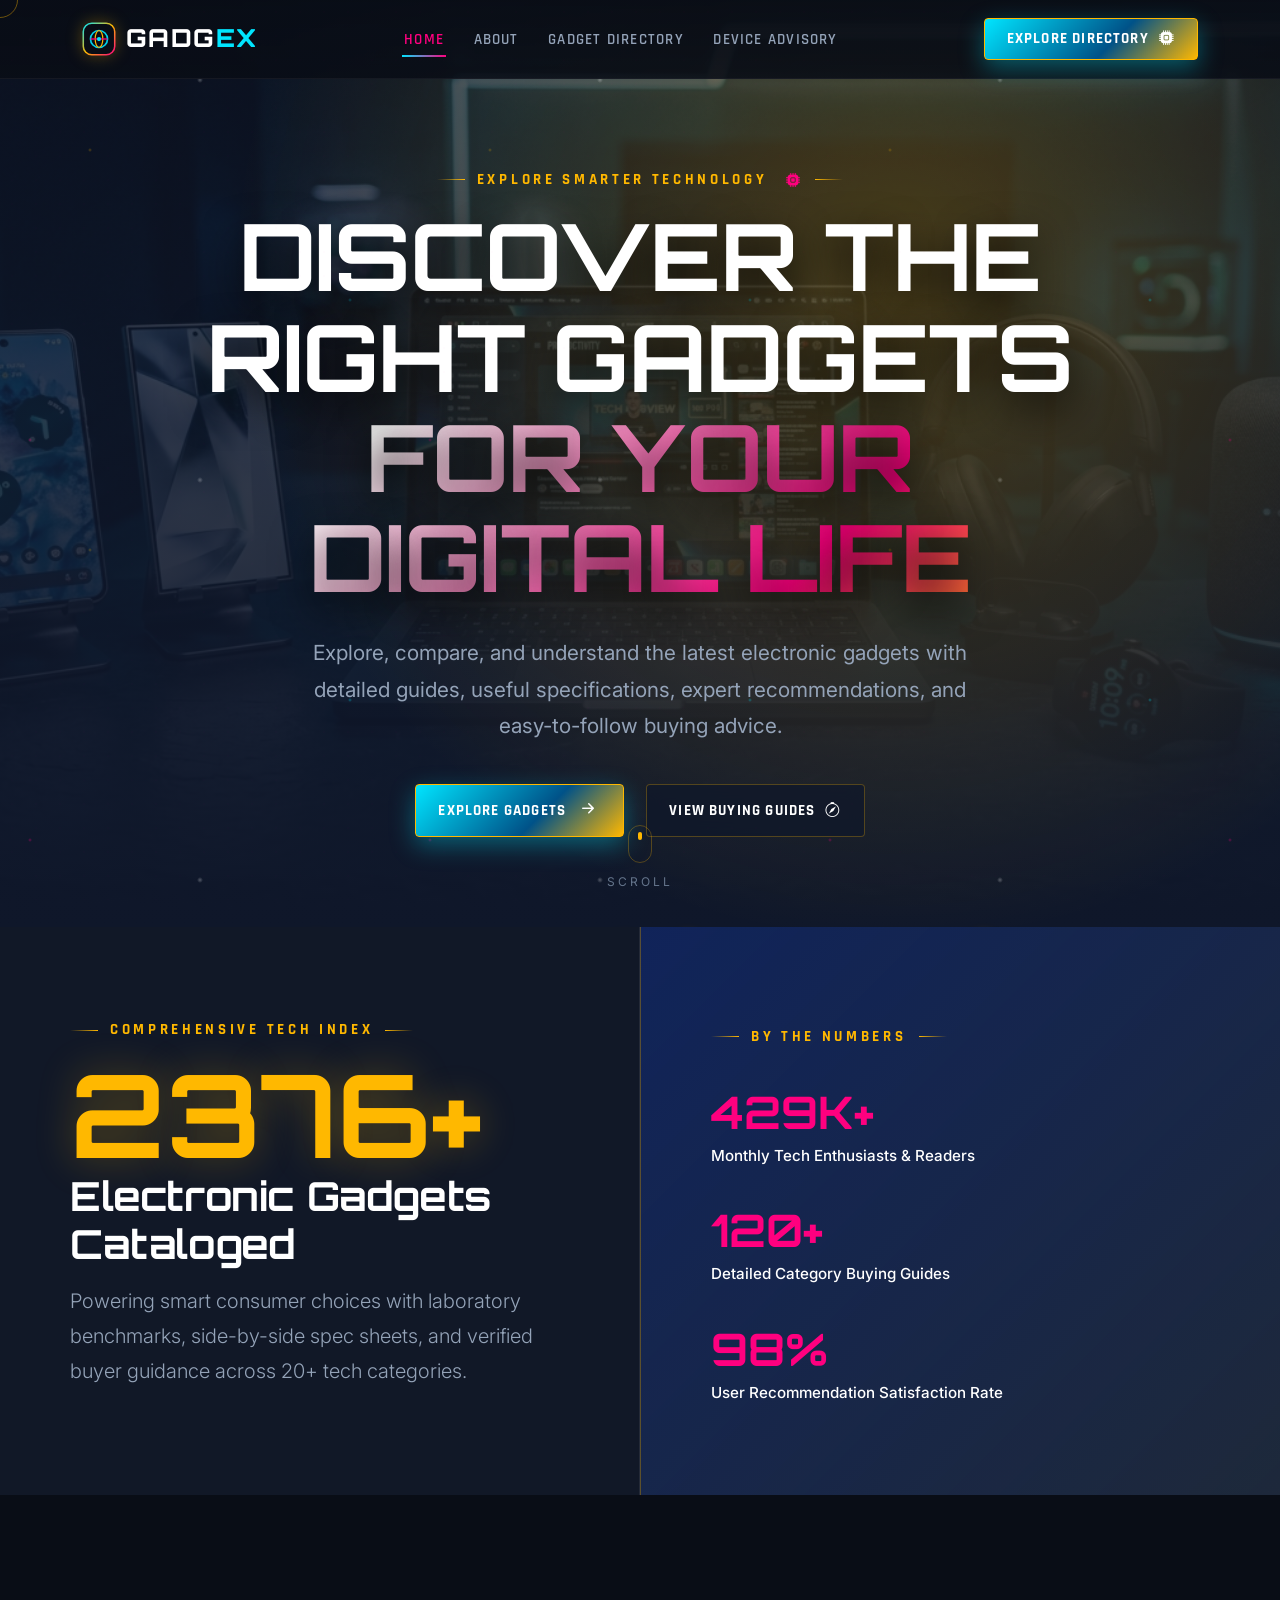
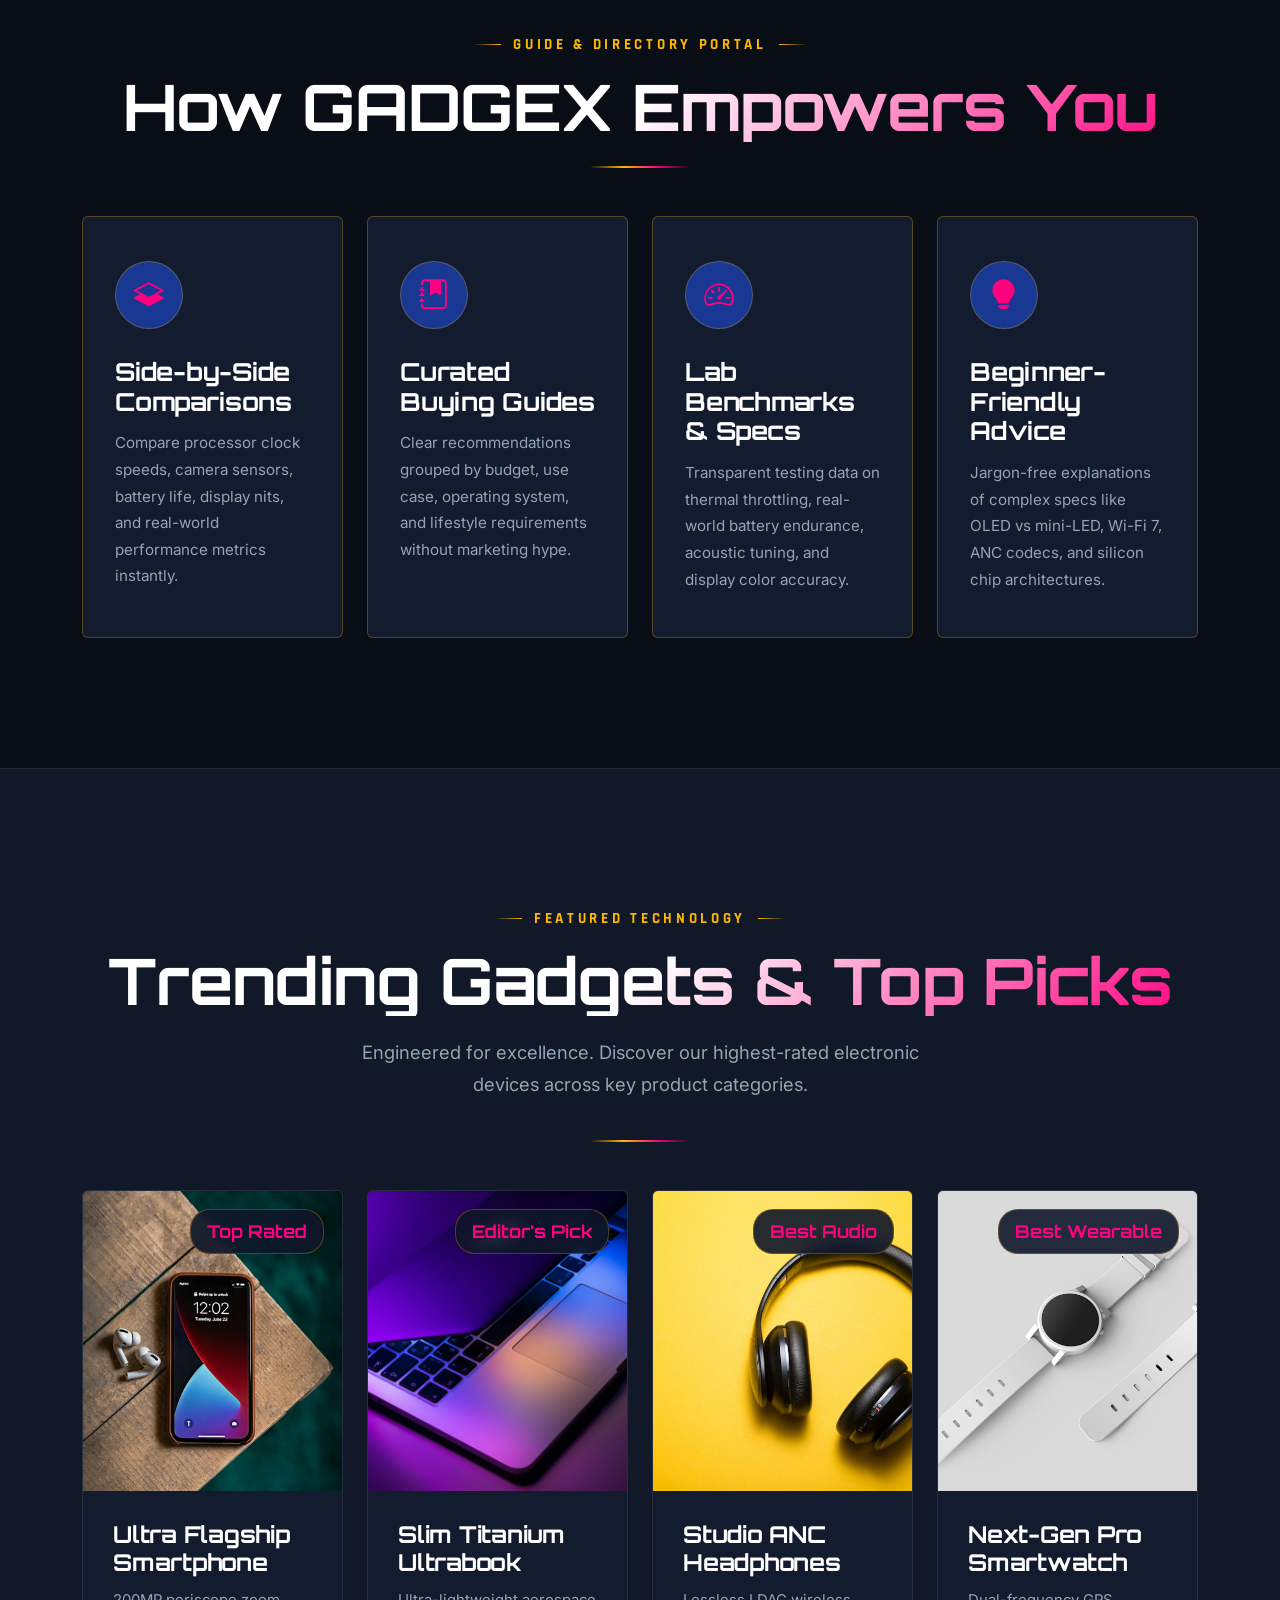
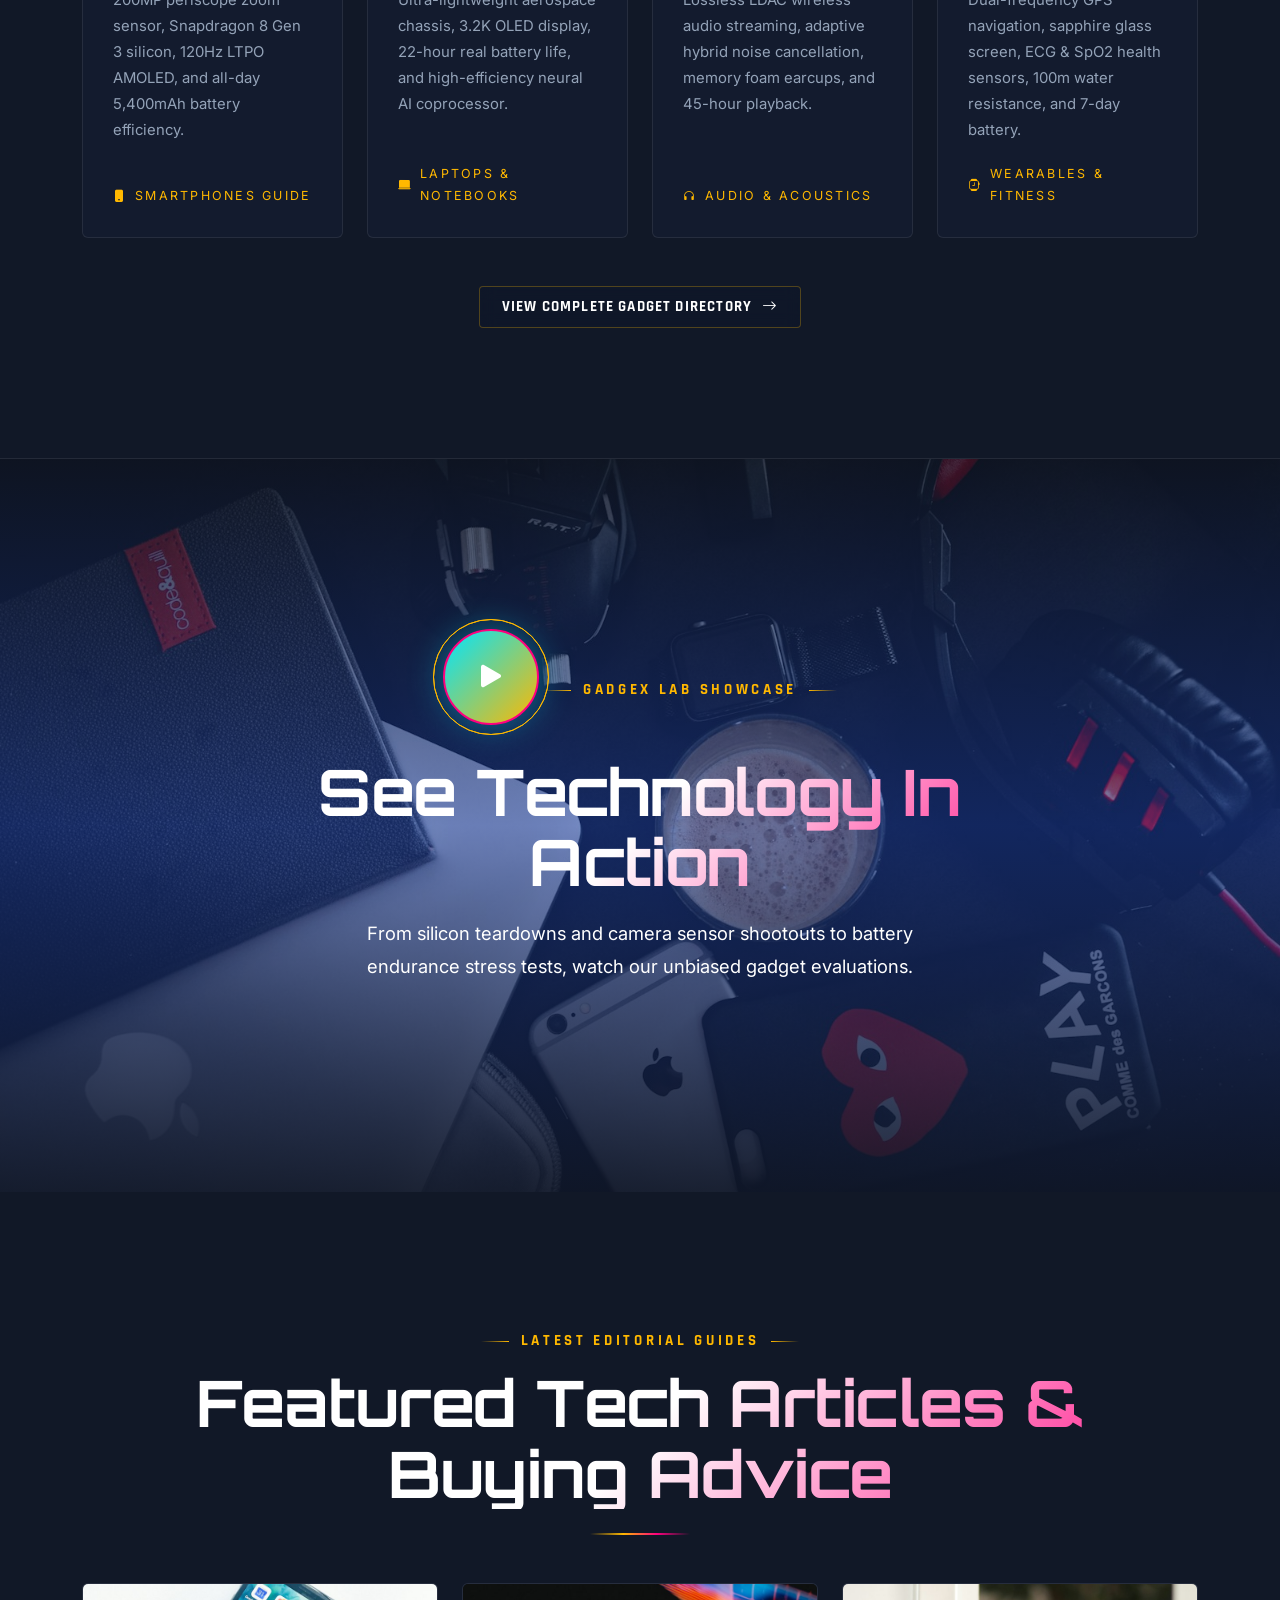
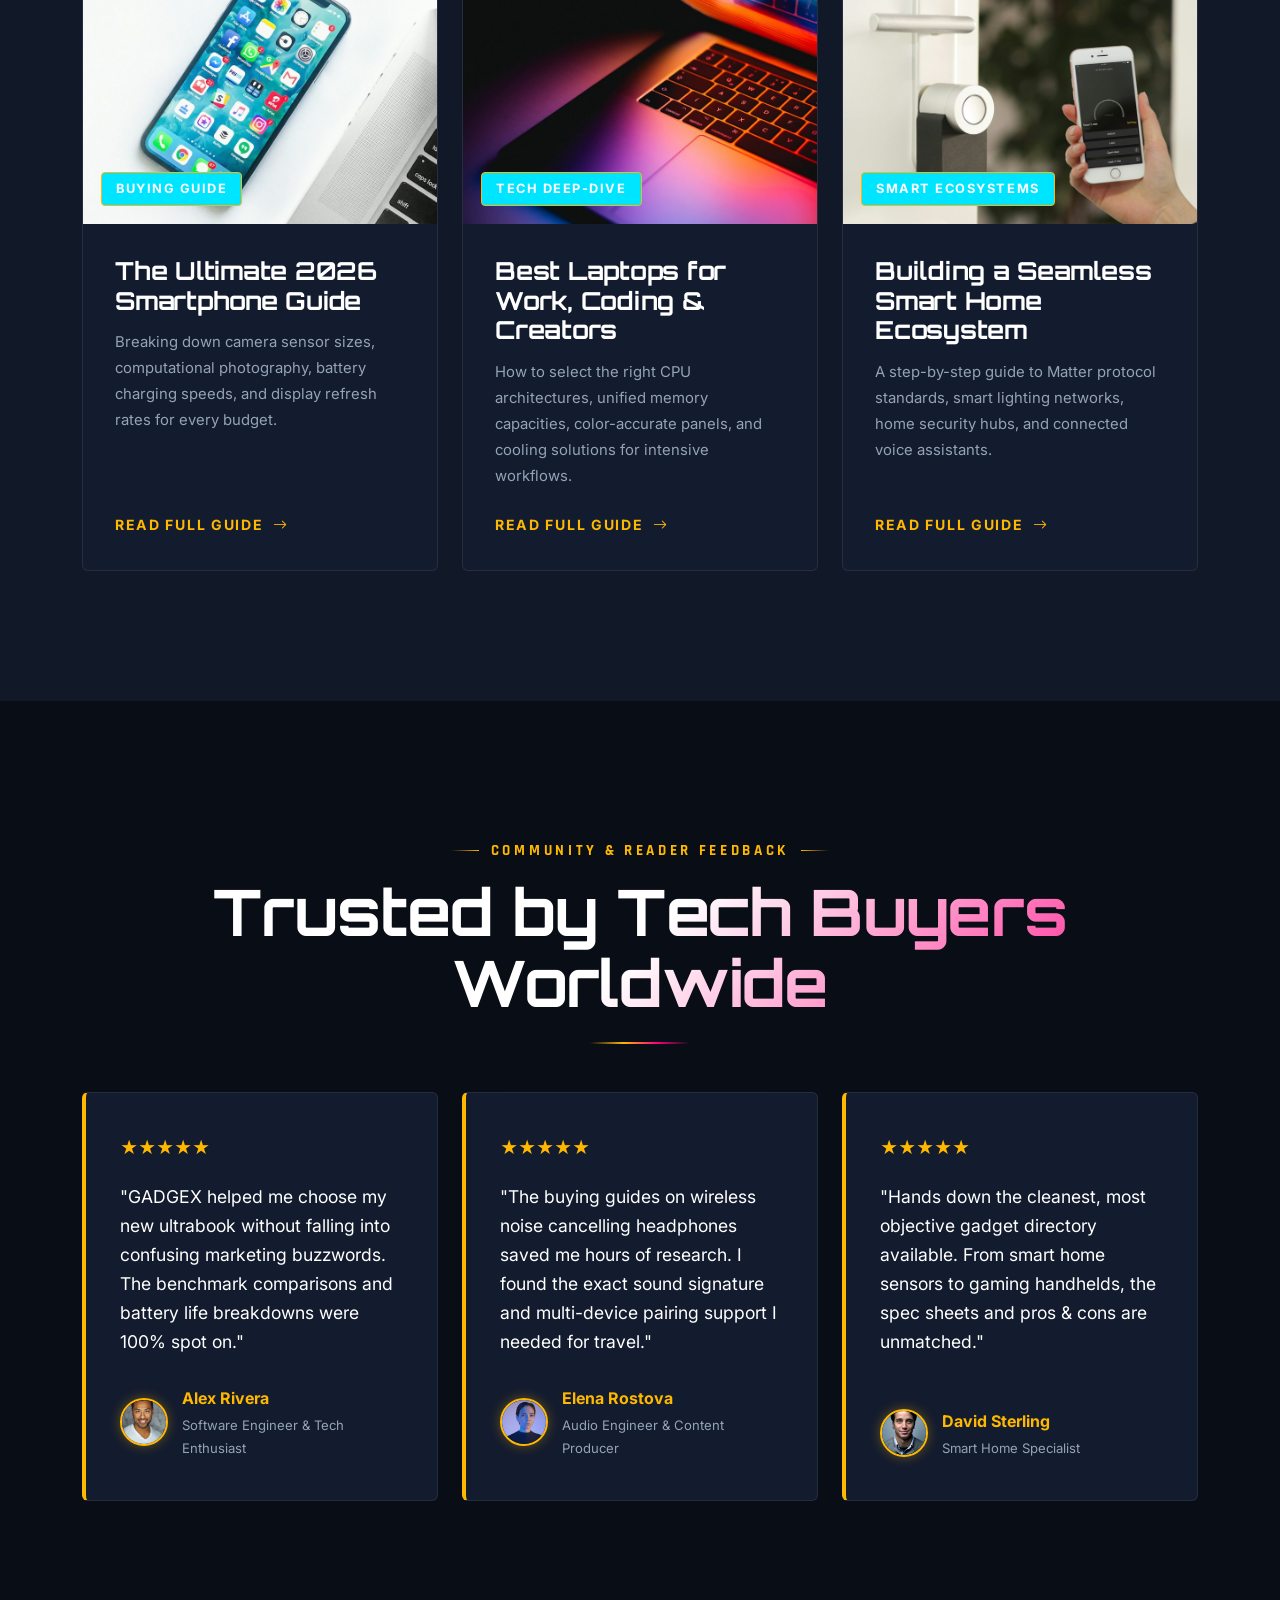
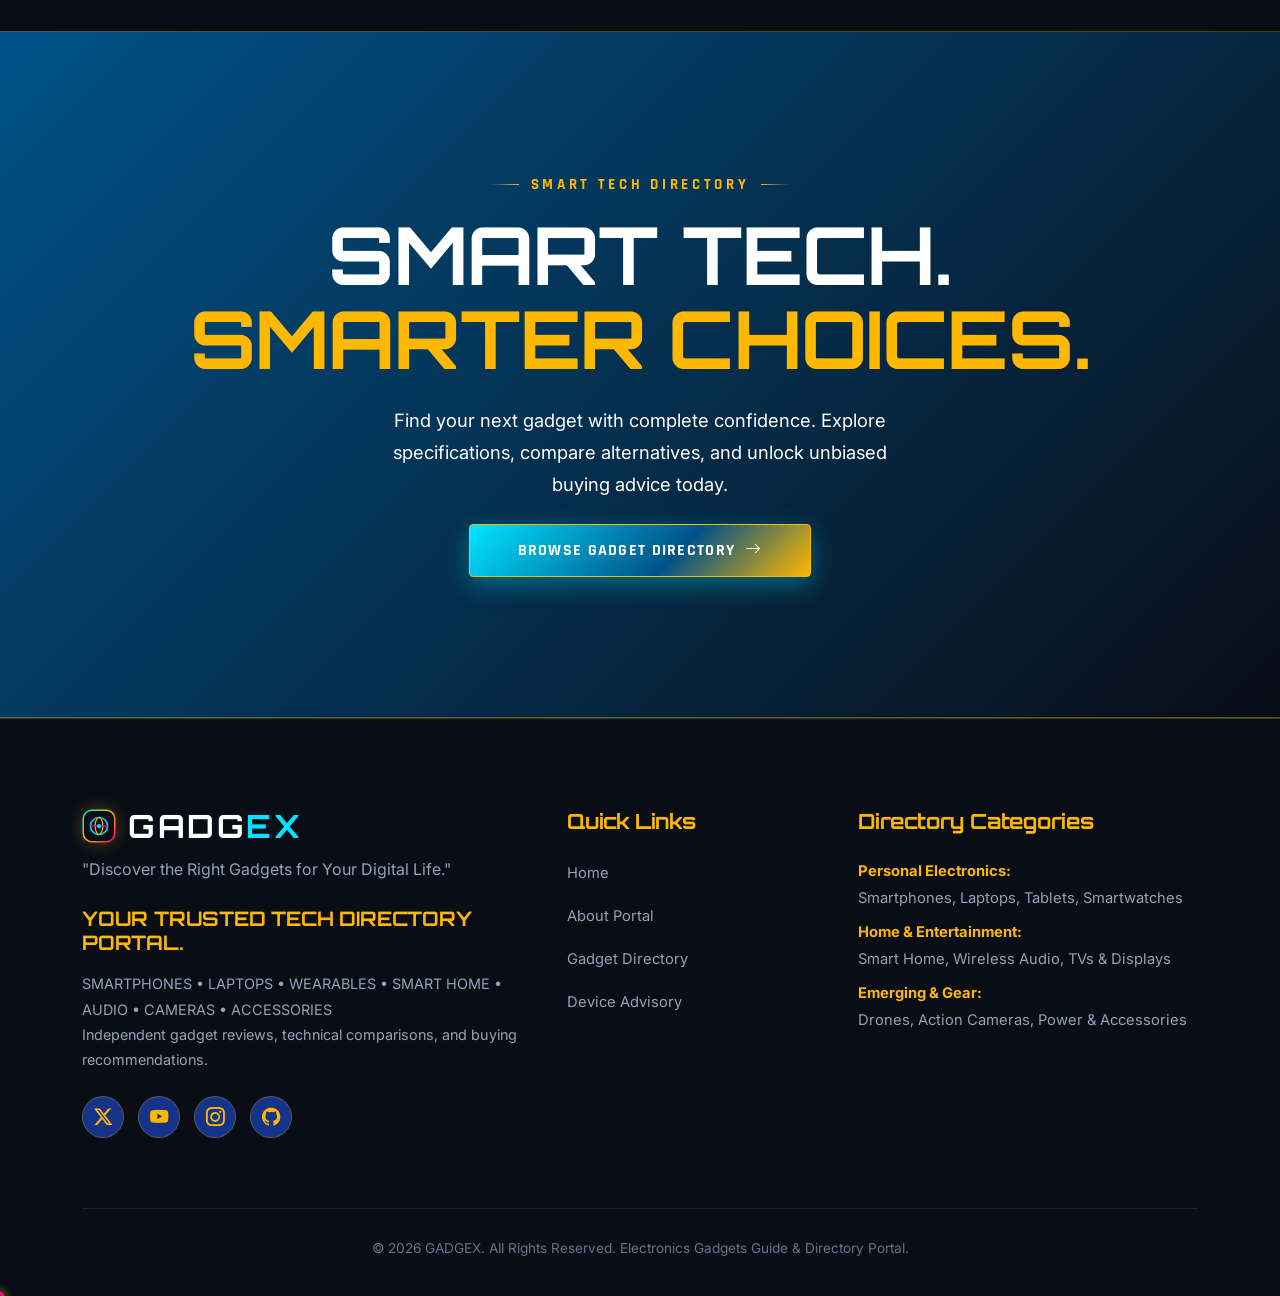
<file: index.html>
<!DOCTYPE html>
<html lang="en">
<head>
  <meta charset="UTF-8">
  <meta name="viewport" content="width=device-width, initial-scale=1.0">
  <title>GADGEX — Electronics Gadgets Guide & Directory Portal</title>
  <meta name="description" content="Discover, compare, and explore modern electronic gadgets with GADGEX. In-depth buying guides, technical specifications, expert reviews, and comprehensive gadget directories.">
  
  <!-- Favicon -->
  <link rel="icon" type="image/svg+xml" href="data:image/svg+xml,<svg xmlns='http://www.w3.org/2000/svg' viewBox='0 0 100 100'><circle cx='50' cy='50' r='45' fill='%2300E5FF'/><circle cx='50' cy='50' r='25' fill='%23FFB800'/><circle cx='50' cy='50' r='10' fill='%23FF007F'/></svg>">

  <!-- Bootstrap 5 & Bootstrap Icons -->
  <link href="https://cdn.jsdelivr.net/npm/bootstrap@5.3.2/dist/css/bootstrap.min.css" rel="stylesheet">
  <link href="https://cdn.jsdelivr.net/npm/bootstrap-icons@1.11.1/font/bootstrap-icons.css" rel="stylesheet">

  <!-- Custom CSS -->
  <link rel="stylesheet" href="assets/css/style.css">
</head>
<body>

  <!-- ==========================================
       HEADER / NAVIGATION
       ========================================== -->
  <header class="navbar-noir">
    <div class="container d-flex align-items-center justify-content-between">
      <a href="index.html" class="brand-logo" id="headerLogo">
        <img src="assets/images/brand-logo-icon.svg" alt="GADGEX Logo" class="brand-logo-icon">
        <span class="brand-logo-text">GADG<span>EX</span></span>
      </a>

      <!-- Desktop Navigation Links -->
      <nav class="d-none d-lg-block">
        <ul class="nav-links">
          <li><a href="index.html" class="nav-link-custom active" id="navHome">Home</a></li>
          <li><a href="about.html" class="nav-link-custom" id="navAbout">About</a></li>
          <li><a href="menu.html" class="nav-link-custom" id="navMenu">Gadget Directory</a></li>
          <li><a href="contact.html" class="nav-link-custom" id="navContact">Device Advisory</a></li>
        </ul>
      </nav>

      <!-- Desktop CTA Button -->
      <div class="d-none d-lg-block btn-nav-desktop">
        <a href="menu.html" class="btn-noir btn-noir-primary" id="headerCtaBtn">
          Explore Directory <i class="bi bi-cpu-fill"></i>
        </a>
      </div>

      <!-- Hamburger Button (Mobile/Tablet Right Side) -->
      <button class="hamburger-toggle d-lg-none" aria-label="Toggle navigation menu" id="hamburgerMenuBtn">
        <i class="bi bi-list"></i>
      </button>
    </div>
  </header>

  <!-- Full-Screen Mobile Navigation Panel -->
  <div class="mobile-nav-panel" id="mobileNavPanel">
    <div class="mobile-nav-header">
      <a href="index.html" class="brand-logo" id="mobileLogo">
        <img src="assets/images/brand-logo-icon.svg" alt="GADGEX Logo" class="brand-logo-icon">
        <span class="brand-logo-text">GADG<span>EX</span></span>
      </a>
      <button class="mobile-nav-close" aria-label="Close navigation menu" id="mobileNavCloseBtn">
        <i class="bi bi-x-lg"></i>
      </button>
    </div>
    <div class="mobile-nav-body">
      <ul class="mobile-nav-links">
        <li><a href="index.html" class="active">Home</a></li>
        <li><a href="about.html">About</a></li>
        <li><a href="menu.html">Gadget Directory</a></li>
        <li><a href="contact.html">Device Advisory</a></li>
      </ul>
      <a href="menu.html" class="btn-noir btn-noir-primary" id="mobileCtaBtn">
        Explore Directory <i class="bi bi-cpu-fill"></i>
      </a>
    </div>
  </div>

  <!-- ==========================================
       HERO SECTION — CINEMATIC LUXURY TECH
       ========================================== -->
  <section class="hero-section" id="heroSection">
    <div class="hero-bg-container">
      <img src="assets/images/hero_bar.jpg" alt="GADGEX Electronics Setup and Showcase" class="hero-bg-image">
    </div>
    <div class="hero-overlay"></div>
    <div class="hero-particles"></div>

    <div class="container hero-content">
      <div class="eyebrow reveal-fade-down" id="heroEyebrow">EXPLORE SMARTER TECHNOLOGY <i class="bi bi-cpu-fill beer-mug-float-icon"></i></div>
      <h1 class="hero-title reveal-fade-up" id="heroTitle">
        DISCOVER THE RIGHT GADGETS<br>
        <span>FOR YOUR DIGITAL LIFE</span>
      </h1>
      <p class="hero-desc reveal-fade-up" data-delay="150" id="heroDesc">
        Explore, compare, and understand the latest electronic gadgets with detailed guides, useful specifications, expert recommendations, and easy-to-follow buying advice.
      </p>
      <div class="hero-ctas reveal-fade-up" data-delay="300">
        <a href="menu.html" class="btn-noir btn-noir-primary" id="heroReserveBtn">
          Explore Gadgets <i class="bi bi-arrow-right-short fs-4"></i>
        </a>
        <a href="about.html" class="btn-noir btn-noir-outline" id="heroExploreMenuBtn">
          View Buying Guides <i class="bi bi-compass"></i>
        </a>
      </div>
    </div>

    <div class="hero-scroll-indicator">
      <div class="mouse-icon">
        <div class="mouse-wheel"></div>
      </div>
      <span>Scroll</span>
    </div>
  </section>

  <!-- ==========================================
       PORTAL STATISTICS (SPLIT LAYOUT)
       ========================================== -->
  <section class="stats-section" id="statsSection">
    <div class="container-fluid p-0">
      <div class="row g-0">
        <!-- Left Side: Dark Charcoal & Tech Glow -->
        <div class="col-lg-6 stats-split-left reveal-slide-left">
          <div class="eyebrow">Comprehensive Tech Index</div>
          <div class="stat-huge-number stat-count" data-target="2500" data-suffix="+">2500+</div>
          <h3 class="font-serif fs-1 text-cream mb-3">Electronic Gadgets Cataloged</h3>
          <p class="text-muted-custom lead" style="max-width: 500px;">
            Powering smart consumer choices with laboratory benchmarks, side-by-side spec sheets, and verified buyer guidance across 20+ tech categories.
          </p>
        </div>

        <!-- Right Side: Cyan / Blue Glow -->
        <div class="col-lg-6 stats-split-right reveal-slide-right">
          <div class="eyebrow">By The Numbers</div>

          <div class="stat-item mt-4">
            <div class="stat-num stat-count" data-target="450" data-suffix="K+">450K+</div>
            <div class="stat-label">Monthly Tech Enthusiasts & Readers</div>
          </div>

          <div class="stat-item">
            <div class="stat-num stat-count" data-target="120" data-suffix="+">120+</div>
            <div class="stat-label">Detailed Category Buying Guides</div>
          </div>

          <div class="stat-item">
            <div class="stat-num stat-count" data-target="98" data-suffix="%">98%</div>
            <div class="stat-label">User Recommendation Satisfaction Rate</div>
          </div>
        </div>
      </div>
    </div>
  </section>

  <!-- ==========================================
       GADGET GUIDE PILLARS & FEATURES
       ========================================== -->
  <section class="experience-section" id="experienceSection">
    <div class="container">
      <div class="text-center mb-5 reveal-fade-up">
        <div class="eyebrow">Guide & Directory Portal</div>
        <h2 class="section-title">How GADGEX Empowers You</h2>
        <div class="gold-line"></div>
      </div>

      <div class="row g-4">
        <!-- 1. In-Depth Comparisons -->
        <div class="col-md-6 col-lg-3 reveal-fade-up" data-delay="100">
          <div class="experience-card" id="expCard1">
            <div class="exp-icon-box">
              <i class="bi bi-layers-half"></i>
            </div>
            <h3 class="exp-title">Side-by-Side Comparisons</h3>
            <p class="exp-desc">
              Compare processor clock speeds, camera sensors, battery life, display nits, and real-world performance metrics instantly.
            </p>
          </div>
        </div>

        <!-- 2. Curated Buying Guides -->
        <div class="col-md-6 col-lg-3 reveal-fade-up" data-delay="200">
          <div class="experience-card" id="expCard2">
            <div class="exp-icon-box">
              <i class="bi bi-journal-bookmark-fill"></i>
            </div>
            <h3 class="exp-title">Curated Buying Guides</h3>
            <p class="exp-desc">
              Clear recommendations grouped by budget, use case, operating system, and lifestyle requirements without marketing hype.
            </p>
          </div>
        </div>

        <!-- 3. Spec Benchmarks & Labs -->
        <div class="col-md-6 col-lg-3 reveal-fade-up" data-delay="300">
          <div class="experience-card" id="expCard3">
            <div class="exp-icon-box">
              <i class="bi bi-speedometer2"></i>
            </div>
            <h3 class="exp-title">Lab Benchmarks & Specs</h3>
            <p class="exp-desc">
              Transparent testing data on thermal throttling, real-world battery endurance, acoustic tuning, and display color accuracy.
            </p>
          </div>
        </div>

        <!-- 4. Beginner-Friendly Advice -->
        <div class="col-md-6 col-lg-3 reveal-fade-up" data-delay="400">
          <div class="experience-card" id="expCard4">
            <div class="exp-icon-box">
              <i class="bi bi-lightbulb-fill"></i>
            </div>
            <h3 class="exp-title">Beginner-Friendly Advice</h3>
            <p class="exp-desc">
              Jargon-free explanations of complex specs like OLED vs mini-LED, Wi-Fi 7, ANC codecs, and silicon chip architectures.
            </p>
          </div>
        </div>
      </div>
    </div>
  </section>

  <!-- ==========================================
       FEATURED GADGETS SHOWCASE SECTION
       ========================================== -->
  <section class="drinks-section" id="drinksSection">
    <div class="container">
      <div class="text-center reveal-fade-up">
        <div class="eyebrow">Featured Technology</div>
        <h2 class="section-title">Trending Gadgets & Top Picks</h2>
        <p class="section-subtitle">
          Engineered for excellence. Discover our highest-rated electronic devices across key product categories.
        </p>
        <div class="gold-line"></div>
      </div>

      <div class="row g-4 mt-2">
        <!-- Gadget 1 -->
        <div class="col-md-6 col-lg-3 reveal-fade-up" data-delay="100">
          <div class="drink-card" id="drinkCard1">
            <div class="drink-img-wrap">
              <img src="assets/images/cocktail_espresso.jpg" alt="Flagship Smartphone Showcase" class="drink-img">
              <span class="drink-badge">Top Rated</span>
            </div>
            <div class="drink-body">
              <h3 class="drink-name">Ultra Flagship Smartphone</h3>
              <p class="drink-desc">
                200MP periscope zoom sensor, Snapdragon 8 Gen 3 silicon, 120Hz LTPO AMOLED, and all-day 5,400mAh battery efficiency.
              </p>
              <div class="drink-accent">
                <i class="bi bi-phone-fill"></i> Smartphones Guide
              </div>
            </div>
          </div>
        </div>

        <!-- Gadget 2 -->
        <div class="col-md-6 col-lg-3 reveal-fade-up" data-delay="200">
          <div class="drink-card" id="drinkCard2">
            <div class="drink-img-wrap">
              <img src="assets/images/cocktail_golden_hour.jpg" alt="Slim Ultrabook Laptop Showcase" class="drink-img">
              <span class="drink-badge">Editor's Pick</span>
            </div>
            <div class="drink-body">
              <h3 class="drink-name">Slim Titanium Ultrabook</h3>
              <p class="drink-desc">
                Ultra-lightweight aerospace chassis, 3.2K OLED display, 22-hour real battery life, and high-efficiency neural AI coprocessor.
              </p>
              <div class="drink-accent">
                <i class="bi bi-laptop-fill"></i> Laptops & Notebooks
              </div>
            </div>
          </div>
        </div>

        <!-- Gadget 3 -->
        <div class="col-md-6 col-lg-3 reveal-fade-up" data-delay="300">
          <div class="drink-card" id="drinkCard3">
            <div class="drink-img-wrap">
              <img src="assets/images/cocktail_negroni.jpg" alt="Wireless Noise Cancelling Headphones" class="drink-img">
              <span class="drink-badge">Best Audio</span>
            </div>
            <div class="drink-body">
              <h3 class="drink-name">Studio ANC Headphones</h3>
              <p class="drink-desc">
                Lossless LDAC wireless audio streaming, adaptive hybrid noise cancellation, memory foam earcups, and 45-hour playback.
              </p>
              <div class="drink-accent">
                <i class="bi bi-headphones"></i> Audio & Acoustics
              </div>
            </div>
          </div>
        </div>

        <!-- Gadget 4 -->
        <div class="col-md-6 col-lg-3 reveal-fade-up" data-delay="400">
          <div class="drink-card" id="drinkCard4">
            <div class="drink-img-wrap">
              <img src="assets/images/cocktail_mojito.jpg" alt="Smartwatch Fitness Tracker Showcase" class="drink-img">
              <span class="drink-badge">Best Wearable</span>
            </div>
            <div class="drink-body">
              <h3 class="drink-name">Next-Gen Pro Smartwatch</h3>
              <p class="drink-desc">
                Dual-frequency GPS navigation, sapphire glass screen, ECG & SpO2 health sensors, 100m water resistance, and 7-day battery.
              </p>
              <div class="drink-accent">
                <i class="bi bi-smartwatch"></i> Wearables & Fitness
              </div>
            </div>
          </div>
        </div>
      </div>

      <div class="text-center mt-5 reveal-fade-up">
        <a href="menu.html" class="btn-noir btn-noir-outline">
          View Complete Gadget Directory <i class="bi bi-arrow-right"></i>
        </a>
      </div>
    </div>
  </section>

  <!-- ==========================================
       ATMOSPHERIC TECH SHOWCASE VIDEO SECTION
       ========================================== -->
  <section class="video-section" id="videoSection">
    <img src="assets/images/video_thumb.jpg" alt="Electronics Gadgets Teardown and Lab Testing" class="video-bg">
    <div class="video-overlay"></div>

    <div class="container video-content reveal-scale">
      <div class="play-btn-pulse" id="videoPlayBtn" role="button" aria-label="Play gadget video review showcase">
        <i class="bi bi-play-fill"></i>
      </div>
      <div class="eyebrow">GADGEX Lab Showcase</div>
      <h2 class="section-title">See Technology In Action</h2>
      <p class="section-subtitle text-cream">
        From silicon teardowns and camera sensor shootouts to battery endurance stress tests, watch our unbiased gadget evaluations.
      </p>
    </div>
  </section>

  <!-- Modal Lightbox for Video -->
  <div class="video-lightbox-modal" id="videoLightboxModal">
    <div class="lightbox-content">
      <button class="lightbox-close" id="lightboxCloseBtn"><i class="bi bi-x-lg"></i></button>
      <div class="p-4 text-center">
        <div class="eyebrow mb-2">GADGEX VIDEO LABS</div>
        <h3 class="mb-3 font-serif fs-2">Hands-On Gadget Analysis</h3>
        <img src="assets/images/video_thumb.jpg" alt="Gadget review testing lab showcase" class="img-fluid rounded mb-3">
        <p class="text-muted-custom mb-4">Explore high-speed thermal camera tests, wireless signal range analysis, audio acoustic graphs, and comprehensive side-by-side benchmark showdowns.</p>
        <a href="menu.html" class="btn-noir btn-noir-primary">Browse All Product Guides <i class="bi bi-arrow-right"></i></a>
      </div>
    </div>
  </div>

  <!-- ==========================================
       BUYING GUIDES & TRENDS SECTION
       ========================================== -->
  <section class="events-section" id="eventsSection">
    <div class="container">
      <div class="text-center reveal-fade-up">
        <div class="eyebrow">Latest Editorial Guides</div>
        <h2 class="section-title">Featured Tech Articles & Buying Advice</h2>
        <div class="gold-line"></div>
      </div>

      <div class="row g-4 mt-2">
        <!-- Guide 1 -->
        <div class="col-md-4 reveal-fade-up" data-delay="100">
          <div class="event-card" id="eventCard1">
            <div class="event-img-wrap">
              <img src="assets/images/event_friday.jpg" alt="Smartphone Camera Shootout and Guide" class="event-img">
              <span class="event-date-tag">Buying Guide</span>
            </div>
            <div class="event-content">
              <h3 class="event-title">The Ultimate 2026 Smartphone Guide</h3>
              <p class="event-desc">
                Breaking down camera sensor sizes, computational photography, battery charging speeds, and display refresh rates for every budget.
              </p>
              <a href="menu.html" class="event-link">
                Read Full Guide <i class="bi bi-arrow-right"></i>
              </a>
            </div>
          </div>
        </div>

        <!-- Guide 2 -->
        <div class="col-md-4 reveal-fade-up" data-delay="200">
          <div class="event-card" id="eventCard2">
            <div class="event-img-wrap">
              <img src="assets/images/event_saturday.jpg" alt="Laptop and Ultrabook Comparison Guide" class="event-img">
              <span class="event-date-tag">Tech Deep-Dive</span>
            </div>
            <div class="event-content">
              <h3 class="event-title">Best Laptops for Work, Coding & Creators</h3>
              <p class="event-desc">
                How to select the right CPU architectures, unified memory capacities, color-accurate panels, and cooling solutions for intensive workflows.
              </p>
              <a href="menu.html" class="event-link">
                Read Full Guide <i class="bi bi-arrow-right"></i>
              </a>
            </div>
          </div>
        </div>

        <!-- Guide 3 -->
        <div class="col-md-4 reveal-fade-up" data-delay="300">
          <div class="event-card" id="eventCard3">
            <div class="event-img-wrap">
              <img src="assets/images/event_sunday.jpg" alt="Smart Home and Connected Devices Guide" class="event-img">
              <span class="event-date-tag">Smart Ecosystems</span>
            </div>
            <div class="event-content">
              <h3 class="event-title">Building a Seamless Smart Home Ecosystem</h3>
              <p class="event-desc">
                A step-by-step guide to Matter protocol standards, smart lighting networks, home security hubs, and connected voice assistants.
              </p>
              <a href="menu.html" class="event-link">
                Read Full Guide <i class="bi bi-arrow-right"></i>
              </a>
            </div>
          </div>
        </div>
      </div>
    </div>
  </section>

  <!-- ==========================================
       TESTIMONIALS SECTION
       ========================================== -->
  <section class="testimonials-section" id="testimonialsSection">
    <div class="container">
      <div class="text-center reveal-fade-up">
        <div class="eyebrow">Community & Reader Feedback</div>
        <h2 class="section-title">Trusted by Tech Buyers Worldwide</h2>
        <div class="gold-line"></div>
      </div>

      <div class="row g-4 mt-2">
        <div class="col-lg-4 col-md-12 reveal-fade-up" data-delay="100">
          <div class="testimonial-card">
            <div class="stars">★★★★★</div>
            <p class="testimonial-quote">
              "GADGEX helped me choose my new ultrabook without falling into confusing marketing buzzwords. The benchmark comparisons and battery life breakdowns were 100% spot on."
            </p>
            <div class="author-box">
              <img src="assets/images/author1.jpg" alt="Alex Rivera Avatar" class="author-avatar">
              <div>
                <div class="author-name">Alex Rivera</div>
                <div class="author-role">Software Engineer & Tech Enthusiast</div>
              </div>
            </div>
          </div>
        </div>

        <div class="col-lg-4 col-md-12 reveal-fade-up" data-delay="200">
          <div class="testimonial-card">
            <div class="stars">★★★★★</div>
            <p class="testimonial-quote">
              "The buying guides on wireless noise cancelling headphones saved me hours of research. I found the exact sound signature and multi-device pairing support I needed for travel."
            </p>
            <div class="author-box">
              <img src="assets/images/author2.jpg" alt="Elena Rostova Avatar" class="author-avatar">
              <div>
                <div class="author-name">Elena Rostova</div>
                <div class="author-role">Audio Engineer & Content Producer</div>
              </div>
            </div>
          </div>
        </div>

        <div class="col-lg-4 col-md-12 reveal-fade-up" data-delay="300">
          <div class="testimonial-card">
            <div class="stars">★★★★★</div>
            <p class="testimonial-quote">
              "Hands down the cleanest, most objective gadget directory available. From smart home sensors to gaming handhelds, the spec sheets and pros & cons are unmatched."
            </p>
            <div class="author-box">
              <img src="assets/images/author3.jpg" alt="David Sterling Avatar" class="author-avatar">
              <div>
                <div class="author-name">David Sterling</div>
                <div class="author-role">Smart Home Specialist</div>
              </div>
            </div>
          </div>
        </div>
      </div>
    </div>
  </section>

  <!-- ==========================================
       DRAMATIC CTA SECTION
       ========================================== -->
  <section class="dramatic-cta-section" id="dramaticCtaSection">
    <div class="container reveal-scale text-center d-flex flex-column align-items-center">
      <div class="eyebrow">Smart Tech Directory</div>
      <h2 class="dramatic-cta-title">
        SMART TECH.<br>
        <span>SMARTER CHOICES.</span>
      </h2>
      <p class="section-subtitle text-cream mb-4 mx-auto" style="max-width: 550px;">
        Find your next gadget with complete confidence. Explore specifications, compare alternatives, and unlock unbiased buying advice today.
      </p>
      <a href="menu.html" class="btn-noir btn-noir-primary py-3 px-5 fs-6">
        BROWSE GADGET DIRECTORY <i class="bi bi-arrow-right"></i>
      </a>
    </div>
  </section>

  <!-- ==========================================
       FOOTER
       ========================================== -->
  <footer class="footer-noir">
    <div class="container">
      <div class="row g-5">
        <!-- Left: Brand Info & Editorial Statement -->
        <div class="col-lg-5 col-md-12 mb-4 mb-lg-0">
          <a href="index.html" class="footer-brand" id="footerLogo">
            <img src="assets/images/brand-logo-icon.svg" alt="GADGEX Logo" class="brand-logo-icon">
            <span class="brand-logo-text">GADG<span>EX</span></span>
          </a>
          <p class="footer-tagline">"Discover the Right Gadgets for Your Digital Life."</p>
          <h4 class="font-serif text-gold fs-5 mb-3">YOUR TRUSTED TECH DIRECTORY PORTAL.</h4>
          <p class="text-muted-custom text-small" style="font-size: 0.9rem;">
            SMARTPHONES • LAPTOPS • WEARABLES • SMART HOME • AUDIO • CAMERAS • ACCESSORIES<br>
            Independent gadget reviews, technical comparisons, and buying recommendations.
          </p>
          <div class="social-icons mt-4">
            <a href="#" class="social-icon-btn" aria-label="Twitter X"><i class="bi bi-twitter-x"></i></a>
            <a href="#" class="social-icon-btn" aria-label="YouTube"><i class="bi bi-youtube"></i></a>
            <a href="#" class="social-icon-btn" aria-label="Instagram"><i class="bi bi-instagram"></i></a>
            <a href="#" class="social-icon-btn" aria-label="GitHub"><i class="bi bi-github"></i></a>
          </div>
        </div>

        <!-- Middle: Quick Links -->
        <div class="col-6 col-md-6 col-lg-3">
          <h4 class="footer-heading">Quick Links</h4>
          <ul class="footer-links">
            <li><a href="index.html">Home</a></li>
            <li><a href="about.html">About Portal</a></li>
            <li><a href="menu.html">Gadget Directory</a></li>
            <li><a href="contact.html">Device Advisory</a></li>
          </ul>
        </div>

        <!-- Right: Directory Categories -->
        <div class="col-6 col-md-6 col-lg-4">
          <h4 class="footer-heading">Directory Categories</h4>
          <div class="text-muted-custom" style="font-size: 0.92rem; line-height: 1.8;">
            <p class="mb-2"><strong class="text-gold">Personal Electronics:</strong><br>Smartphones, Laptops, Tablets, Smartwatches</p>
            <p class="mb-2"><strong class="text-gold">Home & Entertainment:</strong><br>Smart Home, Wireless Audio, TVs & Displays</p>
            <p class="mb-0"><strong class="text-gold">Emerging & Gear:</strong><br>Drones, Action Cameras, Power & Accessories</p>
          </div>
        </div>
      </div>

      <div class="footer-bottom">
        <p class="mb-0">&copy; 2026 GADGEX. All Rights Reserved. Electronics Gadgets Guide & Directory Portal.</p>
      </div>
    </div>
  </footer>

  <!-- Back to Top Button -->
  <button id="backToTopBtn" class="back-to-top-btn" aria-label="Back to top">
    <i class="bi bi-chevron-up"></i>
  </button>

  <!-- Bootstrap 5 JS Bundle -->
  <script src="https://cdn.jsdelivr.net/npm/bootstrap@5.3.2/dist/js/bootstrap.bundle.min.js"></script>
  <!-- Custom JS -->
  <script src="assets/js/main.js"></script>
</body>
</html>
</file>
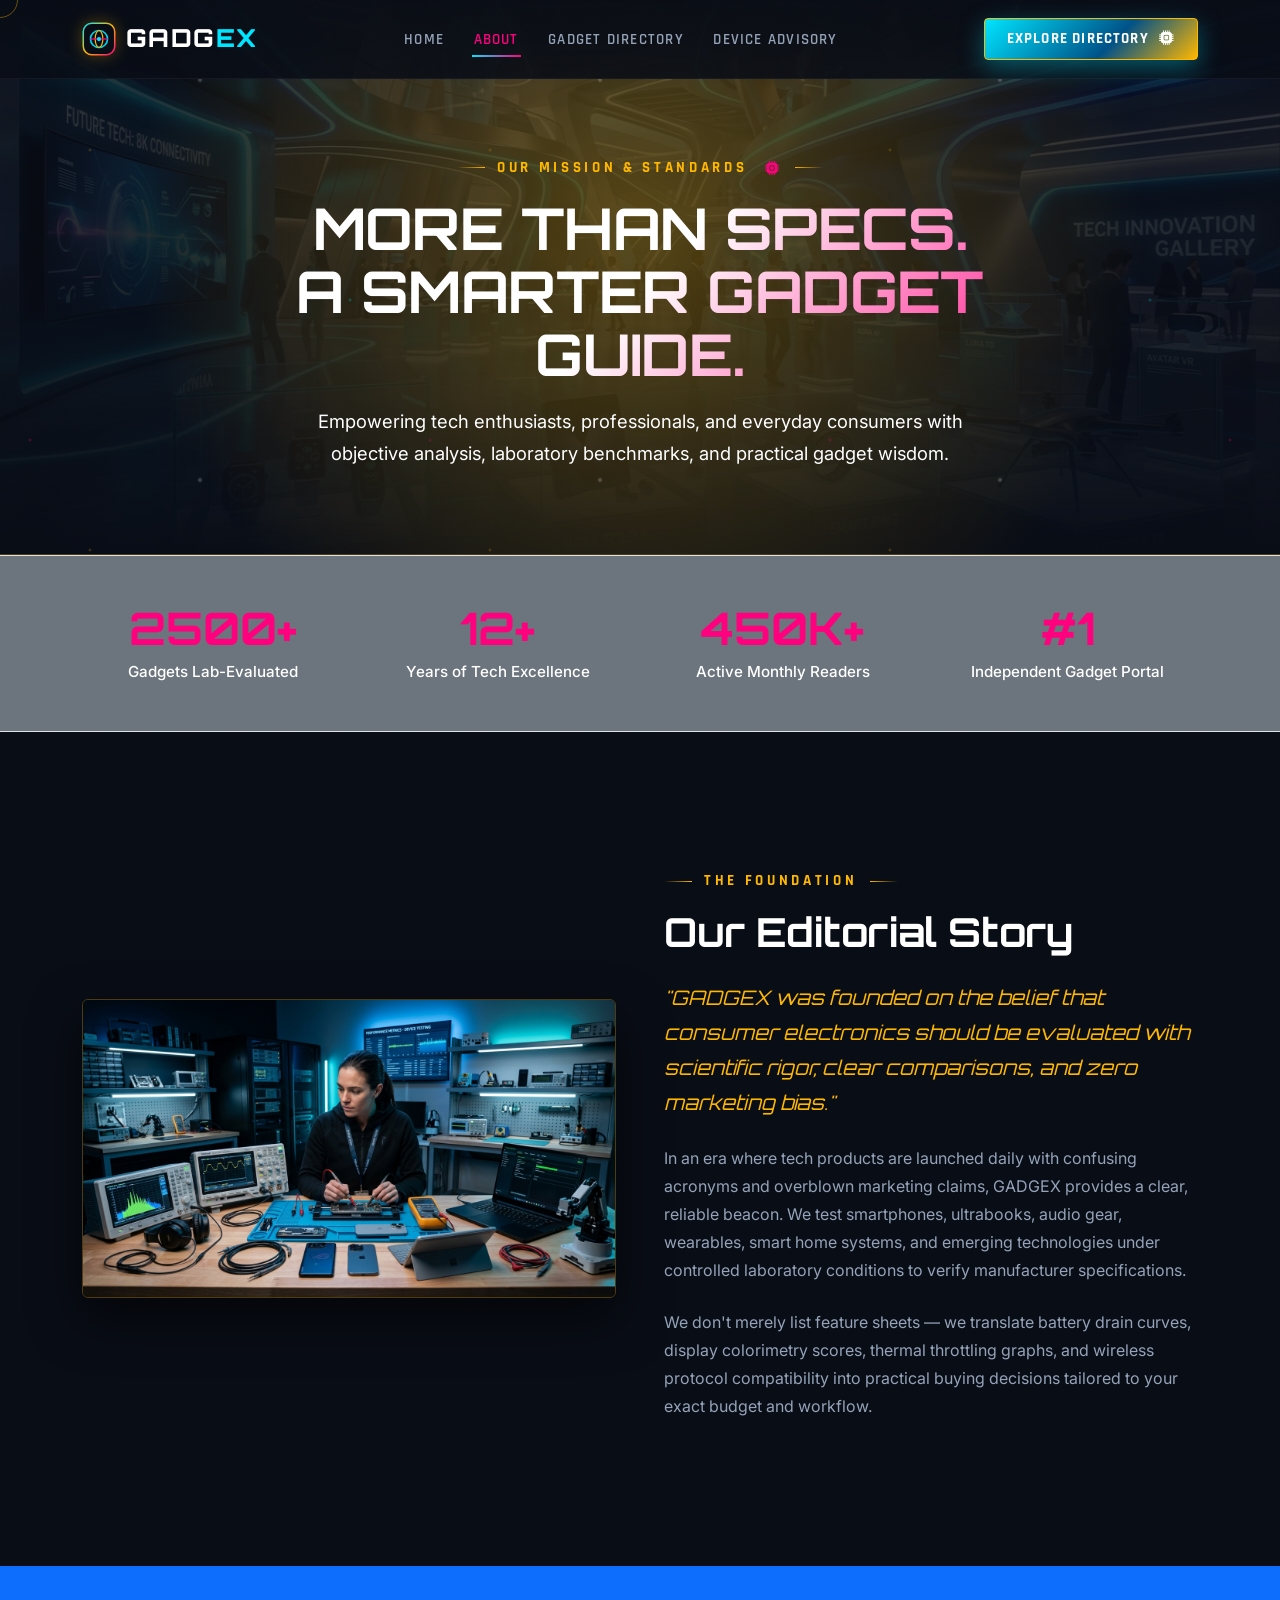
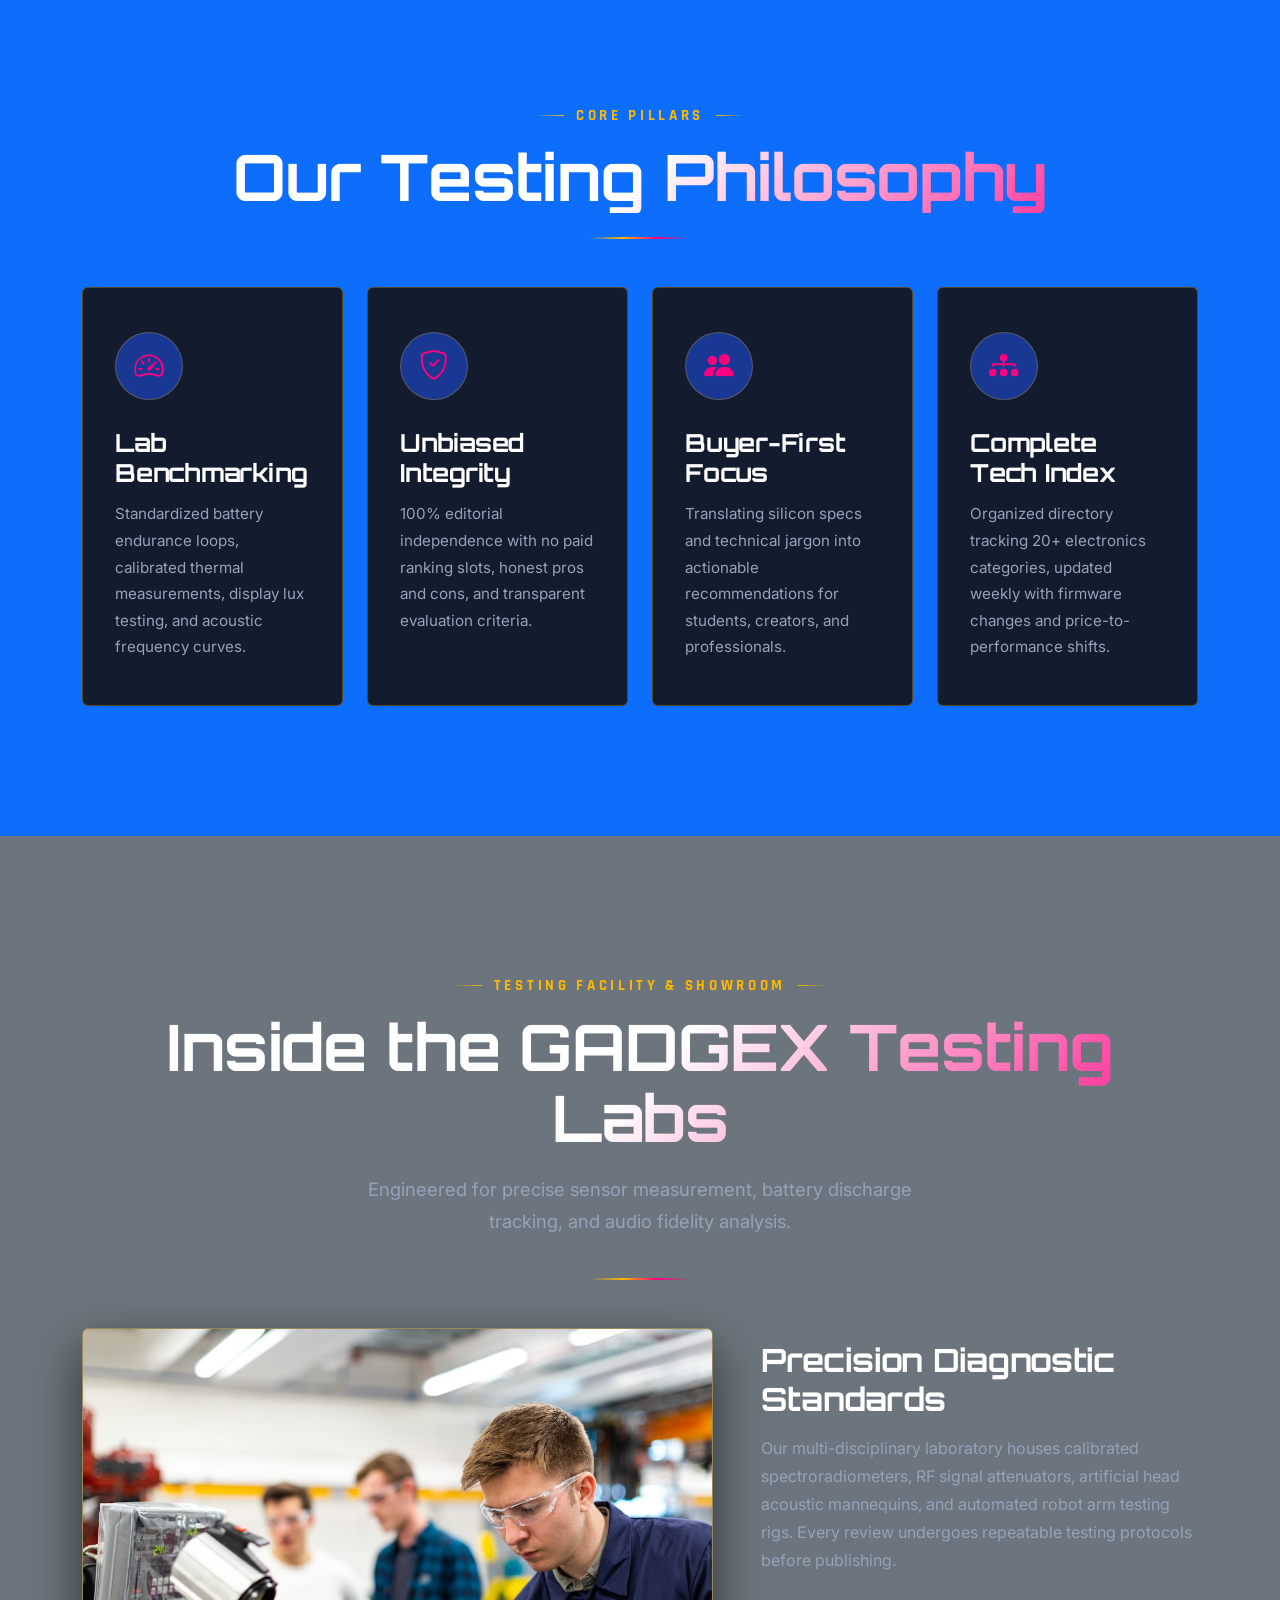
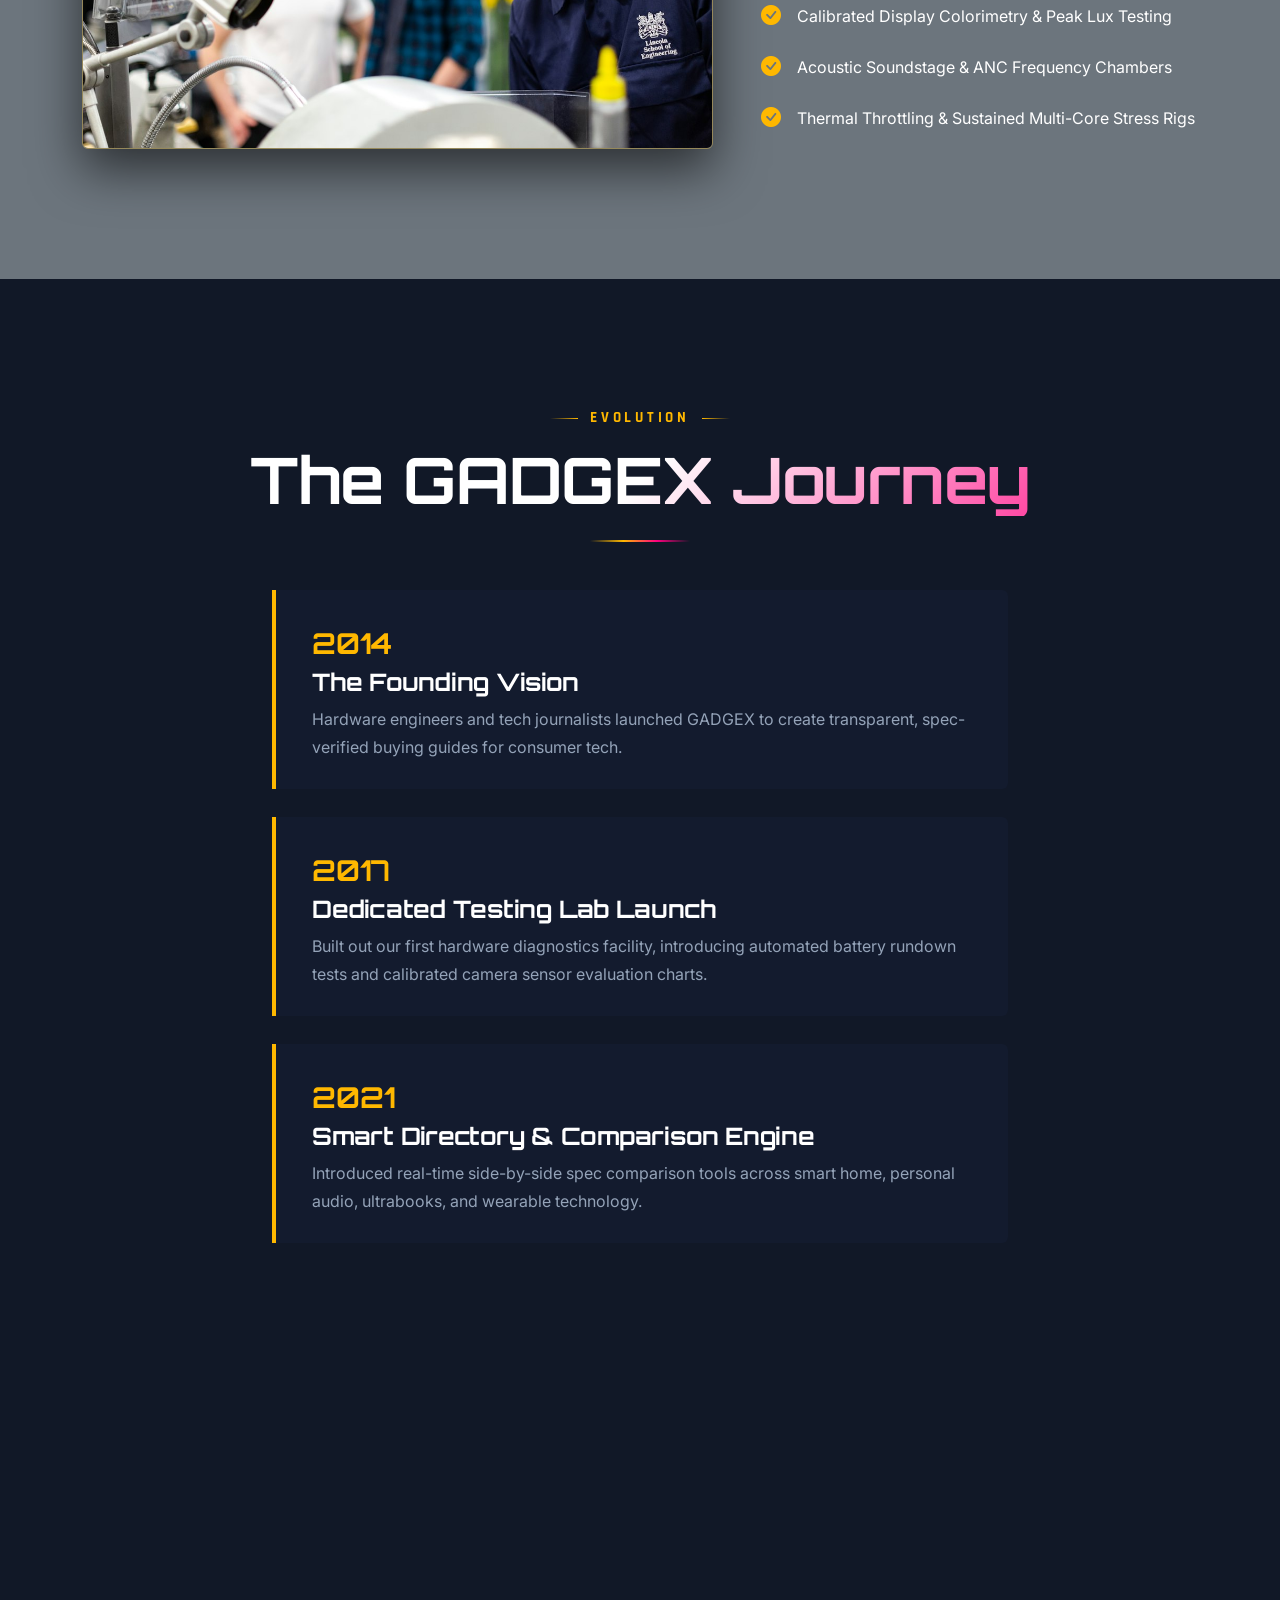
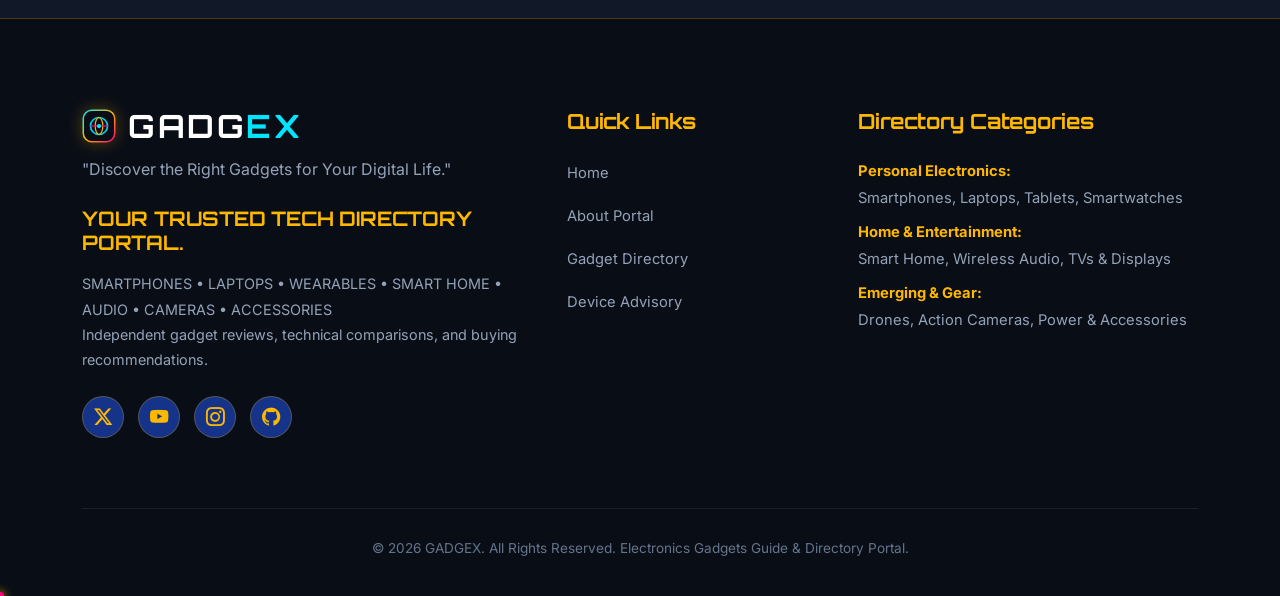
<file: about.html>
<!DOCTYPE html>
<html lang="en">
<head>
  <meta charset="UTF-8">
  <meta name="viewport" content="width=device-width, initial-scale=1.0">
  <title>About Us — GADGEX | Electronics Gadgets Guide & Directory Portal</title>
  <meta name="description" content="Learn about GADGEX's mission to provide honest, lab-tested gadget comparisons, comprehensive buying guides, and a modern consumer electronics directory.">
  
  <!-- Favicon -->
  <link rel="icon" type="image/svg+xml" href="data:image/svg+xml,<svg xmlns='http://www.w3.org/2000/svg' viewBox='0 0 100 100'><circle cx='50' cy='50' r='45' fill='%2300E5FF'/><circle cx='50' cy='50' r='25' fill='%23FFB800'/><circle cx='50' cy='50' r='10' fill='%23FF007F'/></svg>">

  <!-- Bootstrap 5 & Bootstrap Icons -->
  <link href="https://cdn.jsdelivr.net/npm/bootstrap@5.3.2/dist/css/bootstrap.min.css" rel="stylesheet">
  <link href="https://cdn.jsdelivr.net/npm/bootstrap-icons@1.11.1/font/bootstrap-icons.css" rel="stylesheet">

  <!-- Custom CSS -->
  <link rel="stylesheet" href="assets/css/style.css">
</head>
<body>

  <!-- ==========================================
       HEADER / NAVIGATION
       ========================================== -->
  <header class="navbar-noir">
    <div class="container d-flex align-items-center justify-content-between">
      <a href="index.html" class="brand-logo" id="headerLogo">
        <img src="assets/images/brand-logo-icon.svg" alt="GADGEX Logo" class="brand-logo-icon">
        <span class="brand-logo-text">GADG<span>EX</span></span>
      </a>

      <!-- Desktop Navigation Links -->
      <nav class="d-none d-lg-block">
        <ul class="nav-links">
          <li><a href="index.html" class="nav-link-custom" id="navHome">Home</a></li>
          <li><a href="about.html" class="nav-link-custom active" id="navAbout">About</a></li>
          <li><a href="menu.html" class="nav-link-custom" id="navMenu">Gadget Directory</a></li>
          <li><a href="contact.html" class="nav-link-custom" id="navContact">Device Advisory</a></li>
        </ul>
      </nav>

      <!-- Desktop CTA Button -->
      <div class="d-none d-lg-block btn-nav-desktop">
        <a href="menu.html" class="btn-noir btn-noir-primary" id="headerCtaBtn">
          Explore Directory <i class="bi bi-cpu-fill"></i>
        </a>
      </div>

      <!-- Hamburger Button (Mobile/Tablet Right Side) -->
      <button class="hamburger-toggle d-lg-none" aria-label="Toggle navigation menu" id="hamburgerMenuBtn">
        <i class="bi bi-list"></i>
      </button>
    </div>
  </header>

  <!-- Full-Screen Mobile Navigation Panel -->
  <div class="mobile-nav-panel" id="mobileNavPanel">
    <div class="mobile-nav-header">
      <a href="index.html" class="brand-logo" id="mobileLogo">
        <img src="assets/images/brand-logo-icon.svg" alt="GADGEX Logo" class="brand-logo-icon">
        <span class="brand-logo-text">GADG<span>EX</span></span>
      </a>
      <button class="mobile-nav-close" aria-label="Close navigation menu" id="mobileNavCloseBtn">
        <i class="bi bi-x-lg"></i>
      </button>
    </div>
    <div class="mobile-nav-body">
      <ul class="mobile-nav-links">
        <li><a href="index.html">Home</a></li>
        <li><a href="about.html" class="active">About</a></li>
        <li><a href="menu.html">Gadget Directory</a></li>
        <li><a href="contact.html">Device Advisory</a></li>
      </ul>
      <a href="menu.html" class="btn-noir btn-noir-primary" id="mobileCtaBtn">
        Explore Directory <i class="bi bi-cpu-fill"></i>
      </a>
    </div>
  </div>

  <!-- ==========================================
       PAGE HERO
       ========================================== -->
  <section class="page-hero">
    <div class="page-hero-bg-container">
      <img src="assets/images/about_space.jpg" alt="GADGEX Electronics Testing and Showroom" class="page-hero-bg-image">
    </div>
    <div class="page-hero-overlay"></div>
    <div class="hero-particles"></div>

    <div class="container page-hero-content">
      <div class="eyebrow reveal-fade-down">Our Mission & Standards <i class="bi bi-cpu-fill beer-mug-float-icon"></i></div>
      <h1 class="section-title reveal-fade-up">MORE THAN SPECS.<br><span class="text-gold font-serif">A SMARTER GADGET GUIDE.</span></h1>
      <p class="section-subtitle text-cream reveal-fade-up" data-delay="150">
        Empowering tech enthusiasts, professionals, and everyday consumers with objective analysis, laboratory benchmarks, and practical gadget wisdom.
      </p>
    </div>
  </section>

  <!-- ==========================================
       BRAND STATISTICS COUNTER
       ========================================== -->
  <section class="stats-section bg-secondary py-5 border-top border-bottom border-subtle">
    <div class="container">
      <div class="row text-center g-4">
        <div class="col-6 col-md-3 reveal-fade-up" data-delay="100">
          <div class="stat-num stat-count" data-target="2500" data-suffix="+">2500+</div>
          <div class="stat-label">Gadgets Lab-Evaluated</div>
        </div>
        <div class="col-6 col-md-3 reveal-fade-up" data-delay="200">
          <div class="stat-num stat-count" data-target="12" data-suffix="+">12+</div>
          <div class="stat-label">Years of Tech Excellence</div>
        </div>
        <div class="col-6 col-md-3 reveal-fade-up" data-delay="300">
          <div class="stat-num stat-count" data-target="450" data-suffix="K+">450K+</div>
          <div class="stat-label">Active Monthly Readers</div>
        </div>
        <div class="col-6 col-md-3 reveal-fade-up" data-delay="400">
          <div class="stat-num stat-count" data-prefix="#" data-target="1" data-suffix="">#1</div>
          <div class="stat-label">Independent Gadget Portal</div>
        </div>
      </div>
    </div>
  </section>

  <!-- ==========================================
       OUR STORY SECTION
       ========================================== -->
  <section class="story-section" id="storySection">
    <div class="container">
      <div class="row align-items-center g-5">
        <div class="col-lg-6 reveal-slide-left">
          <div class="story-img-box">
            <img src="assets/images/about_hero.jpg" alt="Hardware testing engineer measuring gadget performance">
          </div>
        </div>

        <div class="col-lg-6 reveal-slide-right">
          <div class="eyebrow">The Foundation</div>
          <h2 class="font-serif fs-1 mb-4 text-cream">Our Editorial Story</h2>
          <p class="lead text-gold font-serif fst-italic mb-4">
            "GADGEX was founded on the belief that consumer electronics should be evaluated with scientific rigor, clear comparisons, and zero marketing bias."
          </p>
          <p class="text-muted-custom mb-4">
            In an era where tech products are launched daily with confusing acronyms and overblown marketing claims, GADGEX provides a clear, reliable beacon. We test smartphones, ultrabooks, audio gear, wearables, smart home systems, and emerging technologies under controlled laboratory conditions to verify manufacturer specifications.
          </p>
          <p class="text-muted-custom">
            We don't merely list feature sheets — we translate battery drain curves, display colorimetry scores, thermal throttling graphs, and wireless protocol compatibility into practical buying decisions tailored to your exact budget and workflow.
          </p>
        </div>
      </div>
    </div>
  </section>

  <!-- ==========================================
       OUR PHILOSOPHY
       ========================================== -->
  <section class="experience-section bg-primary" id="philosophySection">
    <div class="container">
      <div class="text-center mb-5 reveal-fade-up">
        <div class="eyebrow">Core Pillars</div>
        <h2 class="section-title">Our Testing Philosophy</h2>
        <div class="gold-line"></div>
      </div>

      <div class="row g-4">
        <!-- 1. Lab-Driven Benchmarking -->
        <div class="col-md-6 col-lg-3 reveal-fade-up" data-delay="100">
          <div class="experience-card">
            <div class="exp-icon-box">
              <i class="bi bi-speedometer2"></i>
            </div>
            <h3 class="exp-title">Lab Benchmarking</h3>
            <p class="exp-desc">
              Standardized battery endurance loops, calibrated thermal measurements, display lux testing, and acoustic frequency curves.
            </p>
          </div>
        </div>

        <!-- 2. Independent Integrity -->
        <div class="col-md-6 col-lg-3 reveal-fade-up" data-delay="200">
          <div class="experience-card">
            <div class="exp-icon-box">
              <i class="bi bi-shield-check"></i>
            </div>
            <h3 class="exp-title">Unbiased Integrity</h3>
            <p class="exp-desc">
              100% editorial independence with no paid ranking slots, honest pros and cons, and transparent evaluation criteria.
            </p>
          </div>
        </div>

        <!-- 3. Consumer-Centric Advice -->
        <div class="col-md-6 col-lg-3 reveal-fade-up" data-delay="300">
          <div class="experience-card">
            <div class="exp-icon-box">
              <i class="bi bi-people-fill"></i>
            </div>
            <h3 class="exp-title">Buyer-First Focus</h3>
            <p class="exp-desc">
              Translating silicon specs and technical jargon into actionable recommendations for students, creators, and professionals.
            </p>
          </div>
        </div>

        <!-- 4. Comprehensive Directory -->
        <div class="col-md-6 col-lg-3 reveal-fade-up" data-delay="400">
          <div class="experience-card">
            <div class="exp-icon-box">
              <i class="bi bi-diagram-3-fill"></i>
            </div>
            <h3 class="exp-title">Complete Tech Index</h3>
            <p class="exp-desc">
              Organized directory tracking 20+ electronics categories, updated weekly with firmware changes and price-to-performance shifts.
            </p>
          </div>
        </div>
      </div>
    </div>
  </section>

  <!-- ==========================================
       OUR TESTING LABS & SHOWROOM SECTION
       ========================================== -->
  <section class="story-section bg-secondary" id="spaceSection">
    <div class="container">
      <div class="text-center mb-5 reveal-fade-up">
        <div class="eyebrow">Testing Facility & Showroom</div>
        <h2 class="section-title">Inside the GADGEX Testing Labs</h2>
        <p class="section-subtitle">Engineered for precise sensor measurement, battery discharge tracking, and audio fidelity analysis.</p>
        <div class="gold-line"></div>
      </div>

      <div class="row align-items-center g-5">
        <div class="col-lg-7 reveal-slide-left">
          <div class="story-img-box">
            <img src="assets/images/lab_diagnostics.jpg" alt="GADGEX Hardware Diagnostics and Lab Testing Rig">
          </div>
        </div>
        <div class="col-lg-5 reveal-slide-right">
          <h3 class="font-serif fs-2 text-cream mb-3">Precision Diagnostic Standards</h3>
          <p class="text-muted-custom mb-4">
            Our multi-disciplinary laboratory houses calibrated spectroradiometers, RF signal attenuators, artificial head acoustic mannequins, and automated robot arm testing rigs. Every review undergoes repeatable testing protocols before publishing.
          </p>
          <div class="d-flex flex-column gap-3">
            <div class="d-flex align-items-center gap-3">
              <i class="bi bi-check-circle-fill text-gold fs-5"></i>
              <span class="text-cream">Calibrated Display Colorimetry & Peak Lux Testing</span>
            </div>
            <div class="d-flex align-items-center gap-3">
              <i class="bi bi-check-circle-fill text-gold fs-5"></i>
              <span class="text-cream">Acoustic Soundstage & ANC Frequency Chambers</span>
            </div>
            <div class="d-flex align-items-center gap-3">
              <i class="bi bi-check-circle-fill text-gold fs-5"></i>
              <span class="text-cream">Thermal Throttling & Sustained Multi-Core Stress Rigs</span>
            </div>
          </div>
        </div>
      </div>
    </div>
  </section>

  <!-- ==========================================
       TIMELINE SECTION
       ========================================== -->
  <section class="timeline-section" id="timelineSection">
    <div class="container">
      <div class="text-center mb-5 reveal-fade-up">
        <div class="eyebrow">Evolution</div>
        <h2 class="section-title">The GADGEX Journey</h2>
        <div class="gold-line"></div>
      </div>

      <div class="row justify-content-center">
        <div class="col-lg-8">
          <!-- 2014 -->
          <div class="timeline-item reveal-fade-up" data-delay="100">
            <div class="timeline-year">2014</div>
            <h4 class="font-serif text-cream mb-2">The Founding Vision</h4>
            <p class="text-muted-custom mb-0">Hardware engineers and tech journalists launched GADGEX to create transparent, spec-verified buying guides for consumer tech.</p>
          </div>

          <!-- 2017 -->
          <div class="timeline-item reveal-fade-up" data-delay="200">
            <div class="timeline-year">2017</div>
            <h4 class="font-serif text-cream mb-2">Dedicated Testing Lab Launch</h4>
            <p class="text-muted-custom mb-0">Built out our first hardware diagnostics facility, introducing automated battery rundown tests and calibrated camera sensor evaluation charts.</p>
          </div>

          <!-- 2021 -->
          <div class="timeline-item reveal-fade-up" data-delay="300">
            <div class="timeline-year">2021</div>
            <h4 class="font-serif text-cream mb-2">Smart Directory & Comparison Engine</h4>
            <p class="text-muted-custom mb-0">Introduced real-time side-by-side spec comparison tools across smart home, personal audio, ultrabooks, and wearable technology.</p>
          </div>

          <!-- 2026 -->
          <div class="timeline-item reveal-fade-up" data-delay="400">
            <div class="timeline-year">2026</div>
            <h4 class="font-serif text-cream mb-2">Global Tech Directory Portal</h4>
            <p class="text-muted-custom mb-0">Over 2,500 cataloged electronic gadgets, trusted by over 450,000 monthly readers seeking unbiased buying guidance and technical clarity.</p>
          </div>
        </div>
      </div>
    </div>
  </section>

  <!-- ==========================================
       FOOTER
       ========================================== -->
  <footer class="footer-noir">
    <div class="container">
      <div class="row g-5">
        <!-- Left: Brand Info -->
        <div class="col-lg-5 col-md-12 mb-4 mb-lg-0">
          <a href="index.html" class="footer-brand" id="footerLogo">
            <img src="assets/images/brand-logo-icon.svg" alt="GADGEX Logo" class="brand-logo-icon">
            <span class="brand-logo-text">GADG<span>EX</span></span>
          </a>
          <p class="footer-tagline">"Discover the Right Gadgets for Your Digital Life."</p>
          <h4 class="font-serif text-gold fs-5 mb-3">YOUR TRUSTED TECH DIRECTORY PORTAL.</h4>
          <p class="text-muted-custom text-small" style="font-size: 0.9rem;">
            SMARTPHONES • LAPTOPS • WEARABLES • SMART HOME • AUDIO • CAMERAS • ACCESSORIES<br>
            Independent gadget reviews, technical comparisons, and buying recommendations.
          </p>
          <div class="social-icons mt-4">
            <a href="#" class="social-icon-btn" aria-label="Twitter X"><i class="bi bi-twitter-x"></i></a>
            <a href="#" class="social-icon-btn" aria-label="YouTube"><i class="bi bi-youtube"></i></a>
            <a href="#" class="social-icon-btn" aria-label="Instagram"><i class="bi bi-instagram"></i></a>
            <a href="#" class="social-icon-btn" aria-label="GitHub"><i class="bi bi-github"></i></a>
          </div>
        </div>

        <!-- Middle: Quick Links -->
        <div class="col-6 col-md-6 col-lg-3">
          <h4 class="footer-heading">Quick Links</h4>
          <ul class="footer-links">
            <li><a href="index.html">Home</a></li>
            <li><a href="about.html">About Portal</a></li>
            <li><a href="menu.html">Gadget Directory</a></li>
            <li><a href="contact.html">Device Advisory</a></li>
          </ul>
        </div>

        <!-- Right: Directory Categories -->
        <div class="col-6 col-md-6 col-lg-4">
          <h4 class="footer-heading">Directory Categories</h4>
          <div class="text-muted-custom" style="font-size: 0.92rem; line-height: 1.8;">
            <p class="mb-2"><strong class="text-gold">Personal Electronics:</strong><br>Smartphones, Laptops, Tablets, Smartwatches</p>
            <p class="mb-2"><strong class="text-gold">Home & Entertainment:</strong><br>Smart Home, Wireless Audio, TVs & Displays</p>
            <p class="mb-0"><strong class="text-gold">Emerging & Gear:</strong><br>Drones, Action Cameras, Power & Accessories</p>
          </div>
        </div>
      </div>

      <div class="footer-bottom">
        <p class="mb-0">&copy; 2026 GADGEX. All Rights Reserved. Electronics Gadgets Guide & Directory Portal.</p>
      </div>
    </div>
  </footer>

  <!-- Back to Top Button -->
  <button id="backToTopBtn" class="back-to-top-btn" aria-label="Back to top">
    <i class="bi bi-chevron-up"></i>
  </button>

  <!-- Bootstrap 5 JS Bundle -->
  <script src="https://cdn.jsdelivr.net/npm/bootstrap@5.3.2/dist/js/bootstrap.bundle.min.js"></script>
  <!-- Custom JS -->
  <script src="assets/js/main.js"></script>
</body>
</html>
</file>
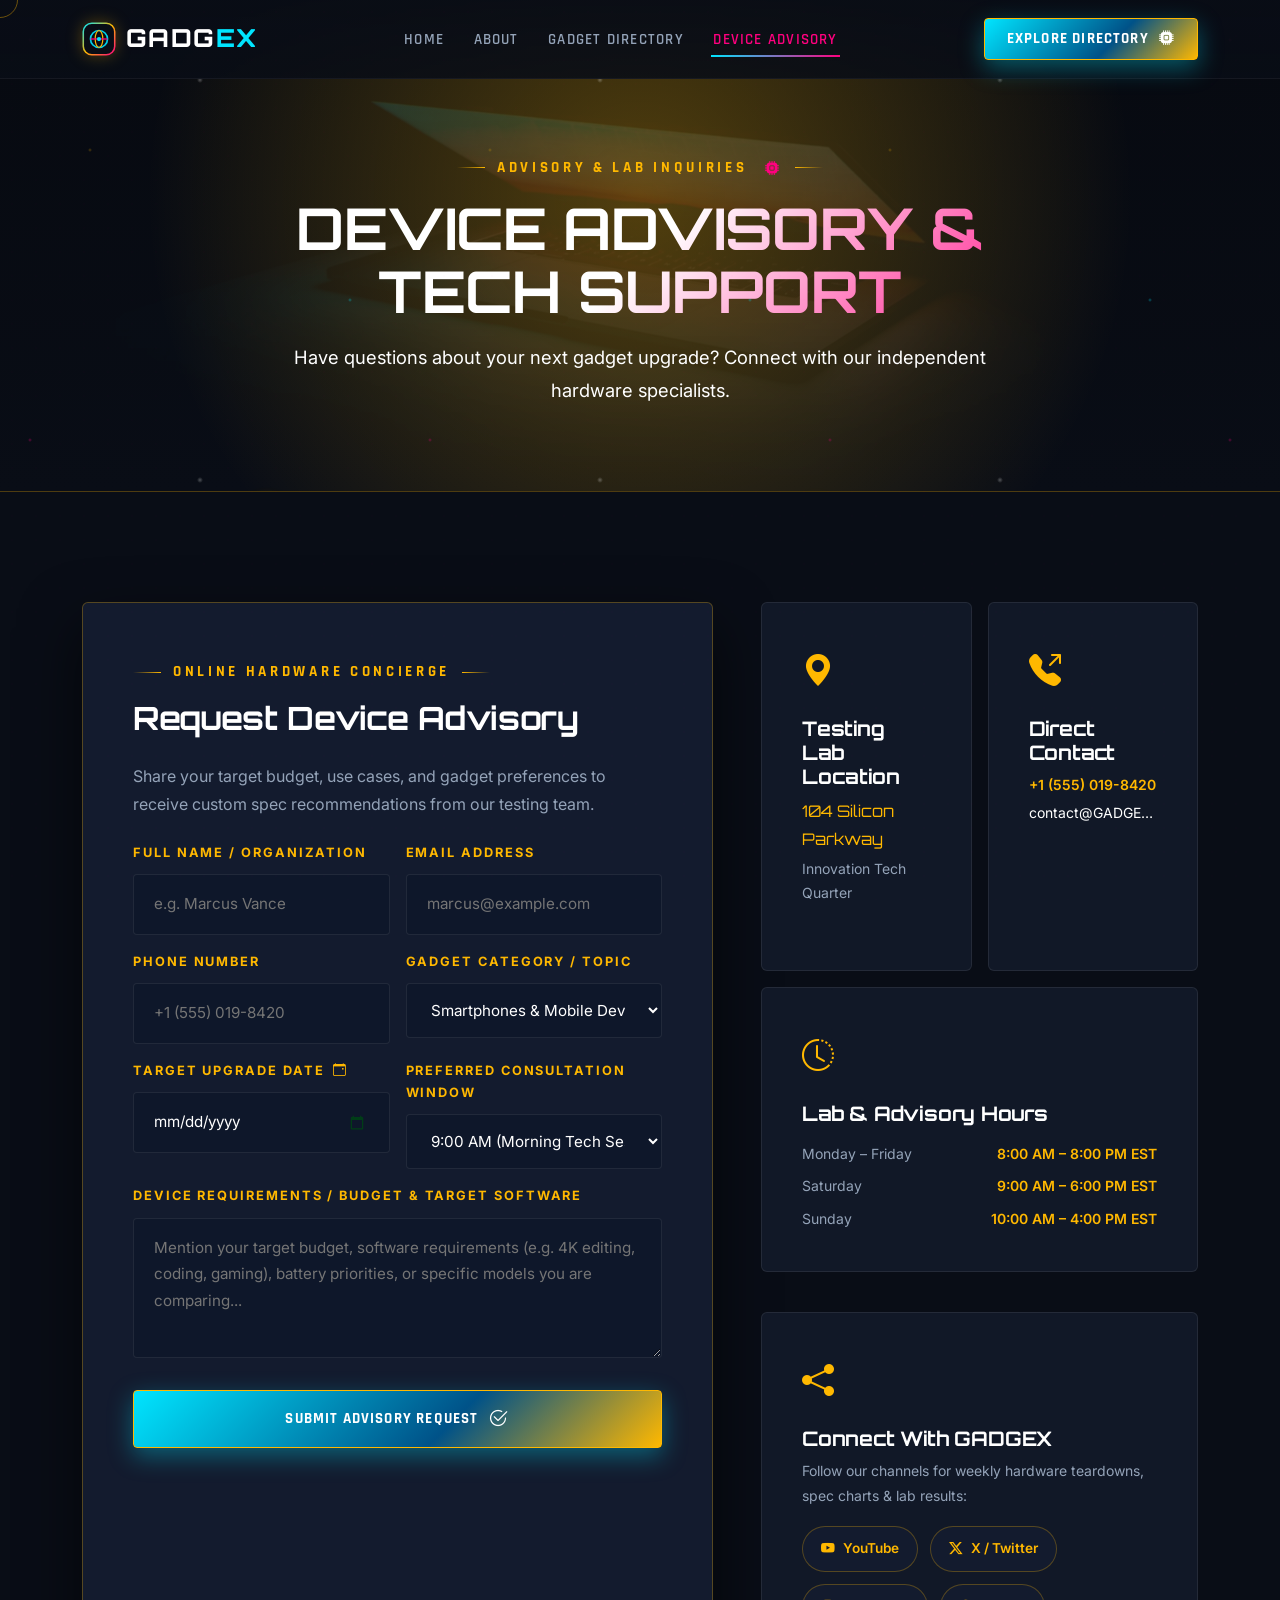
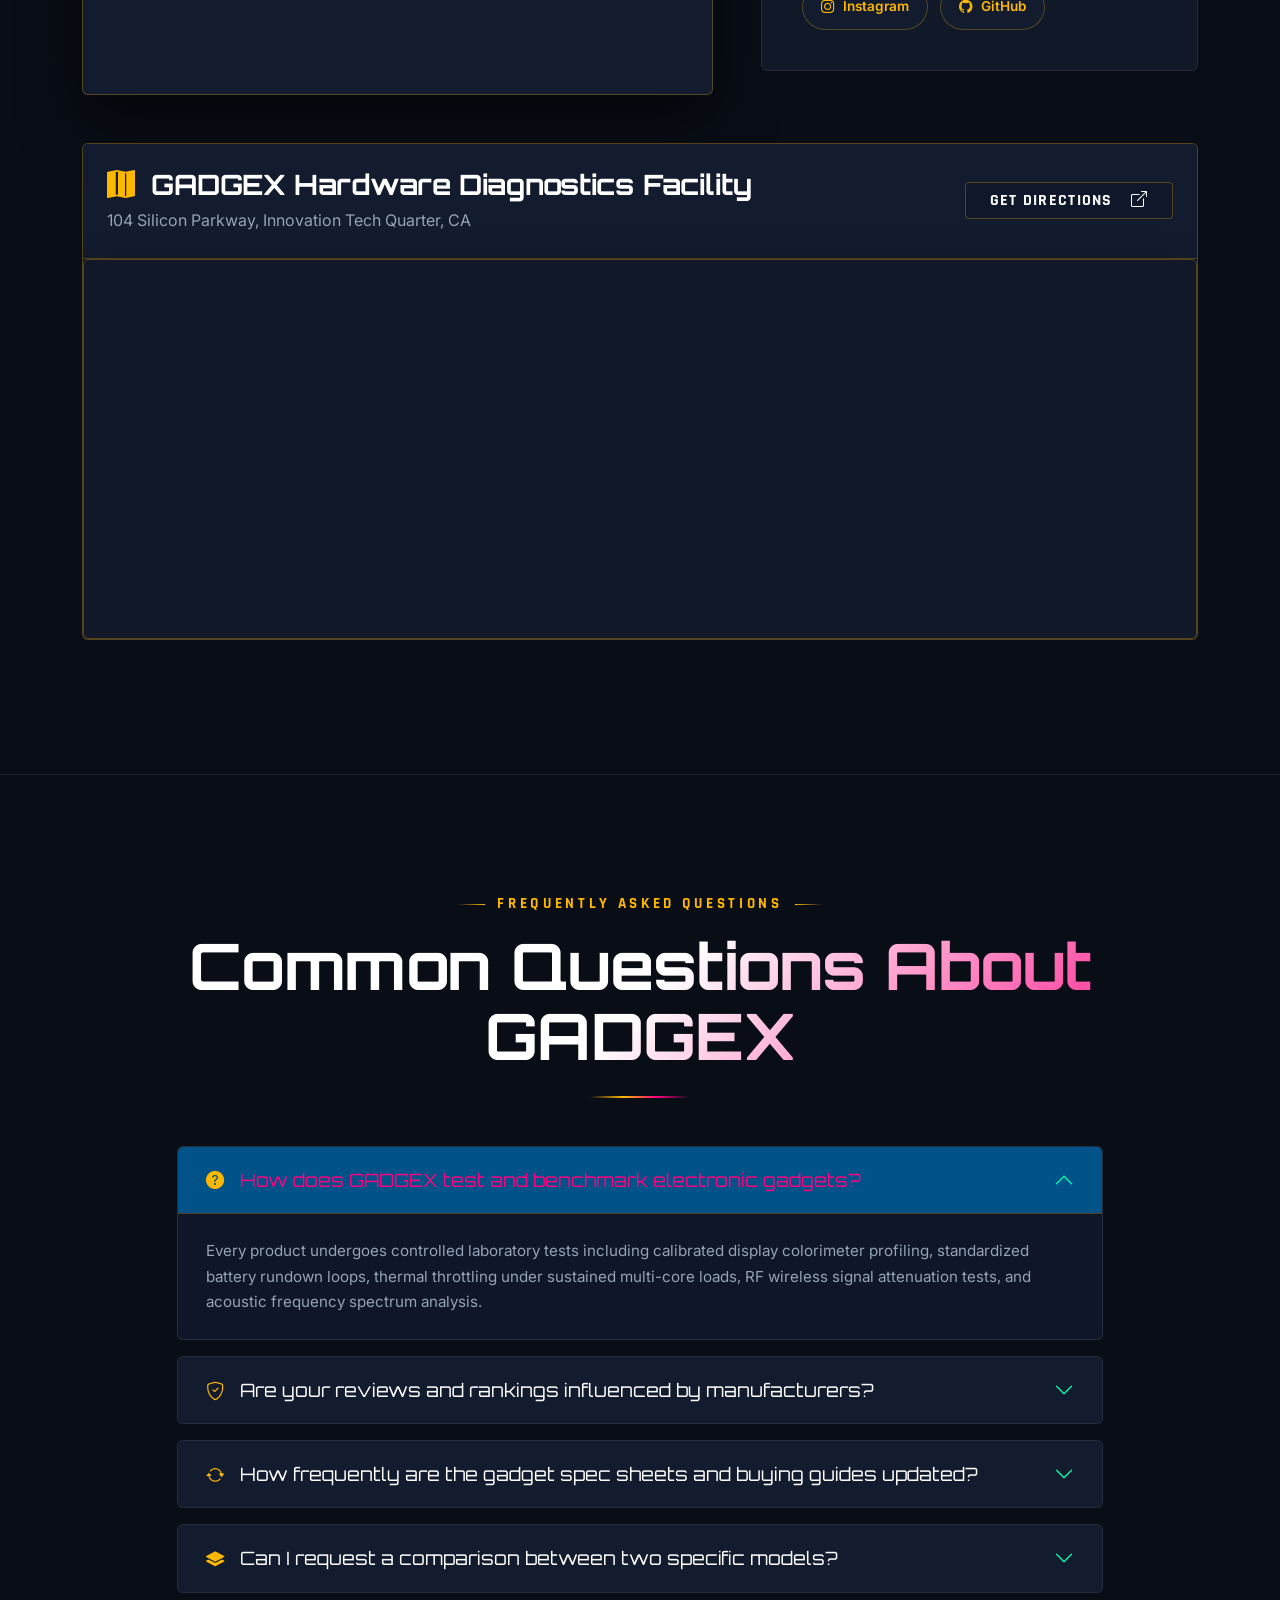
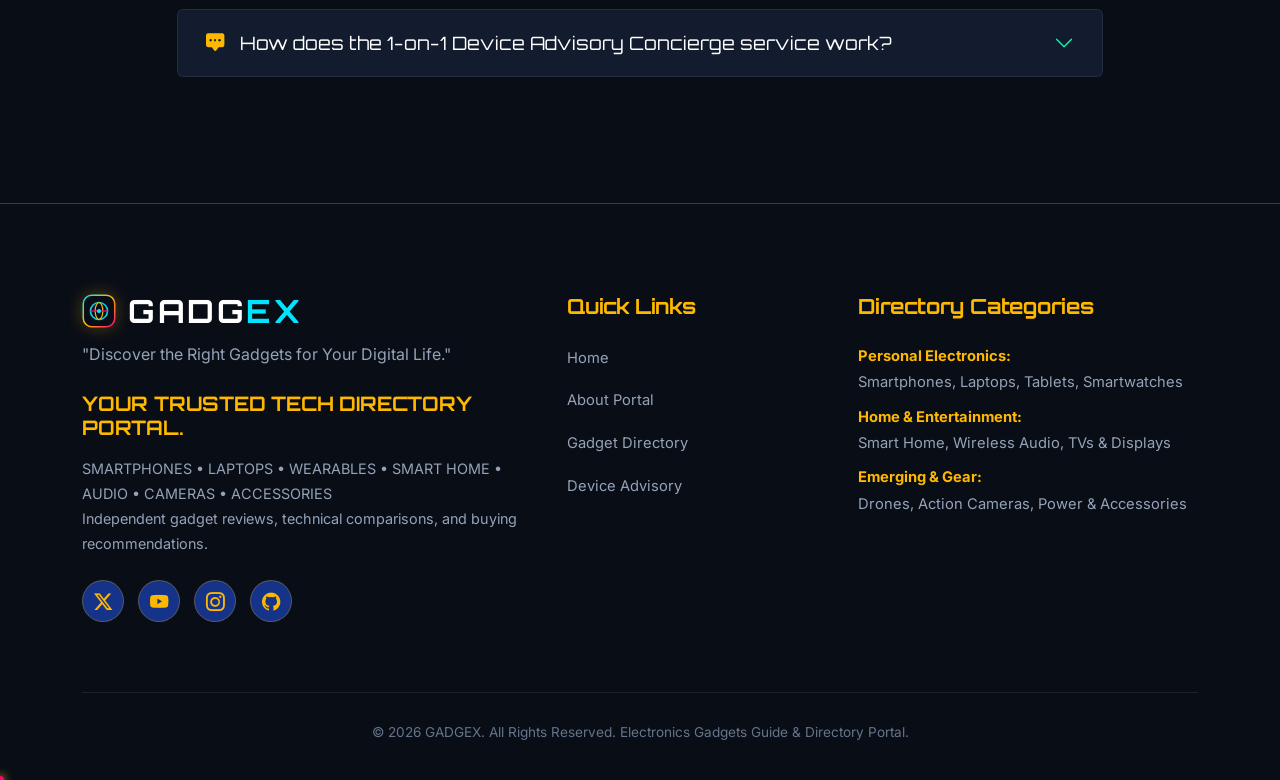
<file: contact.html>
﻿<!DOCTYPE html>
<html lang="en">
<head>
  <meta charset="UTF-8">
  <meta name="viewport" content="width=device-width, initial-scale=1.0">
  <title>Device Advisory & Contact — GADGEX | Tech Inquiries</title>
  <meta name="description" content="Get personalized gadget buying advice, submit hardware review inquiries, and connect with the GADGEX lab team. Located at Silicon Valley Innovation Quarter.">
  
  <!-- Favicon -->
  <link rel="icon" type="image/svg+xml" href="data:image/svg+xml,<svg xmlns='http://www.w3.org/2000/svg' viewBox='0 0 100 100'><circle cx='50' cy='50' r='45' fill='%2300E5FF'/><circle cx='50' cy='50' r='25' fill='%23FFB800'/><circle cx='50' cy='50' r='10' fill='%23FF007F'/></svg>">

  <!-- Bootstrap 5 & Bootstrap Icons -->
  <link href="https://cdn.jsdelivr.net/npm/bootstrap@5.3.2/dist/css/bootstrap.min.css" rel="stylesheet">
  <link href="https://cdn.jsdelivr.net/npm/bootstrap-icons@1.11.1/font/bootstrap-icons.css" rel="stylesheet">

  <!-- Custom CSS -->
  <link rel="stylesheet" href="assets/css/style.css">
</head>
<body>

  <!-- ==========================================
       HEADER / NAVIGATION
       ========================================== -->
  <header class="navbar-noir">
    <div class="container d-flex align-items-center justify-content-between">
      <a href="index.html" class="brand-logo" id="headerLogo">
        <img src="assets/images/brand-logo-icon.svg" alt="GADGEX Logo" class="brand-logo-icon">
        <span class="brand-logo-text">GADG<span>EX</span></span>
      </a>

      <!-- Desktop Navigation Links -->
      <nav class="d-none d-lg-block">
        <ul class="nav-links">
          <li><a href="index.html" class="nav-link-custom" id="navHome">Home</a></li>
          <li><a href="about.html" class="nav-link-custom" id="navAbout">About</a></li>
          <li><a href="menu.html" class="nav-link-custom" id="navMenu">Gadget Directory</a></li>
          <li><a href="contact.html" class="nav-link-custom active" id="navContact">Device Advisory</a></li>
        </ul>
      </nav>

      <!-- Desktop CTA Button -->
      <div class="d-none d-lg-block btn-nav-desktop">
        <a href="menu.html" class="btn-noir btn-noir-primary" id="headerCtaBtn">
          Explore Directory <i class="bi bi-cpu-fill"></i>
        </a>
      </div>

      <!-- Hamburger Button (Mobile/Tablet Right Side) -->
      <button class="hamburger-toggle d-lg-none" aria-label="Toggle navigation menu" id="hamburgerMenuBtn">
        <i class="bi bi-list"></i>
      </button>
    </div>
  </header>

  <!-- Full-Screen Mobile Navigation Panel -->
  <div class="mobile-nav-panel" id="mobileNavPanel">
    <div class="mobile-nav-header">
      <a href="index.html" class="brand-logo" id="mobileLogo">
        <img src="assets/images/brand-logo-icon.svg" alt="GADGEX Logo" class="brand-logo-icon">
        <span class="brand-logo-text">GADG<span>EX</span></span>
      </a>
      <button class="mobile-nav-close" aria-label="Close navigation menu" id="mobileNavCloseBtn">
        <i class="bi bi-x-lg"></i>
      </button>
    </div>
    <div class="mobile-nav-body">
      <ul class="mobile-nav-links">
        <li><a href="index.html">Home</a></li>
        <li><a href="about.html">About</a></li>
        <li><a href="menu.html">Gadget Directory</a></li>
        <li><a href="contact.html" class="active">Device Advisory</a></li>
      </ul>
      <a href="menu.html" class="btn-noir btn-noir-primary" id="mobileCtaBtn">
        Explore Directory <i class="bi bi-cpu-fill"></i>
      </a>
    </div>
  </div>

  <!-- ==========================================
       PAGE HERO
       ========================================== -->
  <section class="page-hero">
    <div class="page-hero-bg-container">
      <img src="assets/images/contact_hero.jpg" alt="Gadget Advisory and Tech Inquiry Desk" class="page-hero-bg-image">
    </div>
    <div class="page-hero-overlay"></div>
    <div class="hero-particles"></div>

    <div class="container page-hero-content">
      <div class="eyebrow reveal-fade-down">Advisory & Lab Inquiries <i class="bi bi-cpu-fill beer-mug-float-icon"></i></div>
      <h1 class="section-title reveal-fade-up">DEVICE ADVISORY & TECH SUPPORT</h1>
      <p class="section-subtitle text-cream reveal-fade-up" data-delay="150">
        Have questions about your next gadget upgrade? Connect with our independent hardware specialists.
      </p>
    </div>
  </section>

  <!-- ==========================================
       CONTACT & DEVICE ADVISORY SECTION
       ========================================== -->
  <section class="contact-section" id="contactSection">
    <div class="container">
      <div class="row g-5">
        
        <!-- Left Column: Advisory Form -->
        <div class="col-lg-7 reveal-slide-left">
          <div class="reservation-form-card h-100">
            <div class="eyebrow">Online Hardware Concierge</div>
            <h2 class="font-serif fs-2 mb-4 text-cream">Request Device Advisory</h2>
            <p class="text-muted-custom mb-4">
              Share your target budget, use cases, and gadget preferences to receive custom spec recommendations from our testing team.
            </p>

            <form id="reservationForm">
              <div class="row g-3">
                <!-- Name -->
                <div class="col-md-6">
                  <label for="resName" class="form-label-custom">Full Name / Organization</label>
                  <input type="text" id="resName" class="form-control-noir" placeholder="e.g. Marcus Vance" required>
                </div>

                <!-- Email -->
                <div class="col-md-6">
                  <label for="resEmail" class="form-label-custom">Email Address</label>
                  <input type="email" id="resEmail" class="form-control-noir" placeholder="marcus@example.com" required>
                </div>

                <!-- Phone -->
                <div class="col-md-6">
                  <label for="resPhone" class="form-label-custom">Phone Number</label>
                  <input type="tel" id="resPhone" class="form-control-noir" placeholder="+1 (555) 019-8420" required>
                </div>

                <!-- Gadget Category -->
                <div class="col-md-6">
                  <label for="resGuests" class="form-label-custom">Gadget Category / Topic</label>
                  <select id="resGuests" class="form-control-noir" required>
                    <option value="Smartphones & Mobile Devices">Smartphones & Mobile Devices</option>
                    <option value="Laptops & Workstations">Laptops & Workstations</option>
                    <option value="Wireless Audio & Headphones">Wireless Audio & Headphones</option>
                    <option value="Smartwatches & Health Wearables">Smartwatches & Health Wearables</option>
                    <option value="Smart Home & Automation">Smart Home & Automation</option>
                    <option value="Cameras, Drones & Emerging Tech">Cameras, Drones & Emerging Tech</option>
                  </select>
                </div>

                <!-- Date -->
                <div class="col-md-6">
                  <label for="resDate" class="form-label-custom">Target Upgrade Date <i class="bi bi-calendar-event text-gold ms-1"></i></label>
                  <input type="date" id="resDate" class="form-control-noir" required>
                </div>

                <!-- Time -->
                <div class="col-md-6">
                  <label for="resTime" class="form-label-custom">Preferred Consultation Window</label>
                  <select id="resTime" class="form-control-noir" required>
                    <option value="9:00 AM - Morning Slot">9:00 AM (Morning Tech Session)</option>
                    <option value="11:30 AM - Mid-Day Slot">11:30 AM (Mid-Day Hardware Call)</option>
                    <option value="2:00 PM - Afternoon Slot">2:00 PM (Afternoon Spec Review)</option>
                    <option value="4:30 PM - Evening Slot">4:30 PM (Evening Advisory Window)</option>
                    <option value="Async Email Report">Async Email Spec Breakdown Only</option>
                  </select>
                </div>

                <!-- Special Requests -->
                <div class="col-12">
                  <label for="resRequests" class="form-label-custom">Device Requirements / Budget & Target Software</label>
                  <textarea id="resRequests" class="form-control-noir" rows="4" placeholder="Mention your target budget, software requirements (e.g. 4K editing, coding, gaming), battery priorities, or specific models you are comparing..."></textarea>
                </div>

                <!-- Submit Button -->
                <div class="col-12 mt-4">
                  <button type="submit" class="btn-noir btn-noir-primary w-100 py-3" id="submitResBtn">
                    SUBMIT ADVISORY REQUEST <i class="bi bi-check2-circle fs-5"></i>
                  </button>
                </div>
              </div>
            </form>
          </div>
        </div>

        <!-- Right Column: Location & Hours Info Grid -->
        <div class="col-lg-5 reveal-slide-right">
          <div class="d-flex flex-column gap-3 h-100 justify-content-between">
            
            <!-- Location & Direct Contact Side-by-side -->
            <div class="row g-3">
              <div class="col-sm-6">
                <div class="info-box-card h-100">
                  <div class="info-box-icon"><i class="bi bi-geo-alt-fill"></i></div>
                  <h3 class="font-serif fs-5 text-cream mb-2">Testing Lab Location</h3>
                  <p class="text-gold font-serif fs-6 mb-1">104 Silicon Parkway</p>
                  <p class="text-muted-custom small mb-0">Innovation Tech Quarter</p>
                </div>
              </div>
              <div class="col-sm-6">
                <div class="info-box-card h-100">
                  <div class="info-box-icon"><i class="bi bi-telephone-outbound-fill"></i></div>
                  <h3 class="font-serif fs-5 text-cream mb-2">Direct Contact</h3>
                  <a href="tel:+15550198420" class="text-gold fw-semibold d-block small mb-1">+1 (555) 019-8420</a>
                  <a href="mailto:contact@GADGEX.io" class="text-cream small text-truncate d-block">contact@GADGEX.io</a>
                </div>
              </div>
            </div>

            <!-- Opening Hours Info Box -->
            <div class="info-box-card">
              <div class="info-box-icon"><i class="bi bi-clock-history"></i></div>
              <h3 class="font-serif fs-5 text-cream mb-3">Lab & Advisory Hours</h3>
              
              <div class="d-flex justify-content-between mb-2">
                <span class="text-muted-custom small">Monday – Friday</span>
                <span class="text-gold fw-semibold small">8:00 AM – 8:00 PM EST</span>
              </div>
              <div class="d-flex justify-content-between mb-2">
                <span class="text-muted-custom small">Saturday</span>
                <span class="text-gold fw-semibold small">9:00 AM – 6:00 PM EST</span>
              </div>
              <div class="d-flex justify-content-between">
                <span class="text-muted-custom small">Sunday</span>
                <span class="text-gold fw-semibold small">10:00 AM – 4:00 PM EST</span>
              </div>
            </div>

            <!-- Connect & Social Media Info Box -->
            <div class="info-box-card">
              <div class="info-box-icon"><i class="bi bi-share-fill"></i></div>
              <h3 class="font-serif fs-5 text-cream mb-2">Connect With GADGEX</h3>
              <p class="text-muted-custom small mb-2">Follow our channels for weekly hardware teardowns, spec charts & lab results:</p>
              <div class="contact-social-buttons">
                <a href="#" class="contact-social-btn" aria-label="YouTube"><i class="bi bi-youtube"></i> YouTube</a>
                <a href="#" class="contact-social-btn" aria-label="Twitter X"><i class="bi bi-twitter-x"></i> X / Twitter</a>
                <a href="#" class="contact-social-btn" aria-label="Instagram"><i class="bi bi-instagram"></i> Instagram</a>
                <a href="#" class="contact-social-btn" aria-label="GitHub"><i class="bi bi-github"></i> GitHub</a>
              </div>
            </div>

          </div>
        </div>

      </div>

      <!-- Location Map Container Section -->
      <div class="row mt-5 reveal-fade-up">
        <div class="col-12">
          <div class="info-box-card p-0 overflow-hidden" style="border: 1px solid var(--border-gold);">
            <div class="p-4 d-flex flex-wrap justify-content-between align-items-center gap-3" style="background: var(--bg-card); border-bottom: 1px solid var(--border-gold);">
              <div>
                <h4 class="font-serif fs-3 text-cream mb-1"><i class="bi bi-map-fill text-gold me-2"></i> GADGEX Hardware Diagnostics Facility</h4>
                <p class="text-muted-custom mb-0">104 Silicon Parkway, Innovation Tech Quarter, CA</p>
              </div>
              <a href="https://maps.google.com" target="_blank" class="btn-noir btn-noir-outline py-2 px-4 fs-6">
                Get Directions <i class="bi bi-box-arrow-up-right ms-2"></i>
              </a>
            </div>
            <div class="map-visual-wrap" style="height: 380px;">
              <iframe 
                src="https://www.google.com/maps/embed?pb=!1m18!1m12!1m3!1d3022.215570278836!2d-73.98784412347036!3d40.75798087138541!2m3!1f0!2f0!3f0!3m2!1i1024!2i768!4f13.1!3m3!1m2!1s0x89c25855c6480299%3A0x55194ec5a1ae072e!2sTimes%20Square!5e0!3m2!1sen!2sus!4v1700000000000!5m2!1sen!2sus" 
                allowfullscreen="" 
                loading="lazy" 
                referrerpolicy="no-referrer-when-downgrade" 
                title="GADGEX Facility Location">
              </iframe>
            </div>
          </div>
        </div>
      </div>
    </div>
  </section>

  <!-- ==========================================
       FREQUENTLY ASKED QUESTIONS (FAQ)
       ========================================== -->
  <section class="faq-section" id="faqSection">
    <div class="container">
      <div class="text-center mb-5 reveal-fade-up">
        <div class="eyebrow">Frequently Asked Questions</div>
        <h2 class="section-title">Common Questions About GADGEX</h2>
        <div class="gold-line"></div>
      </div>

      <div class="row justify-content-center">
        <div class="col-lg-10 reveal-fade-up">
          <div class="accordion faq-accordion" id="contactFaqAccordion">
            
            <!-- Item 1 -->
            <div class="accordion-item">
              <h2 class="accordion-header" id="faqHeadingOne">
                <button class="accordion-button" type="button" data-bs-toggle="collapse" data-bs-target="#faqCollapseOne" aria-expanded="true" aria-controls="faqCollapseOne">
                  <i class="bi bi-question-circle-fill text-gold me-3"></i> How does GADGEX test and benchmark electronic gadgets?
                </button>
              </h2>
              <div id="faqCollapseOne" class="accordion-collapse collapse show" aria-labelledby="faqHeadingOne" data-bs-parent="#contactFaqAccordion">
                <div class="accordion-body">
                  Every product undergoes controlled laboratory tests including calibrated display colorimeter profiling, standardized battery rundown loops, thermal throttling under sustained multi-core loads, RF wireless signal attenuation tests, and acoustic frequency spectrum analysis.
                </div>
              </div>
            </div>

            <!-- Item 2 -->
            <div class="accordion-item">
              <h2 class="accordion-header" id="faqHeadingTwo">
                <button class="accordion-button collapsed" type="button" data-bs-toggle="collapse" data-bs-target="#faqCollapseTwo" aria-expanded="false" aria-controls="faqCollapseTwo">
                  <i class="bi bi-shield-check text-gold me-3"></i> Are your reviews and rankings influenced by manufacturers?
                </button>
              </h2>
              <div id="faqCollapseTwo" class="accordion-collapse collapse" aria-labelledby="faqHeadingTwo" data-bs-parent="#contactFaqAccordion">
                <div class="accordion-body">
                  No. GADGEX maintains 100% editorial independence. We do not accept paid placements for ranking positions or alter our laboratory test results for any brand. All pros, cons, and buying scores are based strictly on empirical performance.
                </div>
              </div>
            </div>

            <!-- Item 3 -->
            <div class="accordion-item">
              <h2 class="accordion-header" id="faqHeadingThree">
                <button class="accordion-button collapsed" type="button" data-bs-toggle="collapse" data-bs-target="#faqCollapseThree" aria-expanded="false" aria-controls="faqCollapseThree">
                  <i class="bi bi-arrow-repeat text-gold me-3"></i> How frequently are the gadget spec sheets and buying guides updated?
                </button>
              </h2>
              <div id="faqCollapseThree" class="accordion-collapse collapse" aria-labelledby="faqHeadingThree" data-bs-parent="#contactFaqAccordion">
                <div class="accordion-body">
                  Our directory database is updated weekly to reflect new product releases, firmware updates, price fluctuations, and long-term reliability findings across all covered electronics categories.
                </div>
              </div>
            </div>

            <!-- Item 4 -->
            <div class="accordion-item">
              <h2 class="accordion-header" id="faqHeadingFour">
                <button class="accordion-button collapsed" type="button" data-bs-toggle="collapse" data-bs-target="#faqCollapseFour" aria-expanded="false" aria-controls="faqCollapseFour">
                  <i class="bi bi-layers-fill text-gold me-3"></i> Can I request a comparison between two specific models?
                </button>
              </h2>
              <div id="faqCollapseFour" class="accordion-collapse collapse" aria-labelledby="faqHeadingFour" data-bs-parent="#contactFaqAccordion">
                <div class="accordion-body">
                  Yes! Use our Device Advisory form on this page to request a head-to-head breakdown. Our team regularly produces side-by-side spec comparisons and benchmark reviews based on community requests.
                </div>
              </div>
            </div>

            <!-- Item 5 -->
            <div class="accordion-item">
              <h2 class="accordion-header" id="faqHeadingFive">
                <button class="accordion-button collapsed" type="button" data-bs-toggle="collapse" data-bs-target="#faqCollapseFive" aria-expanded="false" aria-controls="faqCollapseFive">
                  <i class="bi bi-chat-square-dots-fill text-gold me-3"></i> How does the 1-on-1 Device Advisory Concierge service work?
                </button>
              </h2>
              <div id="faqCollapseFive" class="accordion-collapse collapse" aria-labelledby="faqHeadingFive" data-bs-parent="#contactFaqAccordion">
                <div class="accordion-body">
                  Our Device Concierge service pairs you with a dedicated hardware specialist who evaluates your exact software stack, workflow needs, and budget to deliver a tailored hardware blueprint and procurement recommendation.
                </div>
              </div>
            </div>

          </div>
        </div>
      </div>
    </div>
  </section>

  <!-- ==========================================
       REGISTRATION / INQUIRY CONFIRMATION MODAL
       ========================================== -->
  <div class="modal fade" id="reservationConfirmModal" tabindex="-1" aria-labelledby="reservationModalLabel" aria-hidden="true">
    <div class="modal-dialog modal-dialog-centered">
      <div class="modal-content modal-confirm-content">
        <div class="modal-header border-bottom-0 pb-0">
          <h5 class="modal-title font-serif text-gold fs-3" id="reservationModalLabel">Advisory Request Received!</h5>
          <button type="button" class="btn-close btn-close-white" data-bs-dismiss="modal" aria-label="Close"></button>
        </div>
        <div class="modal-body py-4">
          <div class="text-center mb-3">
            <i class="bi bi-check-circle-fill text-gold" style="font-size: 3.5rem;"></i>
          </div>
          <p class="text-center text-cream mb-3 fs-5">Thank you for connecting with <strong>GADGEX</strong>.</p>
          <div class="p-3 rounded mb-3" style="background: var(--bg-primary); border: 1px solid var(--border-gold);" id="modalReservationDetails">
            <!-- Dynamic Details inserted by main.js -->
          </div>
          <p class="text-muted-custom small text-center mb-0">Our hardware analysis team will review your specifications and follow up with your personalized gadget guidance report shortly.</p>
        </div>
        <div class="modal-footer border-top-0 pt-0 justify-content-center">
          <button type="button" class="btn-noir btn-noir-primary" data-bs-dismiss="modal">Close & Return</button>
        </div>
      </div>
    </div>
  </div>

  <!-- ==========================================
       FOOTER
       ========================================== -->
  <footer class="footer-noir">
    <div class="container">
      <div class="row g-5">
        <!-- Left: Brand Info -->
        <div class="col-lg-5 col-md-12 mb-4 mb-lg-0">
          <a href="index.html" class="footer-brand" id="footerLogo">
            <img src="assets/images/brand-logo-icon.svg" alt="GADGEX Logo" class="brand-logo-icon">
            <span class="brand-logo-text">GADG<span>EX</span></span>
          </a>
          <p class="footer-tagline">"Discover the Right Gadgets for Your Digital Life."</p>
          <h4 class="font-serif text-gold fs-5 mb-3">YOUR TRUSTED TECH DIRECTORY PORTAL.</h4>
          <p class="text-muted-custom text-small" style="font-size: 0.9rem;">
            SMARTPHONES • LAPTOPS • WEARABLES • SMART HOME • AUDIO • CAMERAS • ACCESSORIES<br>
            Independent gadget reviews, technical comparisons, and buying recommendations.
          </p>
          <div class="social-icons mt-4">
            <a href="#" class="social-icon-btn" aria-label="Twitter X"><i class="bi bi-twitter-x"></i></a>
            <a href="#" class="social-icon-btn" aria-label="YouTube"><i class="bi bi-youtube"></i></a>
            <a href="#" class="social-icon-btn" aria-label="Instagram"><i class="bi bi-instagram"></i></a>
            <a href="#" class="social-icon-btn" aria-label="GitHub"><i class="bi bi-github"></i></a>
          </div>
        </div>

        <!-- Middle: Quick Links -->
        <div class="col-6 col-md-6 col-lg-3">
          <h4 class="footer-heading">Quick Links</h4>
          <ul class="footer-links">
            <li><a href="index.html">Home</a></li>
            <li><a href="about.html">About Portal</a></li>
            <li><a href="menu.html">Gadget Directory</a></li>
            <li><a href="contact.html">Device Advisory</a></li>
          </ul>
        </div>

        <!-- Right: Directory Categories -->
        <div class="col-6 col-md-6 col-lg-4">
          <h4 class="footer-heading">Directory Categories</h4>
          <div class="text-muted-custom" style="font-size: 0.92rem; line-height: 1.8;">
            <p class="mb-2"><strong class="text-gold">Personal Electronics:</strong><br>Smartphones, Laptops, Tablets, Smartwatches</p>
            <p class="mb-2"><strong class="text-gold">Home & Entertainment:</strong><br>Smart Home, Wireless Audio, TVs & Displays</p>
            <p class="mb-0"><strong class="text-gold">Emerging & Gear:</strong><br>Drones, Action Cameras, Power & Accessories</p>
          </div>
        </div>
      </div>

      <div class="footer-bottom">
        <p class="mb-0">&copy; 2026 GADGEX. All Rights Reserved. Electronics Gadgets Guide & Directory Portal.</p>
      </div>
    </div>
  </footer>

  <!-- Back to Top Button -->
  <button id="backToTopBtn" class="back-to-top-btn" aria-label="Back to top">
    <i class="bi bi-chevron-up"></i>
  </button>

  <!-- Bootstrap 5 JS Bundle -->
  <script src="https://cdn.jsdelivr.net/npm/bootstrap@5.3.2/dist/js/bootstrap.bundle.min.js"></script>
  <!-- Custom JS -->
  <script src="assets/js/main.js"></script>
</body>
</html>
</file>
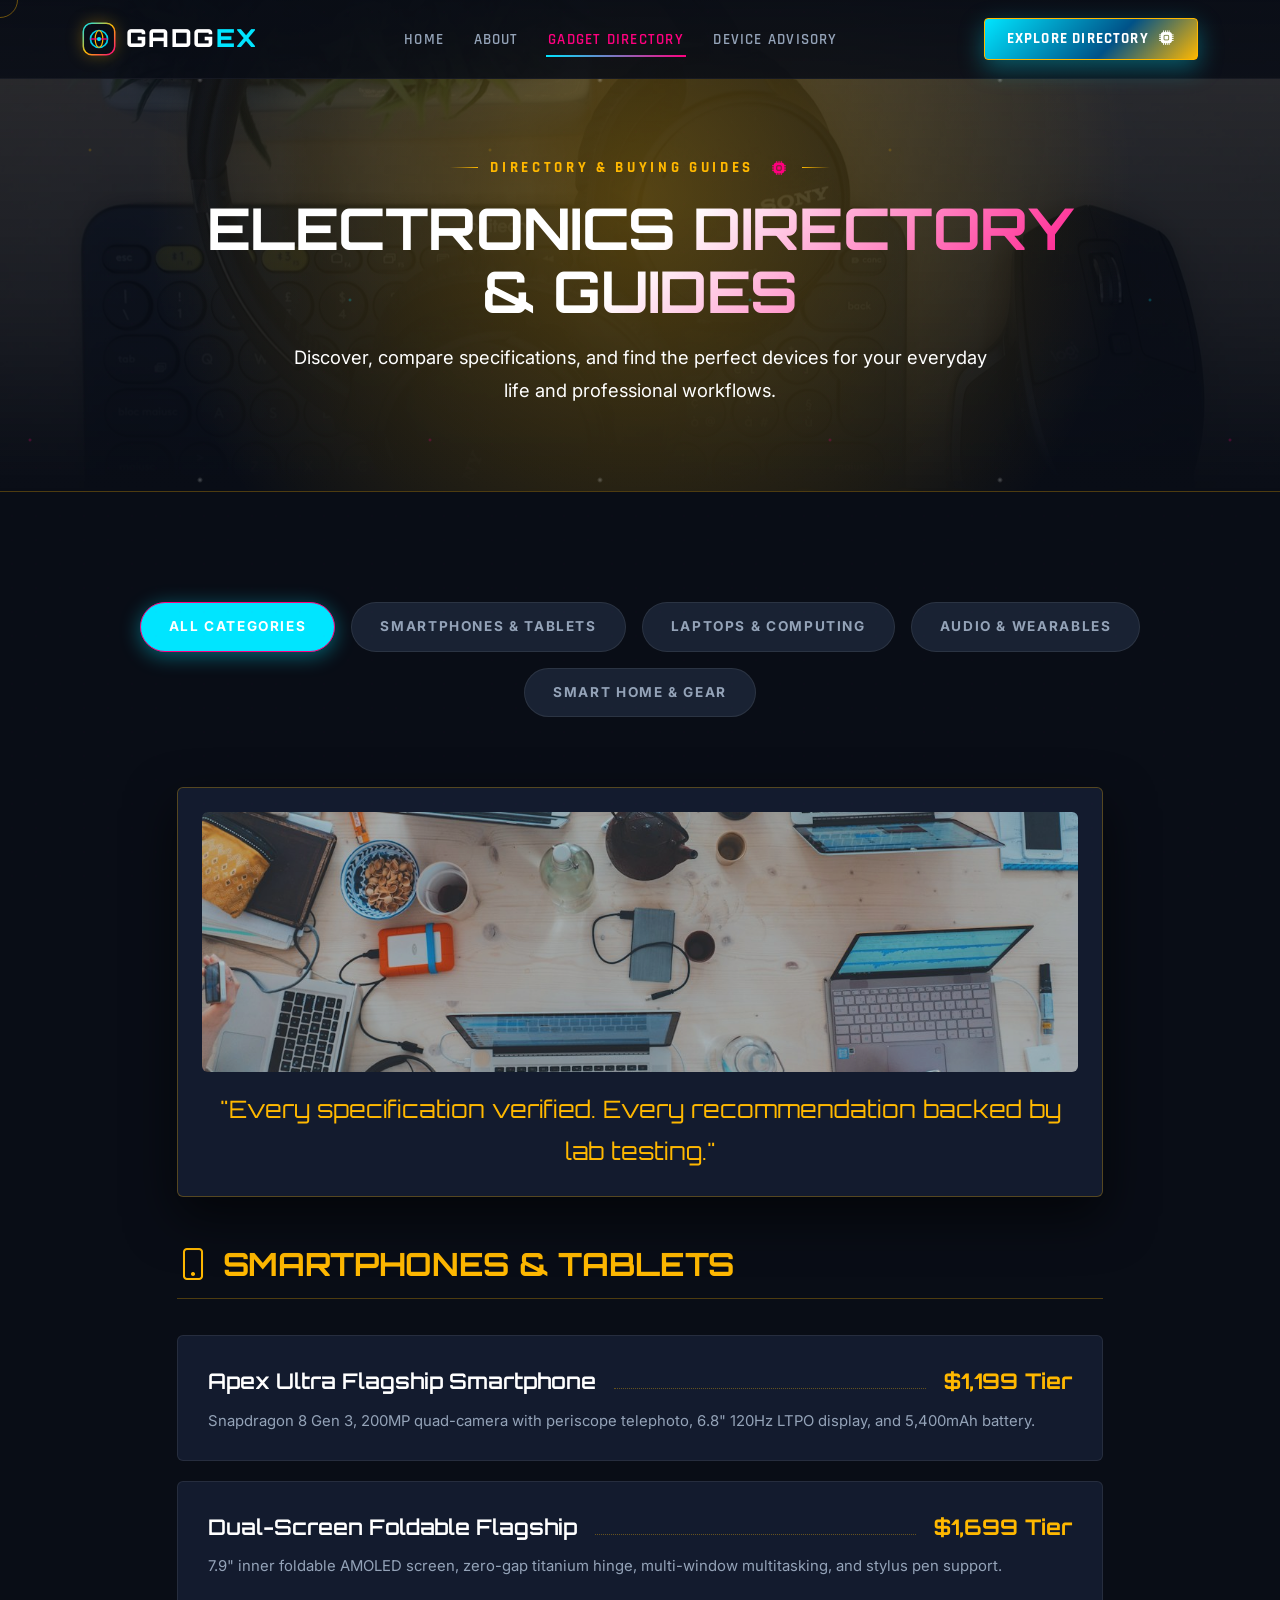
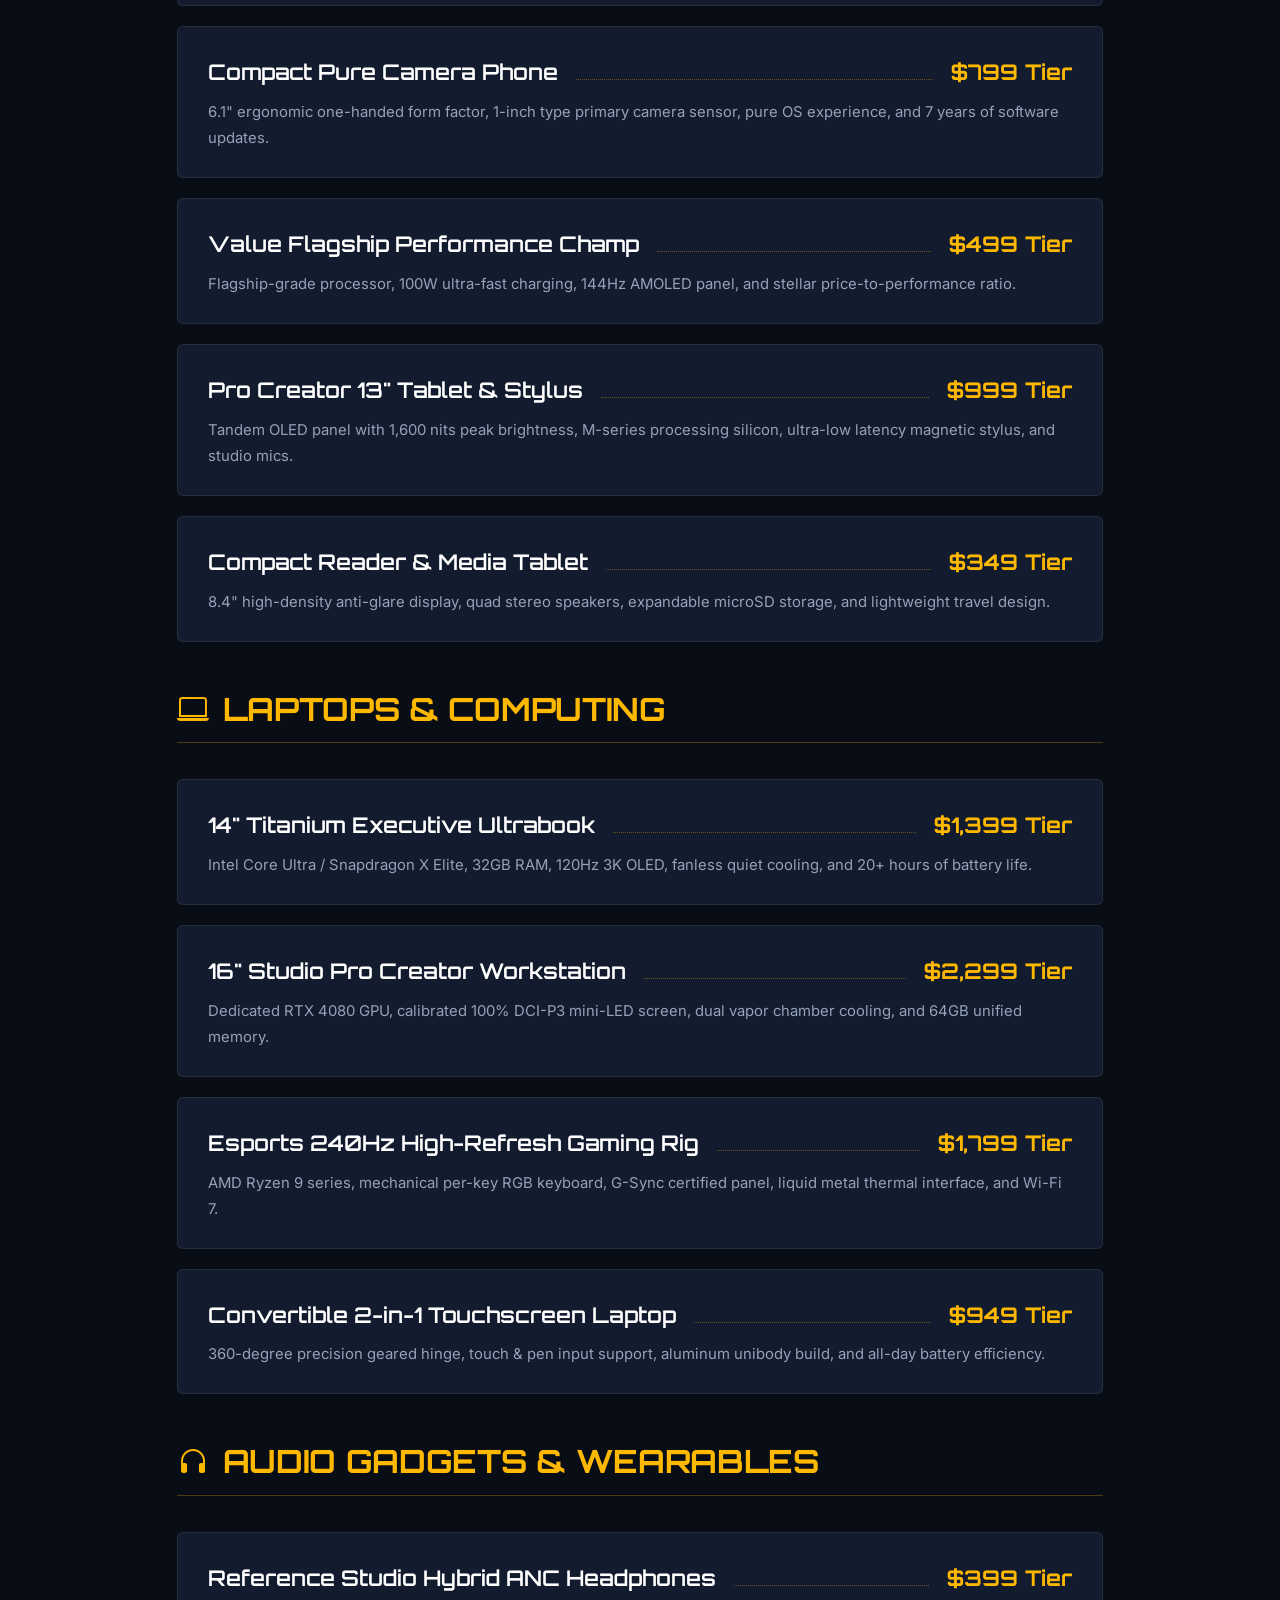
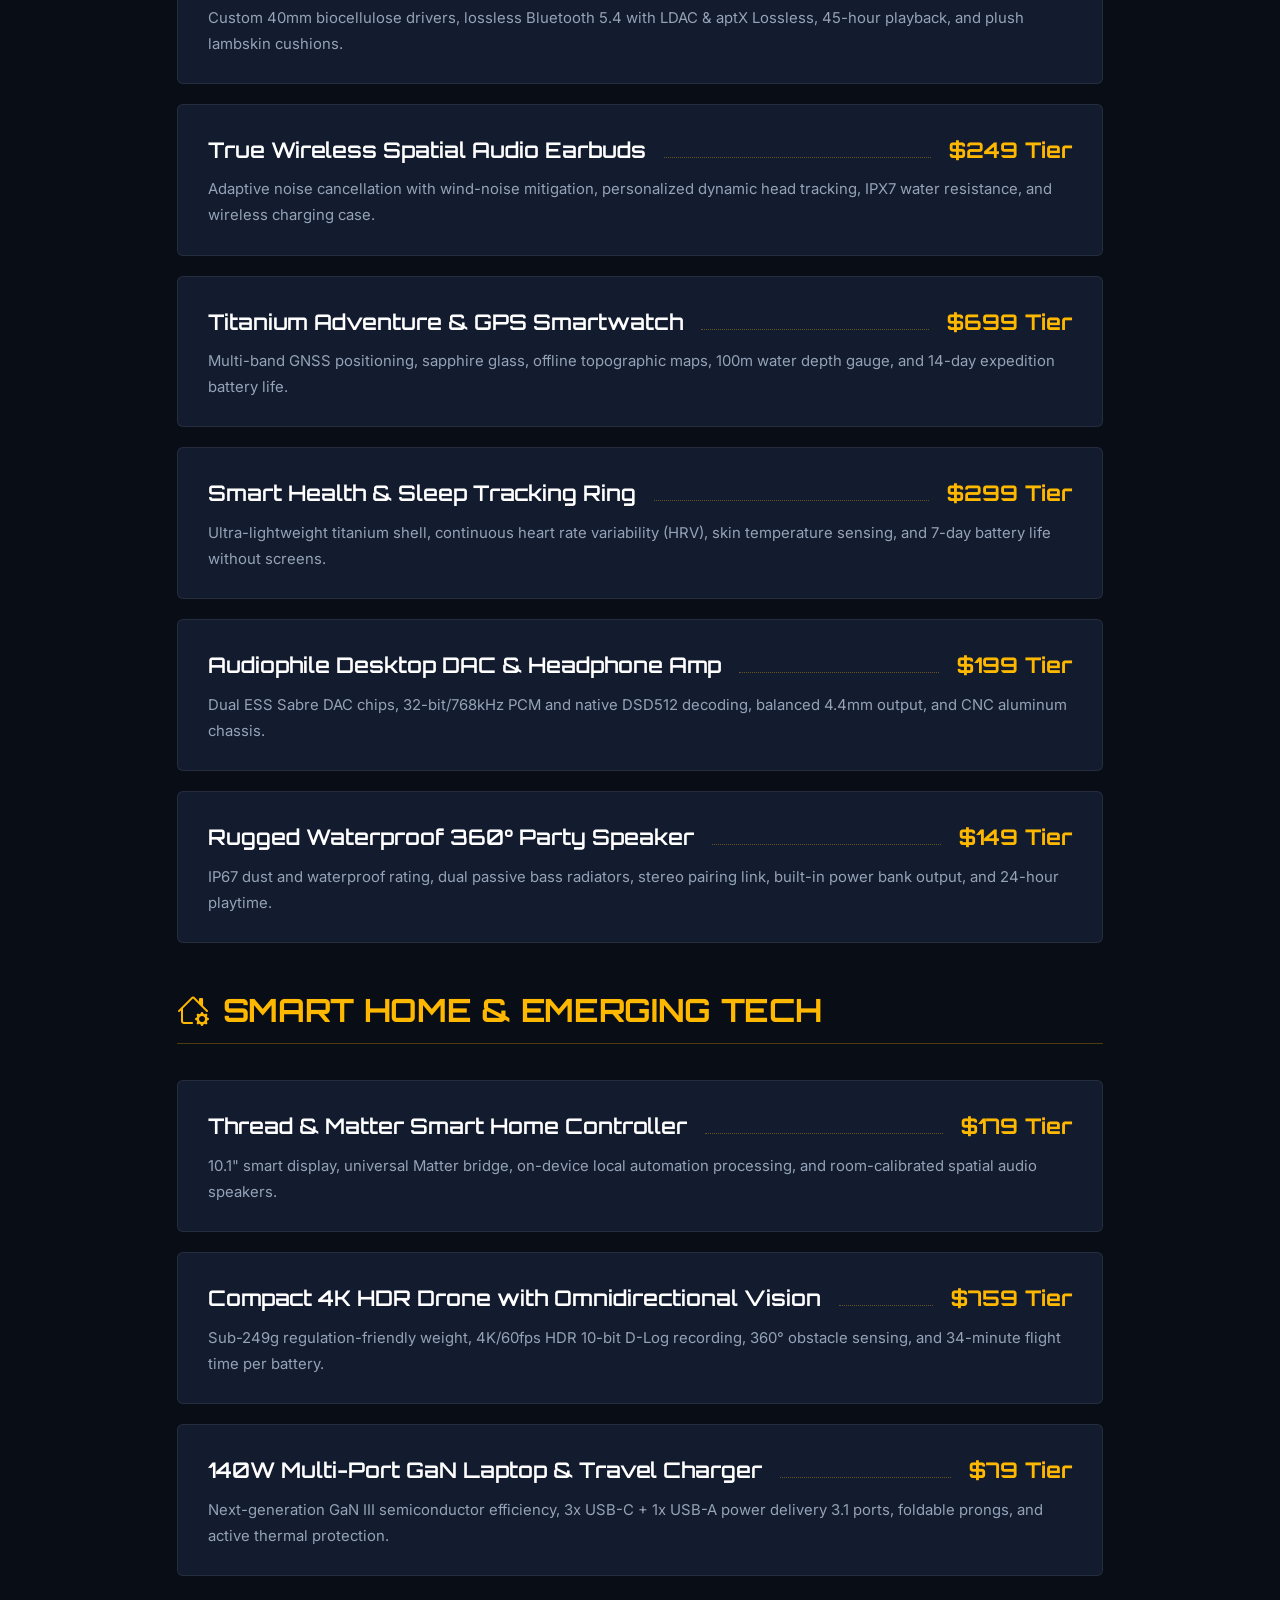
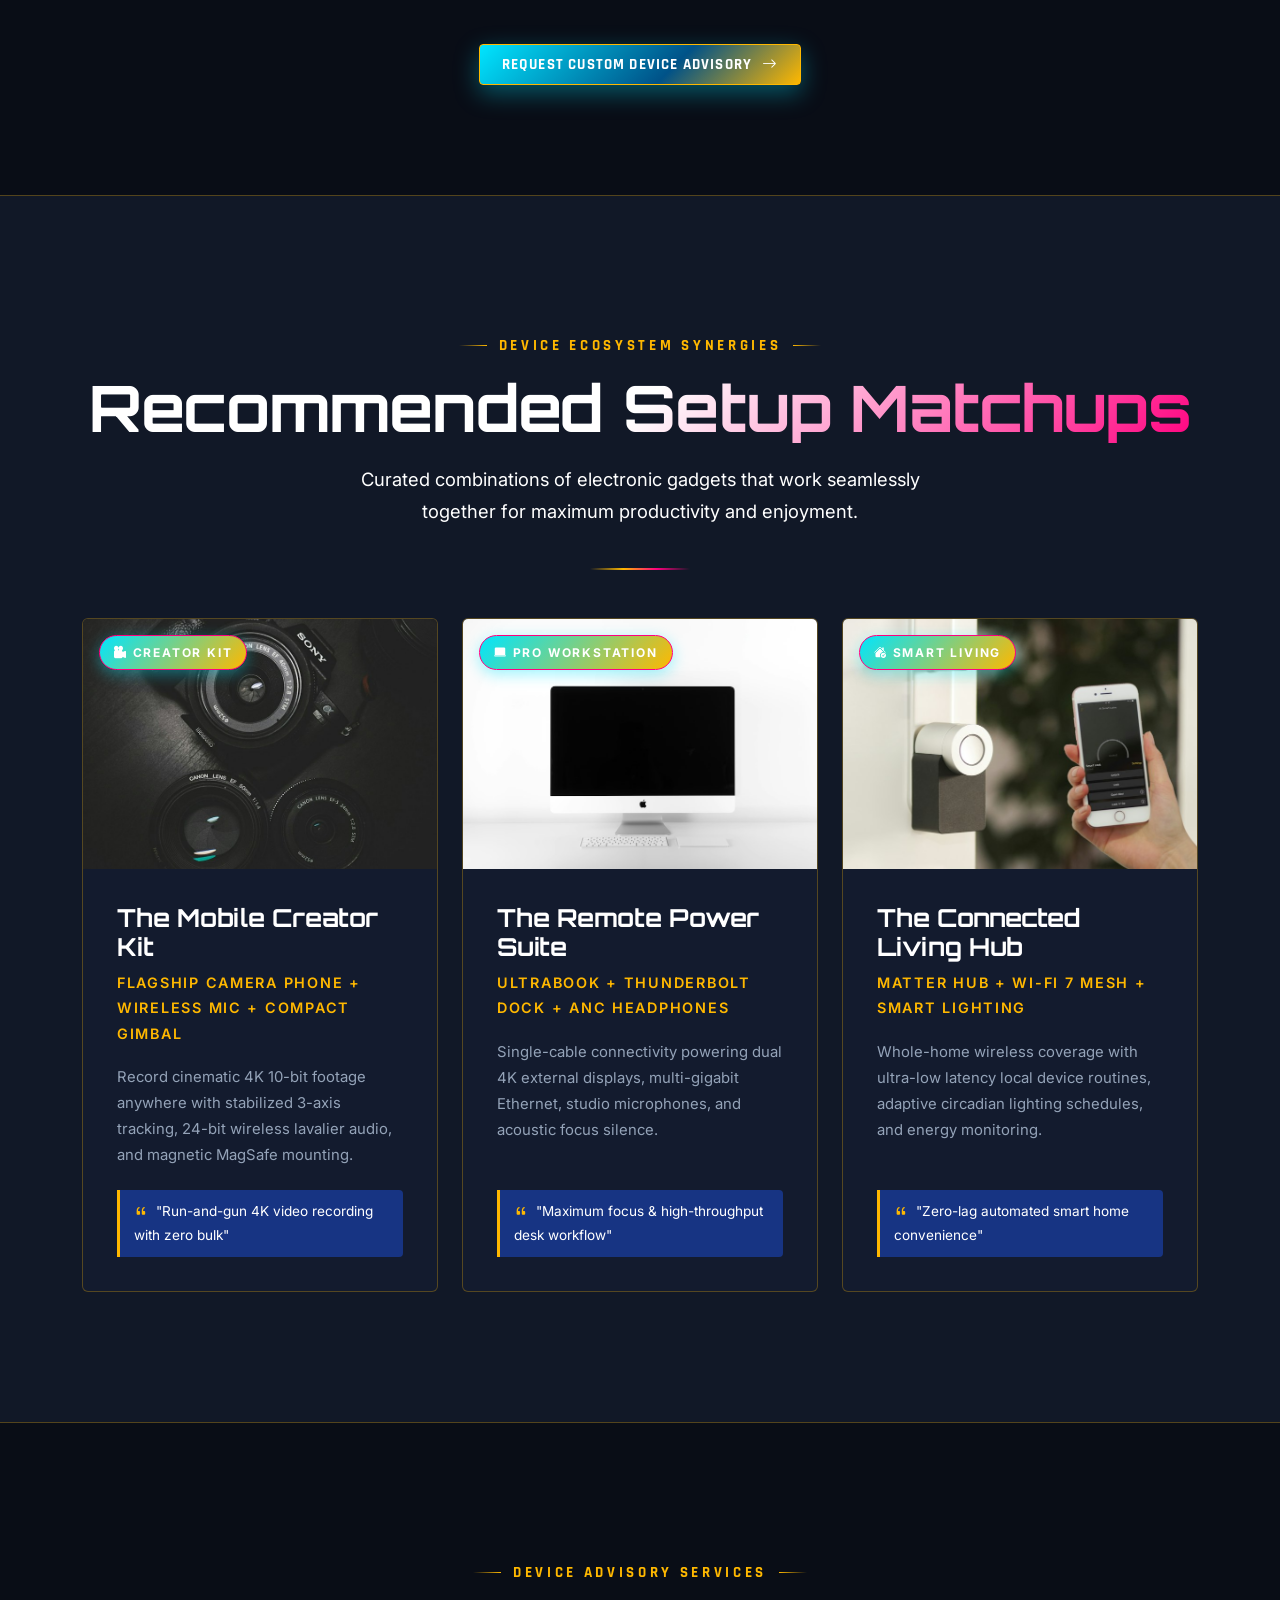
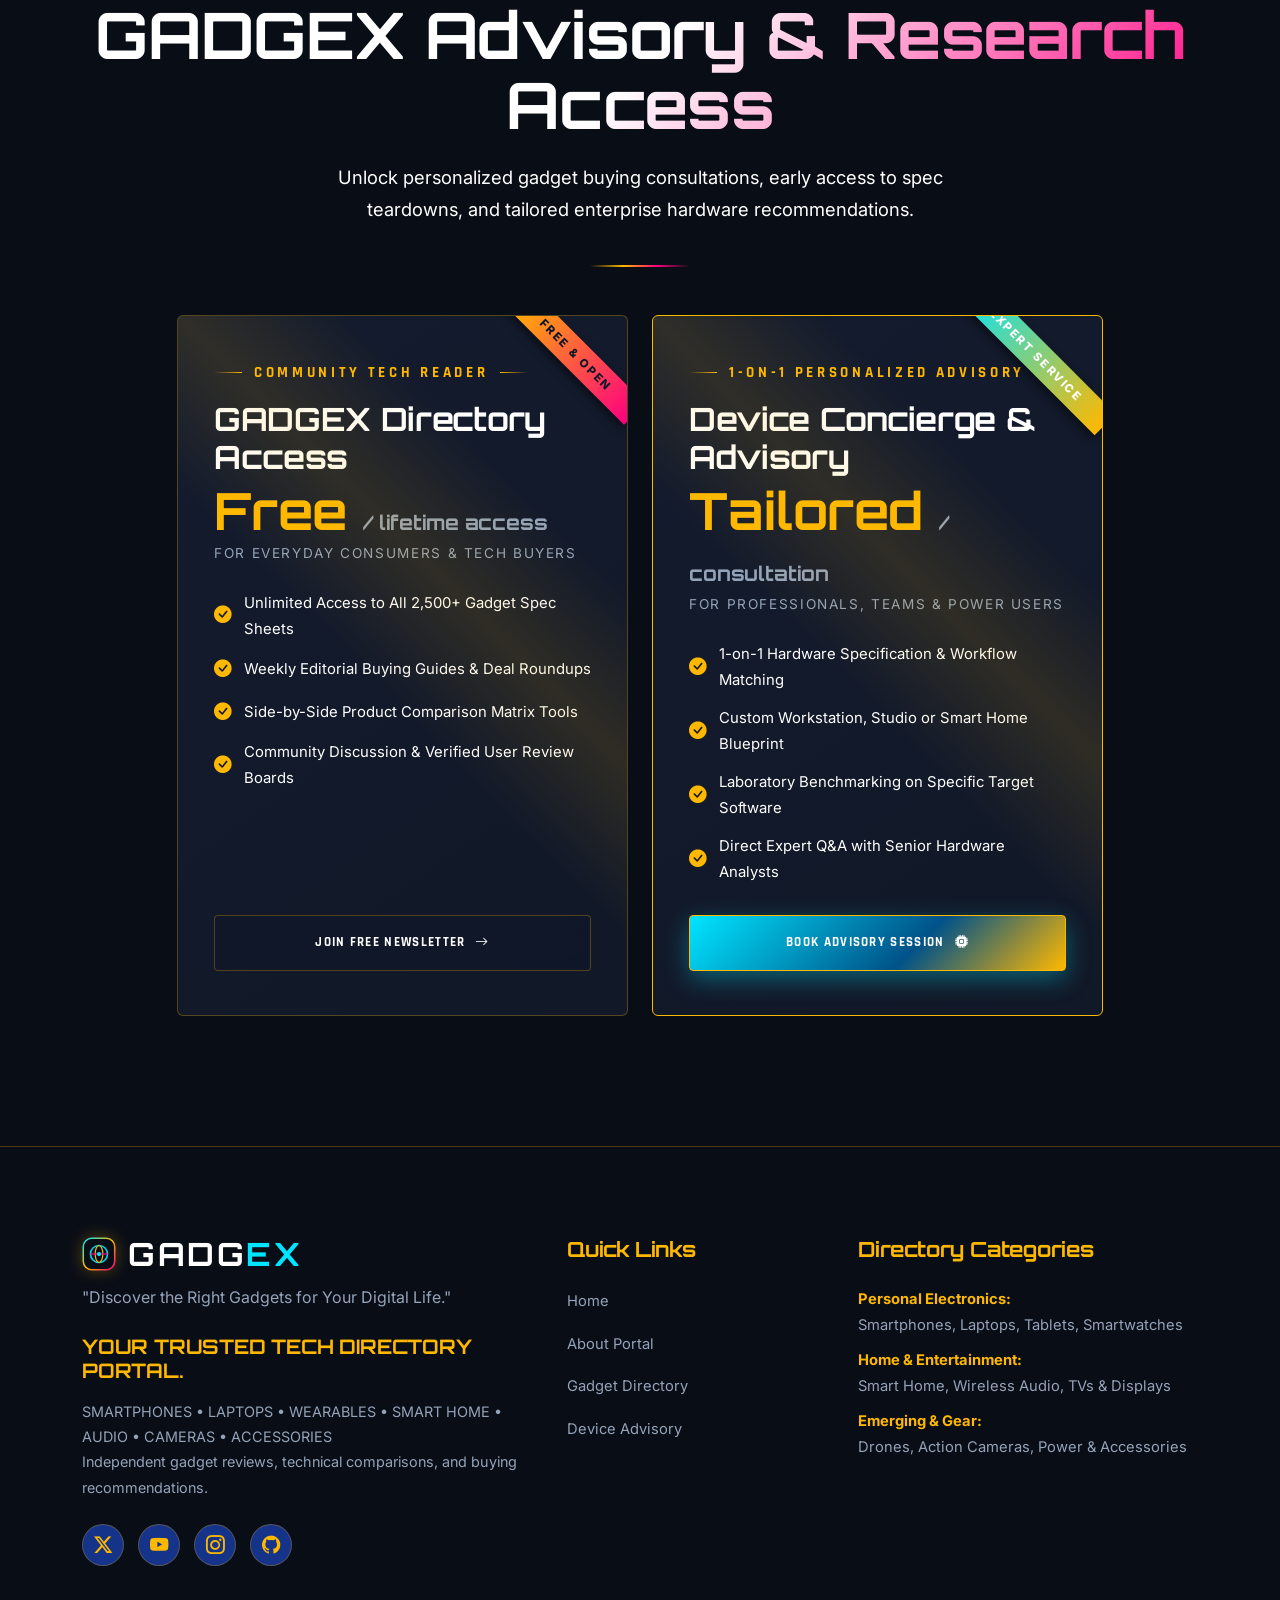
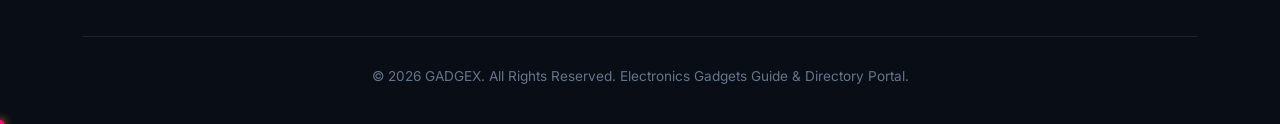
<file: menu.html>
<!DOCTYPE html>
<html lang="en">
<head>
  <meta charset="UTF-8">
  <meta name="viewport" content="width=device-width, initial-scale=1.0">
  <title>Gadget Directory & Buying Guides — GADGEX | Electronics Index</title>
  <meta name="description" content="Explore comprehensive electronic gadget specifications, buying guides, and technical benchmarks across smartphones, laptops, audio gear, wearables, and smart home devices.">
  
  <!-- Favicon -->
  <link rel="icon" type="image/svg+xml" href="data:image/svg+xml,<svg xmlns='http://www.w3.org/2000/svg' viewBox='0 0 100 100'><circle cx='50' cy='50' r='45' fill='%2300E5FF'/><circle cx='50' cy='50' r='25' fill='%23FFB800'/><circle cx='50' cy='50' r='10' fill='%23FF007F'/></svg>">

  <!-- Bootstrap 5 & Bootstrap Icons -->
  <link href="https://cdn.jsdelivr.net/npm/bootstrap@5.3.2/dist/css/bootstrap.min.css" rel="stylesheet">
  <link href="https://cdn.jsdelivr.net/npm/bootstrap-icons@1.11.1/font/bootstrap-icons.css" rel="stylesheet">

  <!-- Custom CSS -->
  <link rel="stylesheet" href="assets/css/style.css">
</head>
<body>

  <!-- ==========================================
       HEADER / NAVIGATION
       ========================================== -->
  <header class="navbar-noir">
    <div class="container d-flex align-items-center justify-content-between">
      <a href="index.html" class="brand-logo" id="headerLogo">
        <img src="assets/images/brand-logo-icon.svg" alt="GADGEX Logo" class="brand-logo-icon">
        <span class="brand-logo-text">GADG<span>EX</span></span>
      </a>

      <!-- Desktop Navigation Links -->
      <nav class="d-none d-lg-block">
        <ul class="nav-links">
          <li><a href="index.html" class="nav-link-custom" id="navHome">Home</a></li>
          <li><a href="about.html" class="nav-link-custom" id="navAbout">About</a></li>
          <li><a href="menu.html" class="nav-link-custom active" id="navMenu">Gadget Directory</a></li>
          <li><a href="contact.html" class="nav-link-custom" id="navContact">Device Advisory</a></li>
        </ul>
      </nav>

      <!-- Desktop CTA Button -->
      <div class="d-none d-lg-block btn-nav-desktop">
        <a href="menu.html" class="btn-noir btn-noir-primary" id="headerCtaBtn">
          Explore Directory <i class="bi bi-cpu-fill"></i>
        </a>
      </div>

      <!-- Hamburger Button (Mobile/Tablet Right Side) -->
      <button class="hamburger-toggle d-lg-none" aria-label="Toggle navigation menu" id="hamburgerMenuBtn">
        <i class="bi bi-list"></i>
      </button>
    </div>
  </header>

  <!-- Full-Screen Mobile Navigation Panel -->
  <div class="mobile-nav-panel" id="mobileNavPanel">
    <div class="mobile-nav-header">
      <a href="index.html" class="brand-logo" id="mobileLogo">
        <img src="assets/images/brand-logo-icon.svg" alt="GADGEX Logo" class="brand-logo-icon">
        <span class="brand-logo-text">GADG<span>EX</span></span>
      </a>
      <button class="mobile-nav-close" aria-label="Close navigation menu" id="mobileNavCloseBtn">
        <i class="bi bi-x-lg"></i>
      </button>
    </div>
    <div class="mobile-nav-body">
      <ul class="mobile-nav-links">
        <li><a href="index.html">Home</a></li>
        <li><a href="about.html">About</a></li>
        <li><a href="menu.html" class="active">Gadget Directory</a></li>
        <li><a href="contact.html">Device Advisory</a></li>
      </ul>
      <a href="menu.html" class="btn-noir btn-noir-primary" id="mobileCtaBtn">
        Explore Directory <i class="bi bi-cpu-fill"></i>
      </a>
    </div>
  </div>

  <!-- ==========================================
       PAGE HERO
       ========================================== -->
  <section class="page-hero">
    <div class="page-hero-bg-container">
      <img src="assets/images/menu_hero.jpg" alt="Gadget Directory and Electronics Catalog" class="page-hero-bg-image">
    </div>
    <div class="page-hero-overlay"></div>
    <div class="hero-particles"></div>

    <div class="container page-hero-content">
      <div class="eyebrow reveal-fade-down">Directory & Buying Guides <i class="bi bi-cpu-fill beer-mug-float-icon"></i></div>
      <h1 class="section-title reveal-fade-up">ELECTRONICS DIRECTORY & GUIDES</h1>
      <p class="section-subtitle text-cream reveal-fade-up" data-delay="150">
        Discover, compare specifications, and find the perfect devices for your everyday life and professional workflows.
      </p>
    </div>
  </section>

  <!-- ==========================================
       DIRECTORY & GUIDES SECTION
       ========================================== -->
  <section class="menu-section" id="menuSection">
    <div class="container">
      
      <!-- Category Filter Navigation -->
      <div class="menu-filter-nav reveal-fade-up" id="menuFilterNav">
        <button class="filter-btn active" data-filter="all">All Categories</button>
        <button class="filter-btn" data-filter="cocktails">Smartphones & Tablets</button>
        <button class="filter-btn" data-filter="classics">Laptops & Computing</button>
        <button class="filter-btn" data-filter="smallbites">Audio & Wearables</button>
        <button class="filter-btn" data-filter="desserts">Smart Home & Gear</button>
      </div>

      <!-- Highlight Visual Banner -->
      <div class="row mb-5 justify-content-center reveal-scale">
        <div class="col-lg-10">
          <div class="story-img-box position-relative text-center p-4" style="background: var(--bg-card); border-color: var(--border-gold);">
            <img src="assets/images/gadget_banner.jpg" alt="Modern electronics directory setup" class="mb-3 rounded opacity-75" style="max-height: 260px; width: 100%; object-fit: cover;">
            <p class="text-gold font-serif fs-4 mb-0">"Every specification verified. Every recommendation backed by lab testing."</p>
          </div>
        </div>
      </div>

      <div class="row justify-content-center">
        <div class="col-lg-10">

          <!-- 1. SMARTPHONES & TABLETS CATEGORY -->
          <div class="menu-category-block" data-category="cocktails">
            <h3 class="menu-category-title"><i class="bi bi-phone text-gold"></i> SMARTPHONES & TABLETS</h3>
            
            <div class="menu-row-item reveal-fade-up" data-delay="100">
              <div class="menu-row-header">
                <span class="menu-row-name">Apex Ultra Flagship Smartphone</span>
                <span class="menu-row-line"></span>
                <span class="menu-row-price">$1,199 Tier</span>
              </div>
              <p class="menu-row-desc">Snapdragon 8 Gen 3, 200MP quad-camera with periscope telephoto, 6.8" 120Hz LTPO display, and 5,400mAh battery.</p>
            </div>

            <div class="menu-row-item reveal-fade-up" data-delay="150">
              <div class="menu-row-header">
                <span class="menu-row-name">Dual-Screen Foldable Flagship</span>
                <span class="menu-row-line"></span>
                <span class="menu-row-price">$1,699 Tier</span>
              </div>
              <p class="menu-row-desc">7.9" inner foldable AMOLED screen, zero-gap titanium hinge, multi-window multitasking, and stylus pen support.</p>
            </div>

            <div class="menu-row-item reveal-fade-up" data-delay="200">
              <div class="menu-row-header">
                <span class="menu-row-name">Compact Pure Camera Phone</span>
                <span class="menu-row-line"></span>
                <span class="menu-row-price">$799 Tier</span>
              </div>
              <p class="menu-row-desc">6.1" ergonomic one-handed form factor, 1-inch type primary camera sensor, pure OS experience, and 7 years of software updates.</p>
            </div>

            <div class="menu-row-item reveal-fade-up" data-delay="250">
              <div class="menu-row-header">
                <span class="menu-row-name">Value Flagship Performance Champ</span>
                <span class="menu-row-line"></span>
                <span class="menu-row-price">$499 Tier</span>
              </div>
              <p class="menu-row-desc">Flagship-grade processor, 100W ultra-fast charging, 144Hz AMOLED panel, and stellar price-to-performance ratio.</p>
            </div>

            <div class="menu-row-item reveal-fade-up" data-delay="300">
              <div class="menu-row-header">
                <span class="menu-row-name">Pro Creator 13" Tablet & Stylus</span>
                <span class="menu-row-line"></span>
                <span class="menu-row-price">$999 Tier</span>
              </div>
              <p class="menu-row-desc">Tandem OLED panel with 1,600 nits peak brightness, M-series processing silicon, ultra-low latency magnetic stylus, and studio mics.</p>
            </div>

            <div class="menu-row-item reveal-fade-up" data-delay="350">
              <div class="menu-row-header">
                <span class="menu-row-name">Compact Reader & Media Tablet</span>
                <span class="menu-row-line"></span>
                <span class="menu-row-price">$349 Tier</span>
              </div>
              <p class="menu-row-desc">8.4" high-density anti-glare display, quad stereo speakers, expandable microSD storage, and lightweight travel design.</p>
            </div>
          </div>

          <!-- 2. LAPTOPS & COMPUTING CATEGORY -->
          <div class="menu-category-block mt-5" data-category="classics">
            <h3 class="menu-category-title"><i class="bi bi-laptop text-gold"></i> LAPTOPS & COMPUTING</h3>
            
            <div class="menu-row-item reveal-fade-up" data-delay="100">
              <div class="menu-row-header">
                <span class="menu-row-name">14" Titanium Executive Ultrabook</span>
                <span class="menu-row-line"></span>
                <span class="menu-row-price">$1,399 Tier</span>
              </div>
              <p class="menu-row-desc">Intel Core Ultra / Snapdragon X Elite, 32GB RAM, 120Hz 3K OLED, fanless quiet cooling, and 20+ hours of battery life.</p>
            </div>

            <div class="menu-row-item reveal-fade-up" data-delay="150">
              <div class="menu-row-header">
                <span class="menu-row-name">16" Studio Pro Creator Workstation</span>
                <span class="menu-row-line"></span>
                <span class="menu-row-price">$2,299 Tier</span>
              </div>
              <p class="menu-row-desc">Dedicated RTX 4080 GPU, calibrated 100% DCI-P3 mini-LED screen, dual vapor chamber cooling, and 64GB unified memory.</p>
            </div>

            <div class="menu-row-item reveal-fade-up" data-delay="200">
              <div class="menu-row-header">
                <span class="menu-row-name">Esports 240Hz High-Refresh Gaming Rig</span>
                <span class="menu-row-line"></span>
                <span class="menu-row-price">$1,799 Tier</span>
              </div>
              <p class="menu-row-desc">AMD Ryzen 9 series, mechanical per-key RGB keyboard, G-Sync certified panel, liquid metal thermal interface, and Wi-Fi 7.</p>
            </div>

            <div class="menu-row-item reveal-fade-up" data-delay="250">
              <div class="menu-row-header">
                <span class="menu-row-name">Convertible 2-in-1 Touchscreen Laptop</span>
                <span class="menu-row-line"></span>
                <span class="menu-row-price">$949 Tier</span>
              </div>
              <p class="menu-row-desc">360-degree precision geared hinge, touch & pen input support, aluminum unibody build, and all-day battery efficiency.</p>
            </div>
          </div>

          <!-- 3. AUDIO & WEARABLES CATEGORY -->
          <div class="menu-category-block mt-5" data-category="smallbites">
            <h3 class="menu-category-title"><i class="bi bi-headphones text-gold"></i> AUDIO GADGETS & WEARABLES</h3>
            
            <div class="menu-row-item reveal-fade-up" data-delay="100">
              <div class="menu-row-header">
                <span class="menu-row-name">Reference Studio Hybrid ANC Headphones</span>
                <span class="menu-row-line"></span>
                <span class="menu-row-price">$399 Tier</span>
              </div>
              <p class="menu-row-desc">Custom 40mm biocellulose drivers, lossless Bluetooth 5.4 with LDAC & aptX Lossless, 45-hour playback, and plush lambskin cushions.</p>
            </div>

            <div class="menu-row-item reveal-fade-up" data-delay="150">
              <div class="menu-row-header">
                <span class="menu-row-name">True Wireless Spatial Audio Earbuds</span>
                <span class="menu-row-line"></span>
                <span class="menu-row-price">$249 Tier</span>
              </div>
              <p class="menu-row-desc">Adaptive noise cancellation with wind-noise mitigation, personalized dynamic head tracking, IPX7 water resistance, and wireless charging case.</p>
            </div>

            <div class="menu-row-item reveal-fade-up" data-delay="200">
              <div class="menu-row-header">
                <span class="menu-row-name">Titanium Adventure & GPS Smartwatch</span>
                <span class="menu-row-line"></span>
                <span class="menu-row-price">$699 Tier</span>
              </div>
              <p class="menu-row-desc">Multi-band GNSS positioning, sapphire glass, offline topographic maps, 100m water depth gauge, and 14-day expedition battery life.</p>
            </div>

            <div class="menu-row-item reveal-fade-up" data-delay="250">
              <div class="menu-row-header">
                <span class="menu-row-name">Smart Health & Sleep Tracking Ring</span>
                <span class="menu-row-line"></span>
                <span class="menu-row-price">$299 Tier</span>
              </div>
              <p class="menu-row-desc">Ultra-lightweight titanium shell, continuous heart rate variability (HRV), skin temperature sensing, and 7-day battery life without screens.</p>
            </div>

            <div class="menu-row-item reveal-fade-up" data-delay="300">
              <div class="menu-row-header">
                <span class="menu-row-name">Audiophile Desktop DAC & Headphone Amp</span>
                <span class="menu-row-line"></span>
                <span class="menu-row-price">$199 Tier</span>
              </div>
              <p class="menu-row-desc">Dual ESS Sabre DAC chips, 32-bit/768kHz PCM and native DSD512 decoding, balanced 4.4mm output, and CNC aluminum chassis.</p>
            </div>

            <div class="menu-row-item reveal-fade-up" data-delay="350">
              <div class="menu-row-header">
                <span class="menu-row-name">Rugged Waterproof 360° Party Speaker</span>
                <span class="menu-row-line"></span>
                <span class="menu-row-price">$149 Tier</span>
              </div>
              <p class="menu-row-desc">IP67 dust and waterproof rating, dual passive bass radiators, stereo pairing link, built-in power bank output, and 24-hour playtime.</p>
            </div>
          </div>

          <!-- 4. SMART HOME & EMERGING TECH CATEGORY -->
          <div class="menu-category-block mt-5" data-category="desserts">
            <h3 class="menu-category-title"><i class="bi bi-house-gear text-gold"></i> SMART HOME & EMERGING TECH</h3>
            
            <div class="menu-row-item reveal-fade-up" data-delay="100">
              <div class="menu-row-header">
                <span class="menu-row-name">Thread & Matter Smart Home Controller</span>
                <span class="menu-row-line"></span>
                <span class="menu-row-price">$179 Tier</span>
              </div>
              <p class="menu-row-desc">10.1" smart display, universal Matter bridge, on-device local automation processing, and room-calibrated spatial audio speakers.</p>
            </div>

            <div class="menu-row-item reveal-fade-up" data-delay="150">
              <div class="menu-row-header">
                <span class="menu-row-name">Compact 4K HDR Drone with Omnidirectional Vision</span>
                <span class="menu-row-line"></span>
                <span class="menu-row-price">$759 Tier</span>
              </div>
              <p class="menu-row-desc">Sub-249g regulation-friendly weight, 4K/60fps HDR 10-bit D-Log recording, 360° obstacle sensing, and 34-minute flight time per battery.</p>
            </div>

            <div class="menu-row-item reveal-fade-up" data-delay="200">
              <div class="menu-row-header">
                <span class="menu-row-name">140W Multi-Port GaN Laptop & Travel Charger</span>
                <span class="menu-row-line"></span>
                <span class="menu-row-price">$79 Tier</span>
              </div>
              <p class="menu-row-desc">Next-generation GaN III semiconductor efficiency, 3x USB-C + 1x USB-A power delivery 3.1 ports, foldable prongs, and active thermal protection.</p>
            </div>
          </div>

        </div>
      </div>

      <div class="text-center mt-5 reveal-fade-up">
        <a href="contact.html" class="btn-noir btn-noir-primary">
          Request Custom Device Advisory <i class="bi bi-arrow-right"></i>
        </a>
      </div>
    </div>
  </section>

  <!-- ==========================================
       TECH ECOSYSTEM SYNERGY SECTION
       ========================================== -->
  <section class="pairing-section" id="pairingSection">
    <div class="container">
      <div class="text-center reveal-fade-up">
        <div class="eyebrow">Device Ecosystem Synergies</div>
        <h2 class="section-title">Recommended Setup Matchups</h2>
        <p class="section-subtitle text-cream">
          Curated combinations of electronic gadgets that work seamlessly together for maximum productivity and enjoyment.
        </p>
        <div class="gold-line"></div>
      </div>

      <div class="row g-4 mt-2 justify-content-center">
        <!-- Pairing 1 -->
        <div class="col-lg-4 col-md-6 reveal-fade-up" data-delay="100">
          <div class="pairing-card">
            <div class="pairing-img-split">
              <img src="assets/images/creator_kit.jpg" alt="Mobile Content Creator Gadget Setup">
              <span class="pairing-badge-overlay"><i class="bi bi-camera-reels-fill"></i> Creator Kit</span>
            </div>
            <div class="pairing-body">
              <h3 class="pairing-title">The Mobile Creator Kit</h3>
              <div class="pairing-subtitle">Flagship Camera Phone + Wireless Mic + Compact Gimbal</div>
              <p class="pairing-desc">
                Record cinematic 4K 10-bit footage anywhere with stabilized 3-axis tracking, 24-bit wireless lavalier audio, and magnetic MagSafe mounting.
              </p>
              <div class="pairing-note-tag">
                <i class="bi bi-quote text-gold me-1"></i> "Run-and-gun 4K video recording with zero bulk"
              </div>
            </div>
          </div>
        </div>

        <!-- Pairing 2 -->
        <div class="col-lg-4 col-md-6 reveal-fade-up" data-delay="200">
          <div class="pairing-card">
            <div class="pairing-img-split">
              <img src="assets/images/workstation_setup.jpg" alt="Remote Productivity Gadget Setup">
              <span class="pairing-badge-overlay"><i class="bi bi-laptop-fill"></i> Pro Workstation</span>
            </div>
            <div class="pairing-body">
              <h3 class="pairing-title">The Remote Power Suite</h3>
              <div class="pairing-subtitle">Ultrabook + Thunderbolt Dock + ANC Headphones</div>
              <p class="pairing-desc">
                Single-cable connectivity powering dual 4K external displays, multi-gigabit Ethernet, studio microphones, and acoustic focus silence.
              </p>
              <div class="pairing-note-tag">
                <i class="bi bi-quote text-gold me-1"></i> "Maximum focus & high-throughput desk workflow"
              </div>
            </div>
          </div>
        </div>

        <!-- Pairing 3 -->
        <div class="col-lg-4 col-md-6 reveal-fade-up" data-delay="300">
          <div class="pairing-card">
            <div class="pairing-img-split">
              <img src="assets/images/smart_home_hub.jpg" alt="Smart Home Automation Ecosystem Setup">
              <span class="pairing-badge-overlay"><i class="bi bi-house-check-fill"></i> Smart Living</span>
            </div>
            <div class="pairing-body">
              <h3 class="pairing-title">The Connected Living Hub</h3>
              <div class="pairing-subtitle">Matter Hub + Wi-Fi 7 Mesh + Smart Lighting</div>
              <p class="pairing-desc">
                Whole-home wireless coverage with ultra-low latency local device routines, adaptive circadian lighting schedules, and energy monitoring.
              </p>
              <div class="pairing-note-tag">
                <i class="bi bi-quote text-gold me-1"></i> "Zero-lag automated smart home convenience"
              </div>
            </div>
          </div>
        </div>
      </div>
    </div>
  </section>

  <!-- ==========================================
       BUYING ADVISORY & MEMBERSHIP SECTION
       ========================================== -->
  <section class="vip-packages-section" id="vipPackagesSection">
    <div class="container">
      <div class="text-center reveal-fade-up">
        <div class="eyebrow">Device Advisory Services</div>
        <h2 class="section-title">GADGEX Advisory & Research Access</h2>
        <p class="section-subtitle text-cream">
          Unlock personalized gadget buying consultations, early access to spec teardowns, and tailored enterprise hardware recommendations.
        </p>
        <div class="gold-line"></div>
      </div>

      <div class="row g-4 mt-2 justify-content-center">
        <!-- Package 1: Community Reader Pass -->
        <div class="col-lg-5 reveal-slide-left" data-delay="100">
          <div class="vip-card-package">
            <div class="ribbon-gold">FREE & OPEN</div>
            <div class="eyebrow">Community Tech Reader</div>
            <h3 class="font-serif fs-2 text-cream mb-2">GADGEX Directory Access</h3>
            <div class="vip-price">Free <span class="fs-5 text-muted-custom">/ lifetime access</span></div>
            <div class="vip-price-sub">For Everyday Consumers & Tech Buyers</div>
            
            <ul class="vip-feature-list">
              <li><i class="bi bi-check-circle-fill"></i> Unlimited Access to All 2,500+ Gadget Spec Sheets</li>
              <li><i class="bi bi-check-circle-fill"></i> Weekly Editorial Buying Guides & Deal Roundups</li>
              <li><i class="bi bi-check-circle-fill"></i> Side-by-Side Product Comparison Matrix Tools</li>
              <li><i class="bi bi-check-circle-fill"></i> Community Discussion & Verified User Review Boards</li>
            </ul>

            <a href="contact.html" class="btn-noir btn-noir-outline w-100">Join Free Newsletter <i class="bi bi-arrow-right"></i></a>
          </div>
        </div>

        <!-- Package 2: Custom Pro Device Concierge -->
        <div class="col-lg-5 reveal-slide-right" data-delay="200">
          <div class="vip-card-package" style="border-color: var(--gold-champagne);">
            <div class="ribbon-gold" style="background: linear-gradient(90deg, var(--tennis-primary), var(--tennis-secondary)); color: #FFFFFF;">EXPERT SERVICE</div>
            <div class="eyebrow">1-on-1 Personalized Advisory</div>
            <h3 class="font-serif fs-2 text-cream mb-2">Device Concierge & Advisory</h3>
            <div class="vip-price">Tailored <span class="fs-5 text-muted-custom">/ consultation</span></div>
            <div class="vip-price-sub">For Professionals, Teams & Power Users</div>
            
            <ul class="vip-feature-list">
              <li><i class="bi bi-check-circle-fill"></i> 1-on-1 Hardware Specification & Workflow Matching</li>
              <li><i class="bi bi-check-circle-fill"></i> Custom Workstation, Studio or Smart Home Blueprint</li>
              <li><i class="bi bi-check-circle-fill"></i> Laboratory Benchmarking on Specific Target Software</li>
              <li><i class="bi bi-check-circle-fill"></i> Direct Expert Q&A with Senior Hardware Analysts</li>
            </ul>

            <a href="contact.html" class="btn-noir btn-noir-primary w-100">Book Advisory Session <i class="bi bi-cpu-fill"></i></a>
          </div>
        </div>
      </div>
    </div>
  </section>

  <!-- ==========================================
       FOOTER
       ========================================== -->
  <footer class="footer-noir">
    <div class="container">
      <div class="row g-5">
        <!-- Left: Brand Info -->
        <div class="col-lg-5 col-md-12 mb-4 mb-lg-0">
          <a href="index.html" class="footer-brand" id="footerLogo">
            <img src="assets/images/brand-logo-icon.svg" alt="GADGEX Logo" class="brand-logo-icon">
            <span class="brand-logo-text">GADG<span>EX</span></span>
          </a>
          <p class="footer-tagline">"Discover the Right Gadgets for Your Digital Life."</p>
          <h4 class="font-serif text-gold fs-5 mb-3">YOUR TRUSTED TECH DIRECTORY PORTAL.</h4>
          <p class="text-muted-custom text-small" style="font-size: 0.9rem;">
            SMARTPHONES • LAPTOPS • WEARABLES • SMART HOME • AUDIO • CAMERAS • ACCESSORIES<br>
            Independent gadget reviews, technical comparisons, and buying recommendations.
          </p>
          <div class="social-icons mt-4">
            <a href="#" class="social-icon-btn" aria-label="Twitter X"><i class="bi bi-twitter-x"></i></a>
            <a href="#" class="social-icon-btn" aria-label="YouTube"><i class="bi bi-youtube"></i></a>
            <a href="#" class="social-icon-btn" aria-label="Instagram"><i class="bi bi-instagram"></i></a>
            <a href="#" class="social-icon-btn" aria-label="GitHub"><i class="bi bi-github"></i></a>
          </div>
        </div>

        <!-- Middle: Quick Links -->
        <div class="col-6 col-md-6 col-lg-3">
          <h4 class="footer-heading">Quick Links</h4>
          <ul class="footer-links">
            <li><a href="index.html">Home</a></li>
            <li><a href="about.html">About Portal</a></li>
            <li><a href="menu.html">Gadget Directory</a></li>
            <li><a href="contact.html">Device Advisory</a></li>
          </ul>
        </div>

        <!-- Right: Directory Categories -->
        <div class="col-6 col-md-6 col-lg-4">
          <h4 class="footer-heading">Directory Categories</h4>
          <div class="text-muted-custom" style="font-size: 0.92rem; line-height: 1.8;">
            <p class="mb-2"><strong class="text-gold">Personal Electronics:</strong><br>Smartphones, Laptops, Tablets, Smartwatches</p>
            <p class="mb-2"><strong class="text-gold">Home & Entertainment:</strong><br>Smart Home, Wireless Audio, TVs & Displays</p>
            <p class="mb-0"><strong class="text-gold">Emerging & Gear:</strong><br>Drones, Action Cameras, Power & Accessories</p>
          </div>
        </div>
      </div>

      <div class="footer-bottom">
        <p class="mb-0">&copy; 2026 GADGEX. All Rights Reserved. Electronics Gadgets Guide & Directory Portal.</p>
      </div>
    </div>
  </footer>

  <!-- Back to Top Button -->
  <button id="backToTopBtn" class="back-to-top-btn" aria-label="Back to top">
    <i class="bi bi-chevron-up"></i>
  </button>

  <!-- Bootstrap 5 JS Bundle -->
  <script src="https://cdn.jsdelivr.net/npm/bootstrap@5.3.2/dist/js/bootstrap.bundle.min.js"></script>
  <!-- Custom JS -->
  <script src="assets/js/main.js"></script>
</body>
</html>
</file>
<file: assets/css/style.css>
/* ==========================================================================
   GADGEX — Electronics Gadgets Guide & Directory Portal
   Color System:
   - Primary: #00E5FF
   - Secondary: #FFB800
   - Accent: #FF007F
   - Dark: #0F172A
   - Light Background: #F8FAFC
   - Text: #1E293B
   - White: #FFFFFF
   Typography: Space Grotesk (Headings) & Inter (Body/UI)
   ========================================================================== */

@import url('https://fonts.googleapis.com/css2?family=Chakra+Petch:wght@500;600;700&family=Inter:wght@300;400;500;600;700;800&family=Orbitron:wght@500;600;700;800;900&family=Rajdhani:wght@500;600;700&family=Space+Grotesk:wght@500;600;700&display=swap');

:root {
  /* Triadic Color Palette (120° Equidistant Harmony) */
  --triadic-cyan: #00E5FF;       /* Primary Triad: Electric Cyan (180°) */
  --triadic-amber: #FFB800;      /* Secondary Triad: Neon Amber/Gold (60°) */
  --triadic-magenta: #FF007F;    /* Accent Triad: Cyber Magenta (300°) */
  
  --bg-primary: #090D16;
  --bg-secondary: #111827;
  --bg-card: #131B2E;
  --bg-card-hover: #1E293B;
  --bg-glass: rgba(9, 13, 22, 0.92);
  --bg-light: #F8FAFC;
  
  --tennis-primary: #00E5FF;
  --tennis-secondary: #FFB800;
  --tennis-accent: #FF007F;
  --tennis-dark: #090D16;
  --tennis-text: #1E293B;
  --tennis-white: #FFFFFF;
  
  --burgundy-deep: #005288;
  --wine-red: #00E5FF;
  --accent-red: #FF007F;
  --gold-champagne: #FFB800;
  --gold-soft: #FFD166;
  --gold-dark: #D97706;
  
  --text-primary: #FFFFFF;
  --text-secondary: #94A3B8;
  --text-muted: #64748B;
  
  --border-gold: rgba(255, 184, 0, 0.28);
  --border-burgundy: rgba(0, 229, 255, 0.35);
  --border-subtle: rgba(255, 255, 255, 0.08);
  --glow-burgundy: rgba(0, 229, 255, 0.4);
  --glow-gold: rgba(255, 184, 0, 0.4);
  --glow-magenta: rgba(255, 0, 127, 0.4);
  
  /* Electronics Typography */
  --font-serif: 'Orbitron', 'Space Grotesk', sans-serif;
  --font-heading: 'Orbitron', 'Space Grotesk', sans-serif;
  --font-tech: 'Rajdhani', 'Chakra Petch', sans-serif;
  --font-sans: 'Inter', sans-serif;
  
  --transition-smooth: all 0.45s cubic-bezier(0.16, 1, 0.3, 1);
  --transition-fast: all 0.25s ease;
}

/* --------------------------------------------------------------------------
   Reset & Core Utilities
   -------------------------------------------------------------------------- */
* {
  margin: 0;
  padding: 0;
  box-sizing: border-box;
}

html {
  scroll-behavior: smooth;
  font-size: 16px;
  overflow-x: hidden;
  max-width: 100%;
  width: 100%;
}

body {
  background-color: var(--bg-primary);
  color: var(--text-primary);
  font-family: var(--font-sans);
  line-height: 1.75;
  overflow-x: hidden;
  max-width: 100%;
  width: 100%;
  -webkit-font-smoothing: antialiased;
  position: relative;
}

/* Noise Texture Overlay */
body::before {
  content: '';
  position: fixed;
  top: 0;
  left: 0;
  width: 100%;
  height: 100%;
  background-image: radial-gradient(rgba(255, 0, 127, 0.03) 1px, transparent 0);
  background-size: 24px 24px;
  pointer-events: none;
  z-index: 9999;
  opacity: 0.4;
}

::selection {
  background-color: var(--tennis-primary);
  color: #FFFFFF;
}

/* Top Scroll Progress Bar */
.scroll-progress-bar {
  position: fixed;
  top: 0;
  left: 0;
  height: 3px;
  background: linear-gradient(90deg, var(--tennis-primary), var(--tennis-secondary), var(--tennis-accent));
  width: 0%;
  z-index: 2000;
  transition: width 0.1s linear;
}

/* Custom Scrollbar */
::-webkit-scrollbar {
  width: 8px;
}
::-webkit-scrollbar-track {
  background: var(--bg-primary);
}
::-webkit-scrollbar-thumb {
  background: var(--burgundy-deep);
  border-radius: 4px;
  border: 1px solid var(--border-gold);
}
::-webkit-scrollbar-thumb:hover {
  background: var(--tennis-primary);
}

/* Typography Hierarchy */
h1, h2, h3, h4, h5, h6 {
  font-family: var(--font-heading);
  color: var(--text-primary);
  font-weight: 700;
  letter-spacing: -0.01em;
}

a {
  text-decoration: none;
  color: inherit;
  transition: var(--transition-fast);
}

img {
  max-width: 100%;
  height: auto;
  display: block;
}

/* Custom Desktop Cursor (Disabled on touch) */
@media (hover: hover) and (pointer: fine) {
  body {
    cursor: default;
  }
  .custom-cursor-dot {
    width: 8px;
    height: 8px;
    background: var(--tennis-accent);
    border-radius: 50%;
    position: fixed;
    pointer-events: none;
    z-index: 10000;
    transform: translate(-50%, -50%);
    transition: transform 0.1s ease, width 0.2s ease, height 0.2s ease, background-color 0.2s ease;
    box-shadow: 0 0 10px var(--tennis-secondary);
  }
  .custom-cursor-outline {
    width: 36px;
    height: 36px;
    border: 1px solid rgba(255, 184, 0, 0.4);
    border-radius: 50%;
    position: fixed;
    pointer-events: none;
    z-index: 9999;
    transform: translate(-50%, -50%);
    transition: transform 0.18s ease-out, width 0.25s ease, height 0.25s ease, border-color 0.25s ease;
  }
  .cursor-hover .custom-cursor-dot {
    width: 14px;
    height: 14px;
    background: var(--tennis-secondary);
    box-shadow: 0 0 15px var(--tennis-secondary);
  }
  .cursor-hover .custom-cursor-outline {
    width: 52px;
    height: 52px;
    border-color: var(--tennis-accent);
  }
}

/* Color & Text Helpers */
.text-gold {
  color: var(--tennis-secondary) !important;
}
.text-gold-soft {
  color: var(--tennis-accent) !important;
}
.text-wine {
  color: var(--tennis-primary) !important;
}
.text-cream {
  color: var(--text-primary) !important;
}
.text-muted-custom {
  color: var(--text-secondary) !important;
}
.font-serif {
  font-family: var(--font-heading);
}

/* Section Header Styling */
.eyebrow {
  display: inline-flex;
  align-items: center;
  gap: 12px;
  font-family: var(--font-tech); font-size: 0.92rem; font-weight: 700; text-transform: uppercase; letter-spacing: 0.25em;
  color: var(--tennis-secondary);
  margin-bottom: 14px;
}
.eyebrow::before, .eyebrow::after {
  content: '';
  display: inline-block;
  width: 28px;
  height: 1px;
  background: linear-gradient(90deg, transparent, var(--tennis-secondary));
}
.eyebrow::after {
  background: linear-gradient(90deg, var(--tennis-secondary), transparent);
}

.section-title {
  font-family: var(--font-heading);
  font-size: clamp(2.5rem, 5.5vw, 4rem);
  line-height: 1.1;
  font-weight: 700;
  margin-bottom: 20px;
  background: linear-gradient(135deg, var(--text-primary) 50%, var(--tennis-accent) 100%);
  -webkit-background-clip: text;
  -webkit-text-fill-color: transparent;
}

.section-subtitle {
  font-size: 1.15rem;
  color: var(--text-secondary);
  max-width: 620px;
  margin: 0 auto 40px auto;
  font-weight: 400;
}

.gold-line {
  height: 2px;
  width: 100px;
  background: linear-gradient(90deg, transparent, var(--tennis-secondary), var(--tennis-accent), transparent);
  margin: 24px auto;
}

/* Luxury Buttons */
.btn-noir {
  display: inline-flex;
  align-items: center;
  justify-content: center;
  gap: 10px;
  padding: 11px 22px;
  font-family: var(--font-tech);
  font-size: 0.92rem;
  font-weight: 700;
  letter-spacing: 0.08em;
  text-transform: uppercase;
  border-radius: 4px;
  transition: var(--transition-smooth);
  cursor: pointer;
  position: relative;
  overflow: hidden;
  z-index: 1;
  white-space: nowrap;
  line-height: 1.2;
  flex-shrink: 0;
}

.btn-noir-primary {
  background: linear-gradient(135deg, var(--tennis-primary) 0%, var(--burgundy-deep) 60%, var(--tennis-secondary) 100%);
  color: #FFFFFF;
  border: 1px solid var(--tennis-secondary);
  box-shadow: 0 8px 25px rgba(0, 229, 255, 0.35);
}

.btn-noir-primary::before {
  content: '';
  position: absolute;
  top: 0;
  left: -100%;
  width: 100%;
  height: 100%;
  background: linear-gradient(90deg, transparent, rgba(255, 0, 127, 0.4), transparent);
  transition: 0.6s ease;
  z-index: -1;
}

.btn-noir-primary:hover::before {
  left: 100%;
}

.btn-noir-primary:hover {
  background: linear-gradient(135deg, var(--tennis-secondary) 0%, var(--tennis-primary) 100%);
  color: #0F172A;
  border-color: var(--tennis-accent);
  box-shadow: 0 12px 30px rgba(255, 184, 0, 0.45);
  transform: translateY(-3px);
}

.btn-noir-outline {
  background: rgba(15, 23, 42, 0.7);
  color: var(--text-primary);
  border: 1px solid var(--border-gold);
  backdrop-filter: blur(8px);
}

.btn-noir-outline:hover {
  border-color: var(--tennis-accent);
  color: var(--tennis-accent);
  background: rgba(0, 229, 255, 0.2);
  transform: translateY(-3px);
  box-shadow: 0 8px 20px var(--glow-burgundy);
}

/* --------------------------------------------------------------------------
   Header & Navigation
   -------------------------------------------------------------------------- */
.navbar-noir {
  position: fixed;
  top: 0;
  left: 0;
  width: 100%;
  z-index: 1000;
  padding: 18px 0;
  transition: var(--transition-smooth);
  background: linear-gradient(180deg, rgba(9, 13, 22, 0.96) 0%, rgba(9, 13, 22, 0.88) 100%);
  border-bottom: 1px solid rgba(255, 255, 255, 0.05);
}

.navbar-noir.scrolled {
  padding: 12px 0;
  background: var(--bg-glass);
  backdrop-filter: blur(16px);
  -webkit-backdrop-filter: blur(16px);
  border-bottom: 1px solid var(--border-gold);
  box-shadow: 0 10px 40px rgba(0, 0, 0, 0.6);
}

.brand-logo, .footer-brand {
  font-family: var(--font-heading);
  font-size: 1.55rem;
  font-weight: 800;
  letter-spacing: 0.06em;
  color: var(--text-primary);
  display: inline-flex;
  align-items: center;
  gap: 10px;
  text-decoration: none;
  white-space: nowrap;
  flex-shrink: 0;
  line-height: 1;
  transition: var(--transition-fast);
}

.brand-logo-icon {
  width: 34px;
  height: 34px;
  object-fit: contain;
  flex-shrink: 0;
  transition: transform 0.4s cubic-bezier(0.16, 1, 0.3, 1), filter 0.4s ease;
  filter: drop-shadow(0 0 8px rgba(255, 184, 0, 0.3));
}

.brand-logo:hover .brand-logo-icon,
.footer-brand:hover .brand-logo-icon {
  transform: rotate(15deg) scale(1.1);
  filter: drop-shadow(0 0 14px rgba(255, 184, 0, 0.8));
}

.brand-logo span span,
.footer-brand span span,
.brand-logo-text span {
  color: var(--tennis-primary);
}

.btn-nav-desktop {
  flex-shrink: 0;
  display: flex;
  align-items: center;
}

.nav-links {
  display: flex;
  align-items: center;
  gap: clamp(16px, 2vw, 30px);
  list-style: none;
  margin: 0;
  padding: 0;
  white-space: nowrap;
}

.nav-link-custom {
  font-family: var(--font-tech);
  font-size: 0.95rem;
  font-weight: 600;
  text-transform: uppercase;
  letter-spacing: 0.08em;
  color: var(--text-secondary);
  position: relative;
  padding: 6px 2px;
  white-space: nowrap;
  line-height: 1;
  display: inline-flex;
  align-items: center;
}

.nav-link-custom:hover,
.nav-link-custom.active {
  color: var(--tennis-accent);
}

.nav-link-custom::after {
  content: '';
  position: absolute;
  bottom: -4px;
  left: 0;
  width: 0%;
  height: 2px;
  background: linear-gradient(90deg, var(--tennis-primary), var(--tennis-accent));
  transition: var(--transition-smooth);
}

.nav-link-custom:hover::after,
.nav-link-custom.active::after {
  width: 100%;
}

/* Mobile Hamburger Toggle */
.hamburger-toggle {
  display: none;
  background: rgba(30, 41, 59, 0.8);
  border: 1px solid var(--border-gold);
  border-radius: 4px;
  width: 46px;
  height: 46px;
  align-items: center;
  justify-content: center;
  color: var(--tennis-secondary);
  font-size: 1.6rem;
  cursor: pointer;
  transition: var(--transition-fast);
}

.hamburger-toggle:hover {
  background: var(--tennis-primary);
  color: #FFFFFF;
}

/* Full-Screen Mobile Navigation Overlay */
.mobile-nav-panel {
  position: fixed;
  top: 0;
  right: 0;
  transform: translateX(100%);
  width: 100%;
  height: 100vh;
  background: rgba(9, 13, 22, 0.98);
  backdrop-filter: blur(25px);
  -webkit-backdrop-filter: blur(25px);
  z-index: 1100;
  display: flex;
  flex-direction: column;
  justify-content: space-between;
  align-items: center;
  transition: transform 0.4s cubic-bezier(0.77, 0, 0.175, 1), visibility 0.4s ease;
  padding: 20px 24px 40px;
  overflow-y: auto;
  overflow-x: hidden;
  visibility: hidden;
  pointer-events: none;
}

.mobile-nav-panel.open {
  transform: translateX(0);
  visibility: visible;
  pointer-events: auto;
}

.mobile-nav-header {
  display: flex;
  align-items: center;
  justify-content: space-between;
  width: 100%;
  max-width: 1200px;
  margin: 0 auto;
  padding-bottom: 10px;
}

.mobile-nav-close {
  background: rgba(30, 41, 59, 0.8);
  border: 1px solid var(--border-gold);
  color: var(--tennis-secondary);
  width: 46px;
  height: 46px;
  border-radius: 50%;
  display: flex;
  align-items: center;
  justify-content: center;
  font-size: 1.3rem;
  cursor: pointer;
  transition: var(--transition-fast);
  flex-shrink: 0;
}

.mobile-nav-close:hover {
  background: var(--tennis-primary);
  color: #FFFFFF;
}

.mobile-nav-body {
  display: flex;
  flex-direction: column;
  align-items: center;
  justify-content: center;
  flex: 1;
  width: 100%;
  padding: 20px 0;
}

.mobile-nav-links {
  list-style: none;
  text-align: center;
  display: flex;
  flex-direction: column;
  gap: 28px;
  padding: 0;
  margin-bottom: 36px;
}

.mobile-nav-links a {
  font-family: var(--font-heading);
  font-size: 2rem;
  color: var(--text-primary);
  letter-spacing: 0.05em;
  transition: var(--transition-fast);
}

.mobile-nav-links a:hover,
.mobile-nav-links a.active {
  color: var(--tennis-secondary);
}

/* --------------------------------------------------------------------------
   Hero Section
   -------------------------------------------------------------------------- */
.hero-section {
  position: relative;
  min-height: 100vh;
  display: flex;
  align-items: center;
  justify-content: center;
  padding: 160px 0 90px 0;
  overflow: hidden;
  background-color: var(--bg-primary);
}

.hero-bg-container {
  position: absolute;
  top: 0;
  left: 0;
  width: 100%;
  height: 100%;
  z-index: 1;
}

.hero-bg-image {
  width: 100%;
  height: 100%;
  object-fit: cover;
  transform: scale(1.05);
  transition: transform 0.1s linear;
}

.hero-overlay {
  position: absolute;
  top: 0;
  left: 0;
  width: 100%;
  height: 100%;
  background: 
    radial-gradient(circle at 70% 30%, rgba(255, 184, 0, 0.25) 0%, transparent 60%),
    linear-gradient(180deg, 
      rgba(15, 23, 42, 0.72) 0%, 
      rgba(15, 23, 42, 0.88) 60%, 
      rgba(15, 23, 42, 1) 100%);
  z-index: 2;
}

/* Floating Gold Dust / Tennis Particles */
.hero-particles {
  position: absolute;
  top: 0;
  left: 0;
  width: 100%;
  height: 100%;
  z-index: 3;
  pointer-events: none;
  background-image: 
    radial-gradient(2px 2px at 30px 40px, rgba(255, 0, 127, 0.5), transparent),
    radial-gradient(2px 2px at 90px 150px, rgba(255, 184, 0, 0.4), transparent),
    radial-gradient(3px 3px at 200px 80px, rgba(255, 255, 255, 0.4), transparent),
    radial-gradient(2px 2px at 350px 300px, rgba(0, 229, 255, 0.5), transparent);
  background-repeat: repeat;
  background-size: 400px 400px;
  animation: particlesMove 35s linear infinite;
  opacity: 0.7;
}

@keyframes particlesMove {
  0% { background-position: 0 0; }
  100% { background-position: 400px 800px; }
}

.hero-content {
  position: relative;
  z-index: 4;
  text-align: center;
  max-width: 950px;
  margin: 0 auto;
}

.hero-title {
  font-family: var(--font-heading);
  font-size: clamp(3.2rem, 7.5vw, 5.8rem);
  font-weight: 700;
  line-height: 1.08;
  margin-bottom: 28px;
  text-shadow: 0 15px 40px rgba(0, 0, 0, 0.8);
}

.hero-title span {
  display: block;
  background: linear-gradient(135deg, #FFFFFF 20%, var(--tennis-accent) 70%, var(--tennis-secondary) 100%);
  -webkit-background-clip: text;
  -webkit-text-fill-color: transparent;
}

.hero-desc {
  font-size: clamp(1.1rem, 2vw, 1.3rem);
  color: var(--text-secondary);
  max-width: 680px;
  margin: 0 auto 40px auto;
  font-weight: 400;
}

.hero-ctas {
  display: flex;
  gap: 22px;
  justify-content: center;
  flex-wrap: wrap;
}

/* Mouse Scroll Indicator */
.hero-scroll-indicator {
  position: absolute;
  bottom: 35px;
  left: 50%;
  transform: translateX(-50%);
  z-index: 4;
  display: flex;
  flex-direction: column;
  align-items: center;
  gap: 8px;
  color: var(--text-muted);
  font-size: 0.75rem;
  letter-spacing: 0.25em;
  text-transform: uppercase;
}

.mouse-icon {
  width: 24px;
  height: 38px;
  border: 1px solid var(--border-gold);
  border-radius: 12px;
  display: flex;
  justify-content: center;
  padding-top: 6px;
}

.mouse-wheel {
  width: 4px;
  height: 8px;
  background: var(--tennis-secondary);
  border-radius: 2px;
  animation: mouseScroll 2s infinite ease-in-out;
}

@keyframes mouseScroll {
  0% { opacity: 1; transform: translateY(0); }
  100% { opacity: 0; transform: translateY(14px); }
}

/* --------------------------------------------------------------------------
   Atmosphere & Flavor (Experience Cards)
   -------------------------------------------------------------------------- */
.experience-section {
  padding: 130px 0;
  background: var(--bg-primary);
  position: relative;
}

.experience-card {
  background: var(--bg-card);
  border: 1px solid var(--border-gold);
  border-radius: 6px;
  padding: 44px 32px;
  height: 100%;
  transition: var(--transition-smooth);
  position: relative;
  overflow: hidden;
  z-index: 1;
  display: flex;
  flex-direction: column;
}

.experience-card::before {
  content: '';
  position: absolute;
  top: 0;
  left: 0;
  width: 100%;
  height: 2px;
  background: linear-gradient(90deg, transparent, var(--tennis-primary), var(--tennis-accent), transparent);
  opacity: 0;
  transition: var(--transition-smooth);
}

.experience-card:hover {
  transform: translateY(-10px);
  border-color: var(--tennis-secondary);
  box-shadow: 0 20px 40px rgba(0, 0, 0, 0.6), 0 0 30px var(--glow-burgundy);
}

.experience-card:hover::before {
  opacity: 1;
}

.exp-icon-box {
  width: 68px;
  height: 68px;
  border-radius: 50%;
  background: rgba(29, 78, 216, 0.6);
  border: 1px solid var(--border-gold);
  display: flex;
  align-items: center;
  justify-content: center;
  color: var(--tennis-accent);
  font-size: 1.85rem;
  margin-bottom: 28px;
  transition: var(--transition-smooth);
}

.experience-card:hover .exp-icon-box {
  background: var(--tennis-primary);
  color: #FFFFFF;
  border-color: var(--tennis-accent);
  transform: scale(1.1) rotate(6deg);
  box-shadow: 0 0 20px var(--glow-burgundy);
}

.exp-title {
  font-family: var(--font-heading);
  font-size: 1.55rem;
  margin-bottom: 14px;
}

.exp-desc {
  color: var(--text-secondary);
  font-size: 0.95rem;
  margin: 0;
  flex-grow: 1;
}

/* --------------------------------------------------------------------------
   Featured Drinks Section (Pro Tournaments & Matches)
   -------------------------------------------------------------------------- */
.drinks-section {
  padding: 130px 0;
  background: var(--bg-secondary);
  position: relative;
  border-top: 1px solid var(--border-subtle);
  border-bottom: 1px solid var(--border-subtle);
}

.drink-card {
  background: var(--bg-card);
  border: 1px solid var(--border-subtle);
  border-radius: 6px;
  overflow: hidden;
  height: 100%;
  transition: var(--transition-smooth);
  display: flex;
  flex-direction: column;
}

.drink-card:hover {
  transform: translateY(-10px);
  border-color: var(--border-gold);
  box-shadow: 0 20px 40px rgba(0, 0, 0, 0.6), 0 0 25px var(--glow-burgundy);
}

.drink-img-wrap {
  position: relative;
  height: 300px;
  overflow: hidden;
}

.drink-img {
  width: 100%;
  height: 100%;
  object-fit: cover;
  transition: transform 0.7s cubic-bezier(0.16, 1, 0.3, 1);
}

.drink-card:hover .drink-img {
  transform: scale(1.08);
}

.drink-badge {
  position: absolute;
  top: 18px;
  right: 18px;
  background: rgba(15, 23, 42, 0.9);
  border: 1px solid var(--border-gold);
  color: var(--tennis-accent);
  font-family: var(--font-heading);
  font-weight: 700;
  font-size: 1.1rem;
  padding: 6px 16px;
  border-radius: 20px;
  backdrop-filter: blur(8px);
}

.drink-body {
  padding: 30px;
  display: flex;
  flex-direction: column;
  flex-grow: 1;
}

.drink-name {
  font-family: var(--font-heading);
  font-size: 1.45rem;
  margin-bottom: 10px;
}

.drink-desc {
  color: var(--text-secondary);
  font-size: 0.93rem;
  margin-bottom: 20px;
  flex-grow: 1;
}

.drink-accent {
  display: flex;
  align-items: center;
  gap: 8px;
  font-size: 0.78rem;
  letter-spacing: 0.18em;
  text-transform: uppercase;
  color: var(--tennis-secondary);
  margin-top: auto;
}

/* --------------------------------------------------------------------------
   Atmospheric Video / Lightbox Section
   -------------------------------------------------------------------------- */
.video-section {
  position: relative;
  padding: 170px 0;
  background: var(--bg-primary);
  overflow: hidden;
  text-align: center;
}

.video-bg {
  position: absolute;
  top: 0;
  left: 0;
  width: 100%;
  height: 100%;
  object-fit: cover;
  opacity: 0.85;
  filter: brightness(0.85) contrast(1.1);
  transition: transform 0.8s ease;
}

.video-section:hover .video-bg {
  transform: scale(1.03);
}

.video-overlay {
  position: absolute;
  top: 0;
  left: 0;
  width: 100%;
  height: 100%;
  background: linear-gradient(180deg, rgba(15, 23, 42, 0.7) 0%, rgba(29, 78, 216, 0.4) 50%, rgba(15, 23, 42, 0.9) 100%);
}

.video-content {
  position: relative;
  z-index: 5;
  max-width: 850px;
  margin: 0 auto;
}

.play-btn-pulse {
  width: 96px;
  height: 96px;
  border-radius: 50%;
  background: linear-gradient(135deg, var(--tennis-primary), var(--tennis-secondary));
  color: #FFFFFF;
  display: inline-flex;
  align-items: center;
  justify-content: center;
  font-size: 2.5rem;
  margin-bottom: 32px;
  cursor: pointer;
  position: relative;
  transition: var(--transition-smooth);
  box-shadow: 0 0 35px var(--glow-burgundy);
  border: 2px solid var(--tennis-accent);
}

.play-btn-pulse::before, .play-btn-pulse::after {
  content: '';
  position: absolute;
  top: -12px;
  left: -12px;
  right: -12px;
  bottom: -12px;
  border: 1px solid var(--tennis-secondary);
  border-radius: 50%;
  animation: pulseRing 2.2s infinite ease-out;
}

.play-btn-pulse::after {
  animation-delay: 1.1s;
}

@keyframes pulseRing {
  0% { transform: scale(0.9); opacity: 1; }
  100% { transform: scale(1.45); opacity: 0; }
}

.play-btn-pulse:hover {
  transform: scale(1.1);
  background: var(--tennis-secondary);
  color: #0F172A;
  box-shadow: 0 0 50px rgba(255, 184, 0, 0.8);
}

/* Lightbox Modal */
.video-lightbox-modal {
  position: fixed;
  top: 0;
  left: 0;
  width: 100%;
  height: 100%;
  background: rgba(9, 13, 22, 0.96);
  backdrop-filter: blur(20px);
  z-index: 2000;
  display: none;
  align-items: center;
  justify-content: center;
  padding: 20px;
}

.video-lightbox-modal.active {
  display: flex;
}

.lightbox-content {
  position: relative;
  width: 100%;
  max-width: 900px;
  background: var(--bg-card);
  border: 1px solid var(--border-gold);
  border-radius: 6px;
  overflow: hidden;
  box-shadow: 0 25px 60px rgba(0,0,0,0.85);
}

.lightbox-close {
  position: absolute;
  top: 18px;
  right: 18px;
  background: rgba(15, 23, 42, 0.8);
  border: 1px solid var(--border-gold);
  color: var(--tennis-secondary);
  width: 40px;
  height: 40px;
  border-radius: 50%;
  display: flex;
  align-items: center;
  justify-content: center;
  cursor: pointer;
  z-index: 10;
  font-size: 1.3rem;
}

/* --------------------------------------------------------------------------
   Nightlife / Match Statistics (Split Layout)
   -------------------------------------------------------------------------- */
.stats-section {
  background: var(--bg-primary);
  overflow: hidden;
}

.stats-split-left {
  background: var(--bg-secondary);
  padding: 90px 70px;
  display: flex;
  flex-direction: column;
  justify-content: center;
  border-right: 1px solid var(--border-subtle);
  position: relative;
}

.stats-split-right {
  background: linear-gradient(135deg, rgba(29, 78, 216, 0.35) 0%, rgba(30, 41, 59, 0.98) 100%);
  padding: 90px 70px;
  border-left: 1px solid var(--border-gold);
}

.stat-huge-number {
  font-family: var(--font-heading);
  font-size: clamp(4.5rem, 9vw, 8rem);
  font-weight: 700;
  line-height: 1;
  color: var(--tennis-secondary);
  text-shadow: 0 0 40px rgba(255, 184, 0, 0.3);
}

.stat-item {
  margin-bottom: 40px;
}
.stat-item:last-child {
  margin-bottom: 0;
}

.stat-num {
  font-family: var(--font-heading);
  font-size: clamp(2rem, 3.5vw, 3.2rem);
  font-weight: 700;
  color: var(--tennis-accent);
  line-height: 1.1;
  white-space: nowrap;
  margin-bottom: 8px;
}

.stat-label {
  font-size: 0.95rem;
  color: var(--text-primary);
  font-weight: 500;
  line-height: 1.4;
}

/* --------------------------------------------------------------------------
   Events / Tournaments Section
   -------------------------------------------------------------------------- */
.events-section {
  padding: 130px 0;
  background: var(--bg-secondary);
}

.event-card {
  background: var(--bg-card);
  border: 1px solid var(--border-subtle);
  border-radius: 6px;
  overflow: hidden;
  height: 100%;
  transition: var(--transition-smooth);
  display: flex;
  flex-direction: column;
}

.event-card:hover {
  transform: translateY(-10px);
  border-color: var(--border-gold);
  box-shadow: 0 20px 40px rgba(0, 0, 0, 0.6), 0 0 25px var(--glow-burgundy);
}

.event-img-wrap {
  position: relative;
  height: 240px;
  overflow: hidden;
}

.event-img {
  width: 100%;
  height: 100%;
  object-fit: cover;
  transition: transform 0.7s ease;
}

.event-card:hover .event-img {
  transform: scale(1.08);
}

.event-date-tag {
  position: absolute;
  bottom: 18px;
  left: 18px;
  background: var(--tennis-primary);
  border: 1px solid var(--tennis-secondary);
  color: #FFFFFF;
  font-family: var(--font-sans);
  font-weight: 700;
  font-size: 0.8rem;
  letter-spacing: 0.12em;
  padding: 5px 14px;
  border-radius: 4px;
  text-transform: uppercase;
}

.event-content {
  padding: 32px;
  flex-grow: 1;
  display: flex;
  flex-direction: column;
}

.event-title {
  font-family: var(--font-heading);
  font-size: 1.55rem;
  margin-bottom: 14px;
}

.event-desc {
  color: var(--text-secondary);
  font-size: 0.93rem;
  margin-bottom: 24px;
  flex-grow: 1;
}

.event-link {
  display: inline-flex;
  align-items: center;
  gap: 10px;
  color: var(--tennis-secondary);
  font-weight: 700;
  font-size: 0.88rem;
  text-transform: uppercase;
  letter-spacing: 0.12em;
}

.event-card:hover .event-link {
  color: var(--tennis-accent);
}

.event-card:hover .event-link i {
  transform: translateX(8px);
}

.event-link i {
  transition: var(--transition-fast);
}

/* --------------------------------------------------------------------------
   Testimonials Section
   -------------------------------------------------------------------------- */
.testimonials-section {
  padding: 130px 0;
  background: var(--bg-primary);
  position: relative;
}

.testimonial-card {
  background: var(--bg-card);
  border: 1px solid var(--border-subtle);
  border-left: 4px solid var(--tennis-secondary);
  border-radius: 6px;
  padding: 40px 34px;
  height: 100%;
  position: relative;
  transition: var(--transition-smooth);
  display: flex;
  flex-direction: column;
}

.testimonial-card:hover {
  border-color: var(--border-gold);
  border-left-color: var(--tennis-accent);
  box-shadow: 0 15px 35px rgba(0, 0, 0, 0.6), 0 0 20px var(--glow-burgundy);
}

.stars {
  color: var(--tennis-secondary);
  font-size: 1.1rem;
  margin-bottom: 18px;
}

.testimonial-quote {
  font-family: var(--font-sans);
  font-style: normal;
  font-size: 1.1rem;
  color: var(--text-primary);
  margin-bottom: 28px;
  line-height: 1.65;
  flex-grow: 1;
}

.author-box {
  margin-top: auto;
  display: flex;
  align-items: center;
  gap: 14px;
}

.author-avatar {
  width: 48px;
  height: 48px;
  border-radius: 50%;
  object-fit: cover;
  flex-shrink: 0;
  border: 2px solid var(--tennis-secondary);
  box-shadow: 0 0 12px rgba(255, 184, 0, 0.35);
  transition: transform 0.3s ease;
}

.testimonial-card:hover .author-avatar {
  transform: scale(1.08);
  border-color: var(--tennis-accent);
}

.author-name {
  font-size: 1rem;
  font-weight: 700;
  color: var(--tennis-secondary);
  margin-bottom: 2px;
}

.author-role {
  font-size: 0.82rem;
  color: var(--text-secondary);
}

/* --------------------------------------------------------------------------
   Dramatic CTA Section
   -------------------------------------------------------------------------- */
.dramatic-cta-section {
  position: relative;
  padding: 140px 0;
  background: linear-gradient(135deg, var(--burgundy-deep) 0%, var(--bg-primary) 100%);
  border-top: 1px solid var(--border-gold);
  border-bottom: 1px solid var(--border-gold);
  text-align: center;
  overflow: hidden;
}

.dramatic-cta-section .section-subtitle {
  margin-left: auto;
  margin-right: auto;
}

.dramatic-cta-title {
  font-family: var(--font-heading);
  font-size: clamp(3rem, 7vw, 5rem);
  font-weight: 700;
  line-height: 1.05;
  margin-bottom: 24px;
  color: var(--text-primary);
}

.dramatic-cta-title span {
  color: var(--tennis-secondary);
}

/* --------------------------------------------------------------------------
   About, Menu & Contact Page Hero (with Background Image & Animation)
   -------------------------------------------------------------------------- */
.page-hero {
  position: relative;
  min-height: 48vh;
  display: flex;
  align-items: center;
  justify-content: center;
  padding: 155px 0 85px 0;
  background-color: var(--bg-primary);
  border-bottom: 1px solid var(--border-gold);
  text-align: center;
  overflow: hidden;
}

.page-hero-bg-container {
  position: absolute;
  top: 0;
  left: 0;
  width: 100%;
  height: 100%;
  z-index: 1;
  overflow: hidden;
}

.page-hero-bg-image {
  width: 100%;
  height: 100%;
  object-fit: cover;
  transform: scale(1.08);
  animation: heroImageZoom 2s cubic-bezier(0.16, 1, 0.3, 1) forwards;
}

@keyframes heroImageZoom {
  0% { transform: scale(1.15); filter: brightness(0.5); }
  100% { transform: scale(1.0); filter: brightness(0.75); }
}

.page-hero-overlay {
  position: absolute;
  top: 0;
  left: 0;
  width: 100%;
  height: 100%;
  background: 
    radial-gradient(circle at 50% 40%, rgba(255, 184, 0, 0.3) 0%, transparent 70%),
    linear-gradient(180deg, 
      rgba(9, 13, 22, 0.75) 0%, 
      rgba(9, 13, 22, 0.88) 60%, 
      rgba(9, 13, 22, 1) 100%);
  z-index: 2;
}

.page-hero-content {
  position: relative;
  z-index: 4;
  max-width: 900px;
  margin: 0 auto;
  display: flex;
  flex-direction: column;
  align-items: center;
  justify-content: center;
  text-align: center;
}

.page-hero-content .eyebrow {
  margin-bottom: 16px;
}

.page-hero-content .section-title {
  margin-bottom: 18px;
  font-size: clamp(2.2rem, 5vw, 3.6rem);
}

.page-hero-content .section-subtitle {
  margin-bottom: 0;
  max-width: 720px;
}

.story-section {
  padding: 130px 0;
  background: var(--bg-primary);
}

.story-img-box {
  position: relative;
  border-radius: 6px;
  overflow: hidden;
  border: 1px solid var(--border-gold);
  box-shadow: 0 20px 50px rgba(0,0,0,0.6);
}

.story-img-box img {
  width: 100%;
  height: 100%;
  object-fit: cover;
}

.timeline-section {
  padding: 120px 0;
  background: var(--bg-secondary);
}

.timeline-item {
  position: relative;
  padding: 28px 36px;
  background: var(--bg-card);
  border-left: 4px solid var(--tennis-secondary);
  border-radius: 0 6px 6px 0;
  margin-bottom: 28px;
  transition: var(--transition-smooth);
}

.timeline-item:hover {
  border-left-color: var(--tennis-accent);
  transform: translateX(10px);
  box-shadow: 0 15px 35px rgba(0, 0, 0, 0.6), 0 0 20px var(--glow-burgundy);
}

.timeline-year {
  font-family: var(--font-heading);
  font-size: 1.8rem;
  font-weight: 700;
  color: var(--tennis-secondary);
}

/* --------------------------------------------------------------------------
   Menu Page Styles (Tournament / Mode Rows)
   -------------------------------------------------------------------------- */
.menu-section {
  padding: 110px 0;
  background: var(--bg-primary);
}

.menu-filter-nav {
  display: flex;
  justify-content: center;
  gap: 16px;
  flex-wrap: wrap;
  margin-bottom: 70px;
}

.filter-btn {
  background: rgba(30, 41, 59, 0.8);
  border: 1px solid var(--border-subtle);
  color: var(--text-secondary);
  padding: 12px 28px;
  border-radius: 30px;
  font-family: var(--font-sans);
  font-size: 0.85rem;
  font-weight: 700;
  letter-spacing: 0.12em;
  text-transform: uppercase;
  cursor: pointer;
  transition: var(--transition-fast);
}

.filter-btn:hover,
.filter-btn.active {
  background: var(--tennis-primary);
  color: #FFFFFF;
  border-color: var(--tennis-accent);
  box-shadow: 0 4px 20px var(--glow-burgundy);
}

.menu-category-title {
  font-family: var(--font-heading);
  font-size: 2rem;
  color: var(--tennis-secondary);
  margin-bottom: 36px;
  padding-bottom: 14px;
  border-bottom: 1px solid var(--border-gold);
  display: flex;
  align-items: center;
  gap: 14px;
}

/* Horizontal Menu Row Item */
.menu-row-item {
  background: var(--bg-card);
  border: 1px solid var(--border-subtle);
  border-radius: 6px;
  padding: 26px 30px;
  margin-bottom: 20px;
  transition: var(--transition-smooth);
  position: relative;
}

.menu-row-item:hover {
  background: var(--burgundy-deep);
  border-color: var(--border-gold);
  transform: translateX(6px);
  box-shadow: 0 10px 30px rgba(0, 0, 0, 0.5), 0 0 20px var(--glow-burgundy);
}

.menu-row-header {
  display: flex;
  justify-content: space-between;
  align-items: baseline;
  margin-bottom: 8px;
}

.menu-row-name {
  font-family: var(--font-heading);
  font-size: 1.35rem;
  color: var(--text-primary);
  font-weight: 600;
  transition: var(--transition-fast);
}

.menu-row-item:hover .menu-row-name {
  color: var(--tennis-accent);
}

.menu-row-line {
  flex-grow: 1;
  border-bottom: 1px dotted rgba(255, 184, 0, 0.35);
  margin: 0 18px;
}

.menu-row-price {
  font-family: var(--font-heading);
  font-size: 1.35rem;
  font-weight: 700;
  color: var(--tennis-secondary);
}

.menu-row-desc {
  color: var(--text-secondary);
  font-size: 0.93rem;
  margin: 0;
}

/* --------------------------------------------------------------------------
   Contact & Match Booking Page Styles
   -------------------------------------------------------------------------- */
.contact-section {
  padding: 110px 0;
  background: var(--bg-primary);
}

.reservation-form-card {
  background: var(--bg-card);
  border: 1px solid var(--border-gold);
  border-radius: 6px;
  padding: 50px;
  box-shadow: 0 25px 60px rgba(0,0,0,0.6);
}

.form-label-custom {
  font-size: 0.8rem;
  font-weight: 700;
  text-transform: uppercase;
  letter-spacing: 0.15em;
  color: var(--tennis-secondary);
  margin-bottom: 10px;
  display: block;
}

.form-control-noir {
  background: rgba(15, 23, 42, 0.85);
  border: 1px solid var(--border-subtle);
  color: var(--text-primary);
  padding: 16px 20px;
  border-radius: 4px;
  width: 100%;
  font-family: var(--font-sans);
  font-size: 0.95rem;
  transition: var(--transition-fast);
}

.form-control-noir:focus {
  outline: none;
  border-color: var(--tennis-secondary);
  box-shadow: 0 0 15px var(--glow-burgundy);
  background: rgba(30, 41, 59, 0.95);
  color: var(--text-primary);
}

input[type="date"].form-control-noir {
  color-scheme: dark;
}

input[type="date"].form-control-noir::-webkit-calendar-picker-indicator {
  filter: invert(0.85) sepia(1) saturate(5) hue-rotate(90deg);
  cursor: pointer;
  opacity: 0.95;
  padding: 4px;
  border-radius: 3px;
  transition: transform 0.2s ease, opacity 0.2s ease;
}

input[type="date"].form-control-noir::-webkit-calendar-picker-indicator:hover {
  opacity: 1;
  transform: scale(1.15);
}

.info-box-card {
  background: var(--bg-secondary);
  border: 1px solid var(--border-subtle);
  border-radius: 6px;
  padding: 40px;
  margin-bottom: 24px;
}

.info-box-icon {
  font-size: 2rem;
  color: var(--tennis-secondary);
  margin-bottom: 18px;
}

.map-visual-wrap {
  position: relative;
  height: 340px;
  border-radius: 6px;
  overflow: hidden;
  border: 1px solid var(--border-gold);
  box-shadow: 0 20px 40px rgba(0,0,0,0.6);
}

.map-visual-wrap iframe {
  width: 100%;
  height: 100%;
  filter: grayscale(100%) invert(92%) contrast(1.3);
}

/* Modal Confirmation Popup */
.modal-confirm-content {
  background: var(--bg-card);
  border: 1px solid var(--border-gold);
  color: var(--text-primary);
  border-radius: 6px;
  box-shadow: 0 30px 70px rgba(0, 0, 0, 0.85);
}

/* --------------------------------------------------------------------------
   Footer
   -------------------------------------------------------------------------- */
.footer-noir {
  background: var(--bg-primary);
  border-top: 1px solid var(--border-gold);
  padding: 90px 0 35px 0;
  position: relative;
}

.footer-brand {
  font-family: var(--font-heading);
  font-size: 2rem;
  font-weight: 700;
  letter-spacing: 0.08em;
  color: var(--text-primary);
  margin-bottom: 12px;
  display: inline-flex;
  align-items: center;
  gap: 12px;
  text-decoration: none;
}

.footer-tagline {
  color: var(--text-secondary);
  font-size: 1rem;
  margin-bottom: 24px;
}

.footer-heading {
  font-family: var(--font-heading);
  font-size: 1.3rem;
  color: var(--tennis-secondary);
  margin-bottom: 24px;
}

.footer-links {
  list-style: none;
  padding: 0;
  margin: 0;
  display: flex;
  flex-direction: column;
  gap: 14px;
}

.footer-links a {
  color: var(--text-secondary);
  font-size: 0.92rem;
  transition: var(--transition-fast);
}

.footer-links a:hover {
  color: var(--tennis-accent);
  padding-left: 8px;
}

.social-icons {
  display: flex;
  gap: 14px;
}

.social-icon-btn {
  width: 42px;
  height: 42px;
  border-radius: 50%;
  background: rgba(29, 78, 216, 0.6);
  border: 1px solid var(--border-gold);
  color: var(--tennis-secondary);
  display: flex;
  align-items: center;
  justify-content: center;
  font-size: 1.15rem;
  transition: var(--transition-fast);
}

.social-icon-btn:hover {
  background: var(--tennis-primary);
  color: #FFFFFF;
  border-color: var(--tennis-accent);
  transform: translateY(-4px);
  box-shadow: 0 0 15px var(--glow-burgundy);
}

.footer-bottom {
  border-top: 1px solid var(--border-subtle);
  margin-top: 70px;
  padding-top: 28px;
  text-align: center;
  font-size: 0.85rem;
  color: var(--text-muted);
}

/* --------------------------------------------------------------------------
   Scroll Reveal Animations
   -------------------------------------------------------------------------- */
.reveal-fade-up {
  opacity: 0;
  transform: translateY(35px);
  transition: opacity 0.8s cubic-bezier(0.16, 1, 0.3, 1), transform 0.8s cubic-bezier(0.16, 1, 0.3, 1);
}

.reveal-fade-in {
  opacity: 0;
  transition: opacity 0.9s ease;
}

.reveal-slide-left {
  opacity: 0;
  transform: translateX(-30px);
  transition: opacity 0.8s cubic-bezier(0.16, 1, 0.3, 1), transform 0.8s cubic-bezier(0.16, 1, 0.3, 1);
}

.reveal-slide-right {
  opacity: 0;
  transform: translateX(30px);
  transition: opacity 0.8s cubic-bezier(0.16, 1, 0.3, 1), transform 0.8s cubic-bezier(0.16, 1, 0.3, 1);
}

.reveal-scale {
  opacity: 0;
  transform: scale(0.92);
  transition: opacity 0.8s cubic-bezier(0.16, 1, 0.3, 1), transform 0.8s cubic-bezier(0.16, 1, 0.3, 1);
}

.reveal-active {
  opacity: 1 !important;
  transform: translateY(0) translateX(0) scale(1) !important;
}

/* --------------------------------------------------------------------------
   Section Overflow Containment (Fixes Right-Side Empty Space)
   -------------------------------------------------------------------------- */
section, 
.hero-section, 
.page-hero, 
.stats-section, 
.experience-section, 
.drinks-section, 
.video-section, 
.events-section, 
.testimonials-section, 
.dramatic-cta-section, 
.footer-noir, 
.story-section, 
.timeline-section, 
.pairing-section, 
.vip-packages-section, 
.contact-section, 
.faq-section, 
.menu-section {
  overflow-x: clip;
  max-width: 100%;
  width: 100%;
}

/* --------------------------------------------------------------------------
   Responsive Media Queries
   -------------------------------------------------------------------------- */
@media (max-width: 1024px) {
  .nav-links, .btn-nav-desktop {
    display: none !important;
  }
  .hamburger-toggle {
    display: flex !important;
  }
  .reveal-slide-left,
  .reveal-slide-right {
    transform: translateY(25px);
  }
  .stats-split-left, .stats-split-right {
    padding: 60px 30px;
  }
  .testimonials-section {
    padding: 80px 0;
  }
  .testimonial-card {
    padding: 30px 24px;
  }
  .testimonial-quote {
    font-size: 1rem;
    line-height: 1.6;
    margin-bottom: 20px;
  }
}

@media (max-width: 768px) {
  .hero-section {
    padding: 130px 0 60px 0;
  }
  .page-hero {
    padding: 130px 0 60px 0;
    min-height: auto;
  }
  .reservation-form-card {
    padding: 24px 20px;
  }
  .stats-split-left {
    border-right: none;
    border-bottom: 1px solid var(--border-subtle);
    padding: 50px 20px;
  }
  .stats-split-right {
    border-left: none;
    padding: 50px 20px;
  }
  .menu-row-header {
    flex-direction: column;
    align-items: flex-start;
    gap: 4px;
  }
  .menu-row-line {
    display: none;
  }
  .section-title {
    font-size: clamp(1.85rem, 6vw, 2.6rem);
  }
  .hero-title {
    font-size: clamp(2.2rem, 7vw, 3.4rem);
  }
  .dramatic-cta-title {
    font-size: clamp(2.4rem, 8vw, 3.8rem);
  }
}

@media (max-width: 480px) {
  .eyebrow {
    font-size: 0.75rem;
    letter-spacing: 0.15em;
  }
  .btn-noir {
    width: 100%;
  }
  .stat-huge-number {
    font-size: 3.8rem;
  }
}

/* --------------------------------------------------------------------------
   Tennis Court Energy Particles Animation
   -------------------------------------------------------------------------- */
.beer-bubble-container {
  position: absolute;
  top: 0;
  left: 0;
  width: 100%;
  height: 100%;
  overflow: hidden;
  pointer-events: none;
  z-index: 3;
}

.beer-bubble {
  position: absolute;
  bottom: -30px;
  background: radial-gradient(circle at 35% 35%, rgba(255, 0, 127, 0.9) 0%, rgba(255, 184, 0, 0.3) 60%, transparent 100%);
  border: 1px solid rgba(255, 0, 127, 0.45);
  border-radius: 50%;
  box-shadow: 0 0 12px rgba(255, 184, 0, 0.7), inset 0 0 6px rgba(255, 0, 127, 0.6);
  animation: riseAndSway infinite ease-in-out;
  pointer-events: none;
}

@keyframes riseAndSway {
  0% {
    transform: translateY(0) translateX(0) scale(0.4);
    opacity: 0;
  }
  15% {
    opacity: 0.85;
  }
  50% {
    transform: translateY(-50vh) translateX(28px) scale(0.95);
  }
  85% {
    opacity: 0.85;
  }
  100% {
    transform: translateY(-110vh) translateX(-22px) scale(1.35);
    opacity: 0;
  }
}

.beer-mug-float-icon {
  display: inline-flex;
  align-items: center;
  vertical-align: middle;
  animation: tennisFloat 3s ease-in-out infinite alternate;
  color: var(--tennis-accent);
  margin-left: 6px;
  font-size: 0.95em;
}

@keyframes tennisFloat {
  0% { transform: rotate(-8deg) translateY(0); }
  50% { transform: rotate(8deg) translateY(-5px); }
  100% { transform: rotate(-8deg) translateY(0); }
}

/* --------------------------------------------------------------------------
   Unique Section 1: Surface & Racket Matchups
   -------------------------------------------------------------------------- */
.pairing-section {
  padding: 130px 0;
  background: var(--bg-secondary);
  position: relative;
  border-top: 1px solid var(--border-gold);
  border-bottom: 1px solid var(--border-gold);
}

.pairing-card {
  background: var(--bg-card);
  border: 1px solid var(--border-gold);
  border-radius: 6px;
  overflow: hidden;
  position: relative;
  transition: var(--transition-smooth);
  height: 100%;
  display: flex;
  flex-direction: column;
}

.pairing-card:hover {
  transform: translateY(-8px);
  box-shadow: 0 20px 40px rgba(0, 0, 0, 0.6), 0 0 30px var(--glow-burgundy);
  border-color: var(--tennis-secondary);
}

.pairing-img-split {
  position: relative;
  height: 250px;
  overflow: hidden;
}

.pairing-img-split img {
  width: 100%;
  height: 100%;
  object-fit: cover;
  transition: transform 0.6s ease;
}

.pairing-card:hover .pairing-img-split img {
  transform: scale(1.08);
}

.pairing-badge-overlay {
  position: absolute;
  top: 16px;
  left: 16px;
  background: linear-gradient(135deg, var(--tennis-primary), var(--tennis-secondary));
  color: #FFFFFF;
  font-family: var(--font-sans);
  font-size: 0.75rem;
  font-weight: 700;
  letter-spacing: 0.15em;
  text-transform: uppercase;
  padding: 6px 14px;
  border-radius: 30px;
  border: 1px solid var(--tennis-accent);
  box-shadow: 0 4px 15px var(--glow-burgundy);
}

.pairing-body {
  padding: 34px;
  flex-grow: 1;
  display: flex;
  flex-direction: column;
}

.pairing-title {
  font-family: var(--font-heading);
  font-size: 1.55rem;
  color: var(--text-primary);
  margin-bottom: 8px;
}

.pairing-subtitle {
  color: var(--tennis-secondary);
  font-size: 0.9rem;
  font-weight: 600;
  letter-spacing: 0.12em;
  text-transform: uppercase;
  margin-bottom: 18px;
}

.pairing-desc {
  color: var(--text-secondary);
  font-size: 0.93rem;
  margin-bottom: 22px;
  flex-grow: 1;
}

.pairing-note-tag {
  background: rgba(29, 78, 216, 0.5);
  border-left: 3px solid var(--tennis-secondary);
  padding: 10px 14px;
  font-size: 0.85rem;
  color: var(--text-primary);
  border-radius: 0 4px 4px 0;
}

/* --------------------------------------------------------------------------
   Unique Section 2: Championship Club & Arena Passes
   -------------------------------------------------------------------------- */
.vip-packages-section {
  padding: 130px 0;
  background: var(--bg-primary);
  position: relative;
  overflow: hidden;
}

.vip-card-package {
  background: linear-gradient(145deg, var(--bg-card) 0%, var(--bg-secondary) 100%);
  border: 1px solid var(--border-gold);
  border-radius: 6px;
  padding: 44px 36px;
  height: 100%;
  position: relative;
  overflow: hidden;
  transition: var(--transition-smooth);
  display: flex;
  flex-direction: column;
}

.vip-card-package:hover {
  border-color: var(--tennis-accent);
  transform: translateY(-8px);
  box-shadow: 0 25px 50px rgba(0, 0, 0, 0.6), 0 0 35px var(--glow-gold);
}

/* Shimmer Light Sweep Effect */
.vip-card-package::before {
  content: '';
  position: absolute;
  top: -150%;
  left: -150%;
  width: 300%;
  height: 300%;
  background: linear-gradient(
    45deg,
    transparent 45%,
    rgba(255, 184, 0, 0.12) 50%,
    transparent 55%
  );
  animation: spotlightSweep 7s infinite ease-in-out;
  pointer-events: none;
}

@keyframes spotlightSweep {
  0% { transform: translate(-30%, -30%); }
  50% { transform: translate(30%, 30%); }
  100% { transform: translate(-30%, -30%); }
}

.ribbon-gold {
  position: absolute;
  top: 24px;
  right: -32px;
  background: linear-gradient(90deg, var(--tennis-secondary), var(--tennis-accent));
  color: #0F172A;
  font-size: 0.72rem;
  font-weight: 800;
  letter-spacing: 0.15em;
  text-transform: uppercase;
  padding: 5px 36px;
  transform: rotate(45deg);
  box-shadow: 0 4px 10px rgba(0,0,0,0.5);
}

.vip-price {
  font-family: var(--font-heading);
  font-size: 3.2rem;
  font-weight: 700;
  color: var(--tennis-secondary);
  line-height: 1;
  margin-bottom: 6px;
}

.vip-price-sub {
  font-size: 0.85rem;
  color: var(--text-secondary);
  text-transform: uppercase;
  letter-spacing: 0.12em;
  margin-bottom: 24px;
}

.vip-feature-list {
  list-style: none;
  padding: 0;
  margin: 0 0 30px 0;
  display: flex;
  flex-direction: column;
  gap: 12px;
  flex-grow: 1;
}

.vip-feature-list li {
  display: flex;
  align-items: center;
  gap: 12px;
  font-size: 0.93rem;
  color: var(--text-primary);
}

.vip-feature-list li i {
  color: var(--tennis-secondary);
  font-size: 1.1rem;
}

.vip-card-package .btn-noir {
  margin-top: auto;
  min-height: 56px;
  padding: 15px 18px;
  font-size: 0.82rem;
  letter-spacing: 0.1em;
  white-space: nowrap;
  display: flex;
  align-items: center;
  justify-content: center;
  width: 100%;
}

/* --------------------------------------------------------------------------
   Back to Top Button
   -------------------------------------------------------------------------- */
.back-to-top-btn {
  position: fixed;
  bottom: 35px;
  right: 35px;
  width: 50px;
  height: 50px;
  border-radius: 50%;
  background: var(--tennis-primary);
  border: 1.5px solid var(--border-gold);
  color: #FFFFFF;
  font-size: 1.25rem;
  display: flex;
  align-items: center;
  justify-content: center;
  cursor: pointer;
  z-index: 999;
  opacity: 0;
  visibility: hidden;
  transform: translateY(20px) scale(0.9);
  transition: all 0.4s cubic-bezier(0.16, 1, 0.3, 1);
  box-shadow: 0 10px 25px rgba(0, 0, 0, 0.6), 0 0 15px var(--glow-burgundy);
}

.back-to-top-btn.visible {
  opacity: 1;
  visibility: visible;
  transform: translateY(0) scale(1);
}

.back-to-top-btn:hover {
  background: var(--tennis-secondary);
  color: #0F172A;
  border-color: var(--tennis-accent);
  transform: translateY(-5px) scale(1.08);
  box-shadow: 0 15px 30px rgba(0, 0, 0, 0.6), 0 0 25px var(--glow-gold);
}

/* --------------------------------------------------------------------------
   FAQ Section & Accordion Styling
   -------------------------------------------------------------------------- */
.faq-section {
  padding: 110px 0;
  background: var(--bg-primary);
  border-top: 1px solid var(--border-subtle);
}

.faq-accordion .accordion-item {
  background: var(--bg-card);
  border: 1px solid var(--border-subtle);
  border-radius: 6px !important;
  margin-bottom: 16px;
  overflow: hidden;
}

.faq-accordion .accordion-button {
  background: var(--bg-card);
  color: var(--text-primary);
  font-family: var(--font-heading);
  font-size: 1.15rem;
  padding: 22px 28px;
  box-shadow: none;
  border: none;
}

.faq-accordion .accordion-button:not(.collapsed) {
  background: var(--burgundy-deep);
  color: var(--tennis-accent);
}

.faq-accordion .accordion-button::after {
  filter: invert(0.85) sepia(1) saturate(5) hue-rotate(90deg);
}

.faq-accordion .accordion-body {
  background: rgba(15, 23, 42, 0.95);
  color: var(--text-secondary);
  font-size: 0.95rem;
  line-height: 1.7;
  padding: 24px 28px;
  border-top: 1px solid var(--border-gold);
}

.contact-social-buttons {
  display: flex;
  gap: 12px;
  flex-wrap: wrap;
  margin-top: 18px;
}

.contact-social-btn {
  display: inline-flex;
  align-items: center;
  gap: 8px;
  padding: 10px 18px;
  border-radius: 30px;
  background: var(--bg-card);
  border: 1px solid var(--border-gold);
  color: var(--tennis-secondary);
  font-size: 0.85rem;
  font-weight: 600;
  text-decoration: none;
  transition: all 0.3s ease;
}

.contact-social-btn:hover {
  background: var(--tennis-primary);
  color: #FFFFFF;
  border-color: var(--tennis-accent);
  transform: translateY(-3px);
  box-shadow: 0 6px 15px var(--glow-burgundy);
}

/* --------------------------------------------------------------------------
   1024px Tablet Responsive Footer Refinements
   -------------------------------------------------------------------------- */
@media (max-width: 1024px) {
  .footer-noir {
    padding: 70px 0 35px 0;
  }

  .footer-brand {
    font-size: 1.75rem;
  }

  .footer-heading {
    font-size: 1.15rem;
    margin-bottom: 18px;
  }

  .footer-links a,
  .footer-noir .text-muted-custom {
    font-size: 0.88rem;
  }
}
</file>
